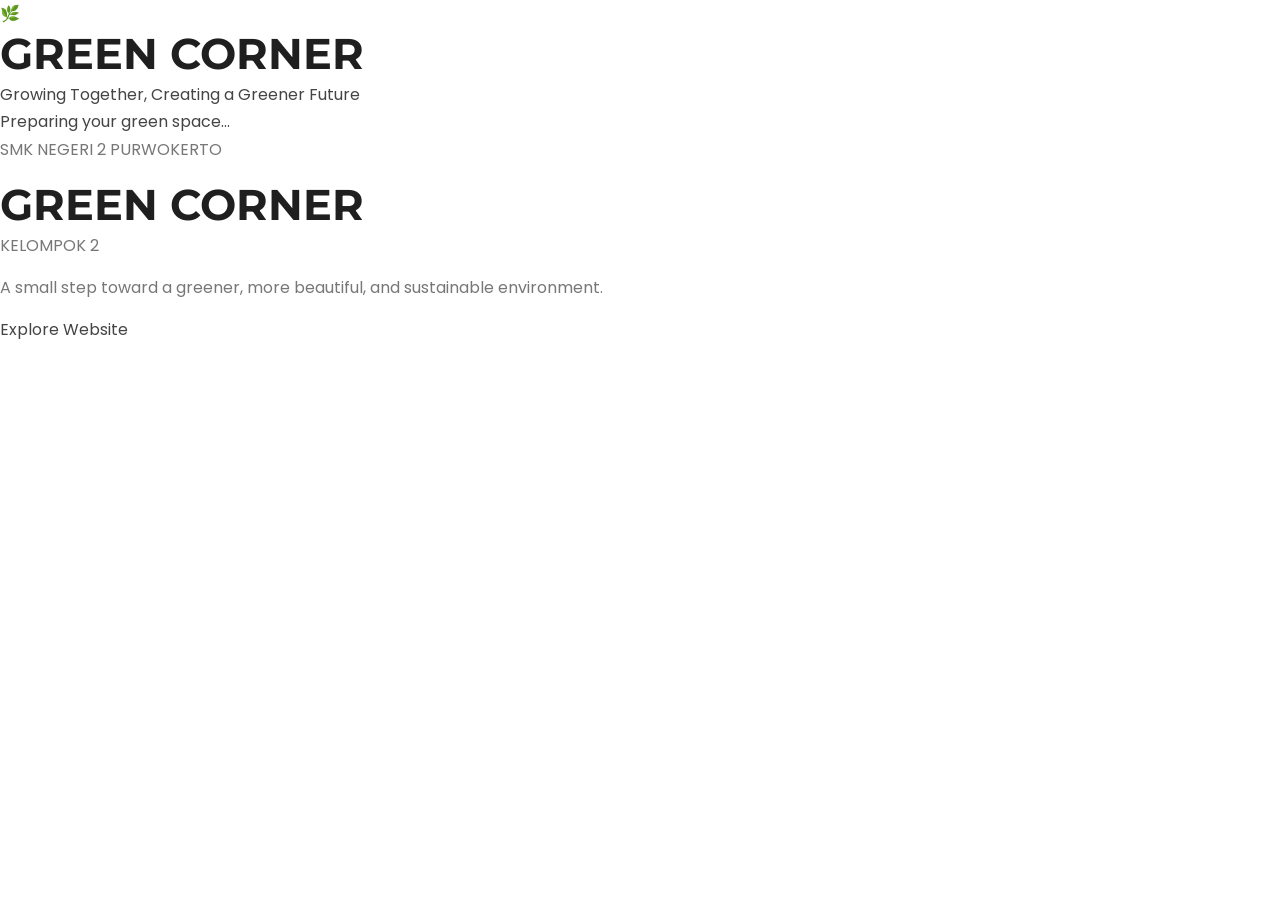
<file: index.html>
<!DOCTYPE html>
<html lang="id">

<head>

    <meta charset="UTF-8">

    <meta name="viewport"
          content="width=device-width, initial-scale=1.0">

    <title>Green Corner</title>


    <!-- Google Fonts -->

    <link rel="preconnect"
          href="https://fonts.googleapis.com">

    <link rel="preconnect"
          href="https://fonts.gstatic.com"
          crossorigin>

    <link href="https://fonts.googleapis.com/css2?family=Montserrat:wght@600;700;800&family=Poppins:wght@400;500;600;700&display=swap"
          rel="stylesheet">


    <!-- CSS -->

    <link rel="stylesheet"
          href="style.css">

</head>


<body>


    <!-- =====================================================
         LOADING SCREEN
    ====================================================== -->

    <div id="loading-screen">

        <div class="loader-content">

            <div class="loader-icon">
                🌿
            </div>

            <h1>GREEN CORNER</h1>

            <p>
                Growing Together, Creating a Greener Future
            </p>

            <div class="loader-bar">

                <div class="loader-progress"></div>

            </div>

            <span class="loader-text">
                Preparing your green space...
            </span>

        </div>

    </div>



    <!-- =====================================================
         MAIN WEBSITE
    ====================================================== -->

    <main id="main-content">


        <section class="intro">


            <div class="intro-content">


                <p class="small-title">
                    SMK NEGERI 2 PURWOKERTO
                </p>


                <h1>
                    GREEN <span>CORNER</span>
                </h1>


                <!-- KELOMPOK -->

                <p class="group-name">
                    KELOMPOK 2
                </p>


                <p class="description">

                    A small step toward a greener,
                    more beautiful, and sustainable environment.

                </p>


                <a href="home.html"
                   class="start-button">

                    Explore Website

                </a>


            </div>

        </section>


    </main>



    <!-- JavaScript -->

    <script src="js/script.js"></script>

</body>

</html>
</file>
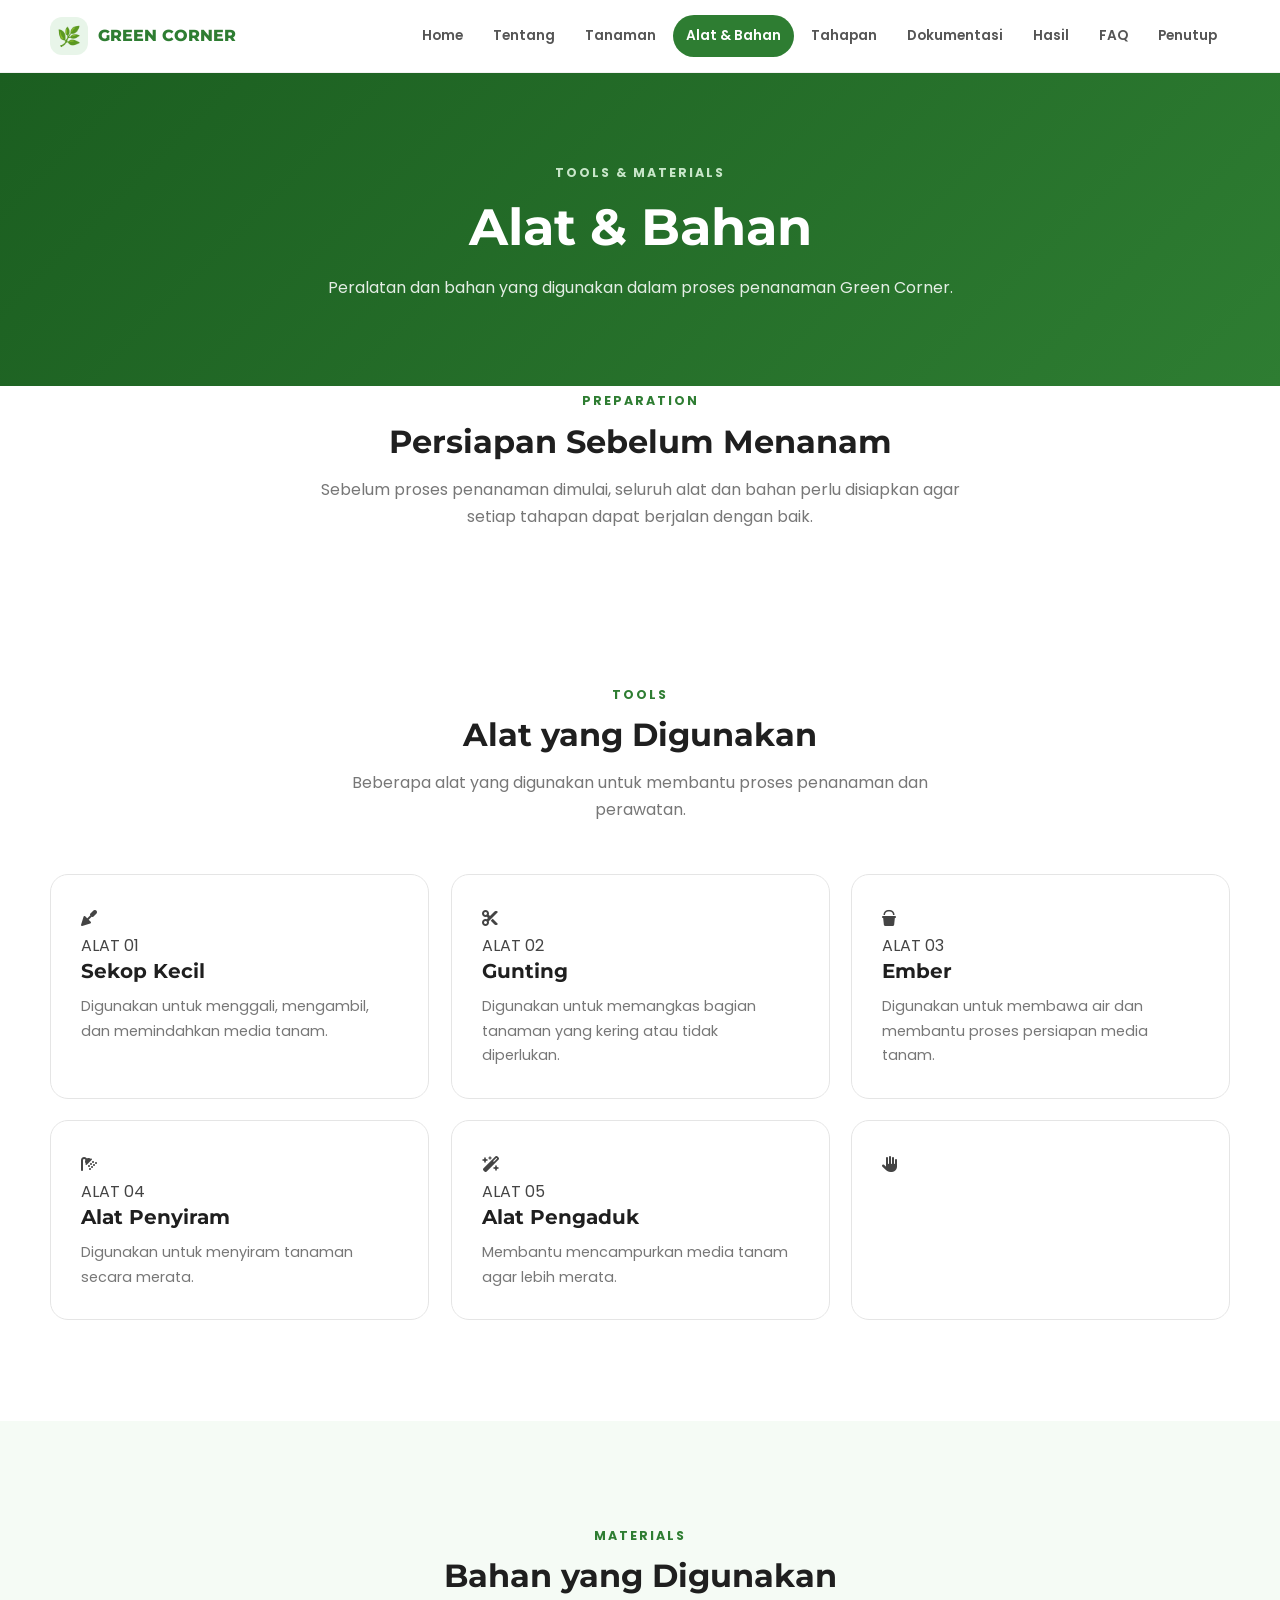
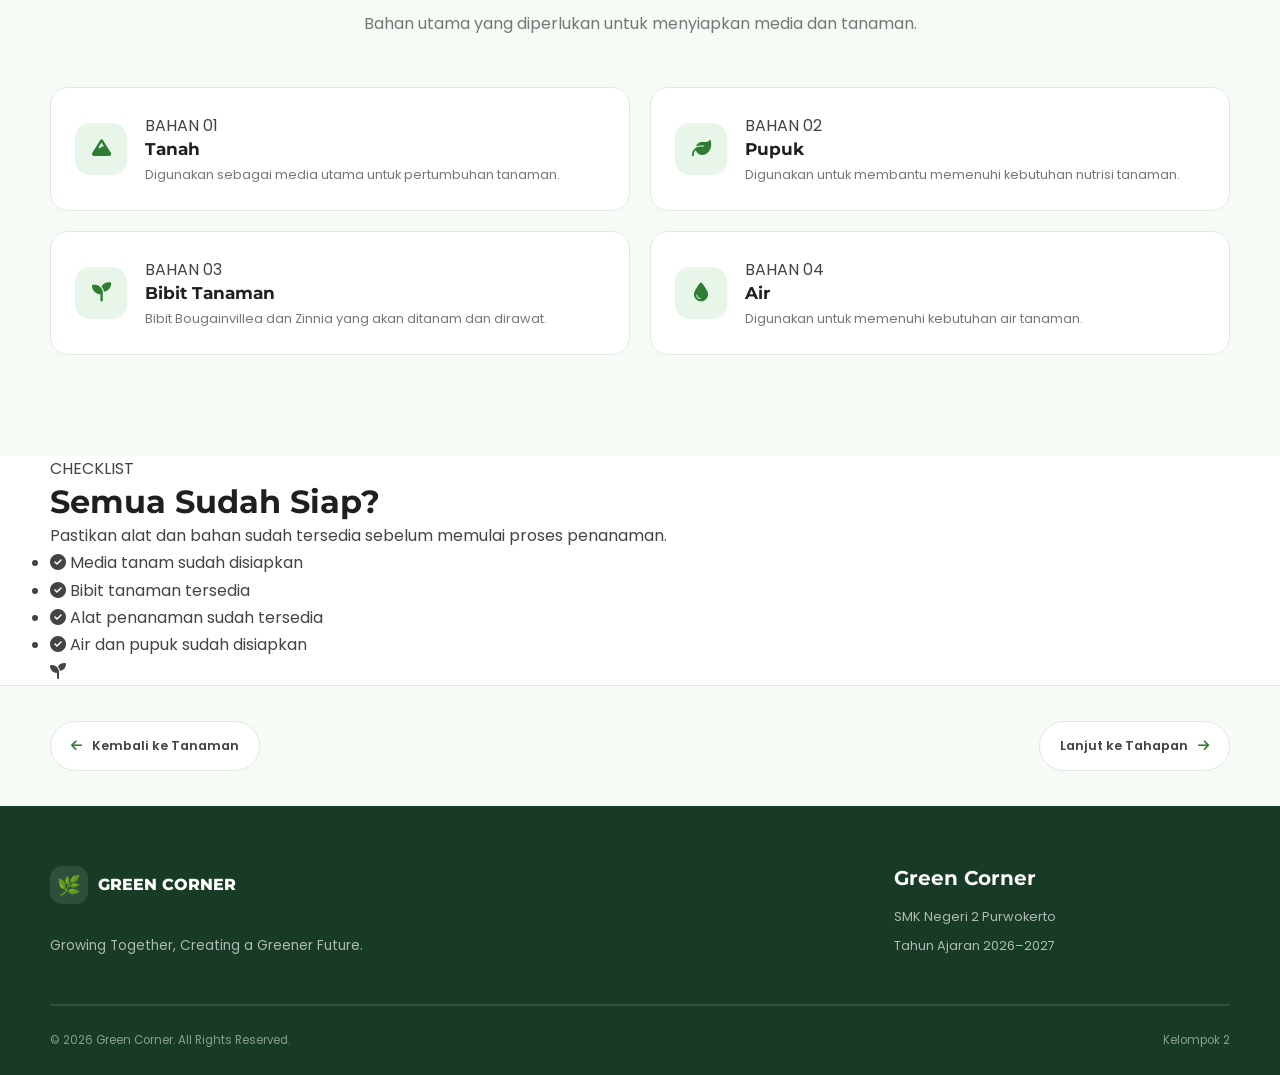
<file: alat.html>
<!DOCTYPE html>
<html lang="id">

<head>

    <meta charset="UTF-8">

    <meta name="viewport"
          content="width=device-width, initial-scale=1.0">

    <title>Alat & Bahan | Green Corner</title>


    <!-- Google Fonts -->

    <link rel="preconnect"
          href="https://fonts.googleapis.com">

    <link rel="preconnect"
          href="https://fonts.googleapis.com"
          crossorigin>

    <link href="https://fonts.googleapis.com/css2?family=Montserrat:wght@600;700;800&family=Poppins:wght@400;500;600;700&display=swap"
          rel="stylesheet">


    <!-- Font Awesome -->

    <link rel="stylesheet"
          href="https://cdnjs.cloudflare.com/ajax/libs/font-awesome/6.7.2/css/all.min.css">


    <!-- CSS -->

    <link rel="stylesheet"
          href="style.css">

</head>


<body>


    <!-- =====================================================
         NAVBAR
    ====================================================== -->

    <header class="navbar">

        <div class="container">


            <!-- LOGO -->

            <a href="home.html"
               class="nav-logo">

                <span class="nav-logo-icon">
                    🌿
                </span>

                <span>
                    GREEN CORNER
                </span>

            </a>


            <!-- MOBILE MENU -->

            <button class="menu-toggle"
                    aria-label="Buka menu"
                    aria-expanded="false">

                <i class="fa-solid fa-bars"></i>

            </button>


            <!-- NAVIGATION -->

            <nav>

                <ul>

                    <li>
                        <a href="home.html">
                            Home
                        </a>
                    </li>

                    <li>
                        <a href="tentang.html">
                            Tentang
                        </a>
                    </li>

                    <li>
                        <a href="tanaman.html">
                            Tanaman
                        </a>
                    </li>

                    <li>
                        <a href="alat.html"
                           class="active">
                            Alat & Bahan
                        </a>
                    </li>

                    <li>
                        <a href="tahapan.html">
                            Tahapan
                        </a>
                    </li>

                    <li>
                        <a href="dokumentasi.html">
                            Dokumentasi
                        </a>
                    </li>

                    <li>
                        <a href="hasil.html">
                            Hasil
                        </a>
                    </li>

                    <li>
                        <a href="faq.html">
                            FAQ
                        </a>
                    </li>

                    <li>
                        <a href="penutup.html">
                            Penutup
                        </a>
                    </li>

                </ul>

            </nav>

        </div>

    </header>



    <!-- =====================================================
         PAGE HEADER
    ====================================================== -->

    <main>

        <section class="page-header">

            <div class="container">

                <div class="page-header-content">

                    <span>
                        TOOLS & MATERIALS
                    </span>

                    <h1>
                        Alat & Bahan
                    </h1>

                    <p>

                        Peralatan dan bahan yang digunakan
                        dalam proses penanaman Green Corner.

                    </p>

                </div>

            </div>

        </section>



        <!-- =====================================================
             INTRODUCTION
        ====================================================== -->

        <section class="tools-intro">

            <div class="container">

                <div class="section-title">

                    <span>
                        PREPARATION
                    </span>

                    <h2>
                        Persiapan Sebelum Menanam
                    </h2>

                    <p>

                        Sebelum proses penanaman dimulai,
                        seluruh alat dan bahan perlu disiapkan
                        agar setiap tahapan dapat berjalan
                        dengan baik.

                    </p>

                </div>

            </div>

        </section>



        <!-- =====================================================
             TOOLS
        ====================================================== -->

        <section class="tools-section">

            <div class="container">


                <div class="section-title">

                    <span>
                        TOOLS
                    </span>

                    <h2>
                        Alat yang Digunakan
                    </h2>

                    <p>

                        Beberapa alat yang digunakan untuk
                        membantu proses penanaman dan perawatan.

                    </p>

                </div>



                <div class="tools-grid">


                    <!-- SEKOP -->

                    <article class="tool-card">

                        <div class="tool-icon">

                            <i class="fa-solid fa-trowel"></i>

                        </div>

                        <span>
                            ALAT 01
                        </span>

                        <h3>
                            Sekop Kecil
                        </h3>

                        <p>

                            Digunakan untuk menggali,
                            mengambil, dan memindahkan
                            media tanam.

                        </p>

                    </article>



                    <!-- GUNTING -->

                    <article class="tool-card">

                        <div class="tool-icon">

                            <i class="fa-solid fa-scissors"></i>

                        </div>

                        <span>
                            ALAT 02
                        </span>

                        <h3>
                            Gunting
                        </h3>

                        <p>

                            Digunakan untuk memangkas
                            bagian tanaman yang kering
                            atau tidak diperlukan.

                        </p>

                    </article>



                    <!-- EMBER -->

                    <article class="tool-card">

                        <div class="tool-icon">

                            <i class="fa-solid fa-bucket"></i>

                        </div>

                        <span>
                            ALAT 03
                        </span>

                        <h3>
                            Ember
                        </h3>

                        <p>

                            Digunakan untuk membawa air
                            dan membantu proses persiapan
                            media tanam.

                        </p>

                    </article>



                    <!-- PENYIRAM -->

                    <article class="tool-card">

                        <div class="tool-icon">

                            <i class="fa-solid fa-shower"></i>

                        </div>

                        <span>
                            ALAT 04
                        </span>

                        <h3>
                            Alat Penyiram
                        </h3>

                        <p>

                            Digunakan untuk menyiram tanaman
                            secara merata.

                        </p>

                    </article>



                    <!-- PENGADUK -->

                    <article class="tool-card">

                        <div class="tool-icon">

                            <i class="fa-solid fa-wand-magic-sparkles"></i>

                        </div>

                        <span>
                            ALAT 05
                        </span>

                        <h3>
                            Alat Pengaduk
                        </h3>

                        <p>

                            Membantu mencampurkan media tanam
                            agar lebih merata.

                        </p>

                    </article>



                    <!-- SARUNG TANGAN -->

                    <article class="tool-card">

                        <div class="tool-icon">

                            <i class="fa-solid fa-hand"></i>
                            


                </div>

            </div>

        </section>



        <!-- =====================================================
             MATERIALS
        ====================================================== -->

        <section class="materials-section">

            <div class="container">


                <div class="section-title">

                    <span>
                        MATERIALS
                    </span>

                    <h2>
                        Bahan yang Digunakan
                    </h2>

                    <p>

                        Bahan utama yang diperlukan untuk
                        menyiapkan media dan tanaman.

                    </p>

                </div>



                <div class="materials-grid">



                    <!-- TANAH -->

                    <article class="material-card">

                        <div class="material-icon">

                            <i class="fa-solid fa-mountain"></i>

                        </div>

                        <div class="material-content">

                            <span>
                                BAHAN 01
                            </span>

                            <h3>
                                Tanah
                            </h3>

                            <p>

                                Digunakan sebagai media utama
                                untuk pertumbuhan tanaman.

                            </p>

                        </div>

                    </article>



                    <!-- PUPUK -->

                    <article class="material-card">

                        <div class="material-icon">

                            <i class="fa-solid fa-leaf"></i>

                        </div>

                        <div class="material-content">

                            <span>
                                BAHAN 02
                            </span>

                            <h3>
                                Pupuk
                            </h3>

                            <p>

                                Digunakan untuk membantu
                                memenuhi kebutuhan nutrisi
                                tanaman.

                            </p>

                        </div>

                    </article>



                    <!-- BIBIT -->

                    <article class="material-card">

                        <div class="material-icon">

                            <i class="fa-solid fa-seedling"></i>

                        </div>

                        <div class="material-content">

                            <span>
                                BAHAN 03
                            </span>

                            <h3>
                                Bibit Tanaman
                            </h3>

                            <p>

                                Bibit Bougainvillea dan Zinnia
                                yang akan ditanam dan dirawat.

                            </p>

                        </div>

                    </article>



                    <!-- AIR -->

                    <article class="material-card">

                        <div class="material-icon">

                            <i class="fa-solid fa-droplet"></i>

                        </div>

                        <div class="material-content">

                            <span>
                                BAHAN 04
                            </span>

                            <h3>
                                Air
                            </h3>

                            <p>

                                Digunakan untuk memenuhi
                                kebutuhan air tanaman.

                            </p>

                        </div>

                    </article>


                </div>

            </div>

        </section>



        <!-- =====================================================
             PREPARATION CHECKLIST
        ====================================================== -->

        <section class="preparation-section">

            <div class="container">


                <div class="preparation-box">


                    <div class="preparation-content">

                        <span>
                            CHECKLIST
                        </span>

                        <h2>
                            Semua Sudah Siap?
                        </h2>

                        <p>

                            Pastikan alat dan bahan sudah tersedia
                            sebelum memulai proses penanaman.

                        </p>


                        <ul class="checklist">

                            <li>

                                <i class="fa-solid fa-circle-check"></i>

                                Media tanam sudah disiapkan

                            </li>

                            <li>

                                <i class="fa-solid fa-circle-check"></i>

                                Bibit tanaman tersedia

                            </li>

                            <li>

                                <i class="fa-solid fa-circle-check"></i>

                                Alat penanaman sudah tersedia

                            </li>

                            <li>

                                <i class="fa-solid fa-circle-check"></i>

                                Air dan pupuk sudah disiapkan

                            </li>

                        </ul>

                    </div>


                    <div class="preparation-icon">

                        <i class="fa-solid fa-seedling"></i>

                    </div>


                </div>

            </div>

        </section>



        <!-- =====================================================
             NAVIGATION
        ====================================================== -->

        <section class="page-navigation">

            <div class="container">


                <a href="tanaman.html"
                   class="page-nav-button">

                    <i class="fa-solid fa-arrow-left"></i>

                    <span>
                        Kembali ke Tanaman
                    </span>

                </a>


                <a href="tahapan.html"
                   class="page-nav-button next">

                    <span>
                        Lanjut ke Tahapan
                    </span>

                    <i class="fa-solid fa-arrow-right"></i>

                </a>


            </div>

        </section>


    </main>



    <!-- =====================================================
         FOOTER
    ====================================================== -->

    <footer class="footer">

        <div class="container">


            <div class="footer-main">


                <div class="footer-brand">

                    <a href="home.html"
                       class="nav-logo">

                        <span class="nav-logo-icon">
                            🌿
                        </span>

                        <span>
                            GREEN CORNER
                        </span>

                    </a>

                    <p>

                        Growing Together,
                        Creating a Greener Future.

                    </p>

                </div>


                <div class="footer-info">

                    <h3>
                        Green Corner
                    </h3>

                    <p>
                        SMK Negeri 2 Purwokerto
                    </p>

                    <p>
                        Tahun Ajaran 2026–2027
                    </p>

                </div>


            </div>


            <div class="footer-bottom">

                <p>
                    © 2026 Green Corner. All Rights Reserved.
                </p>

                <p>
                    Kelompok 2
                </p>

            </div>


        </div>

    </footer>



    <!-- =====================================================
         JAVASCRIPT
    ====================================================== -->

    <script src="js/script.js"></script>

</body>

</html>
</file>
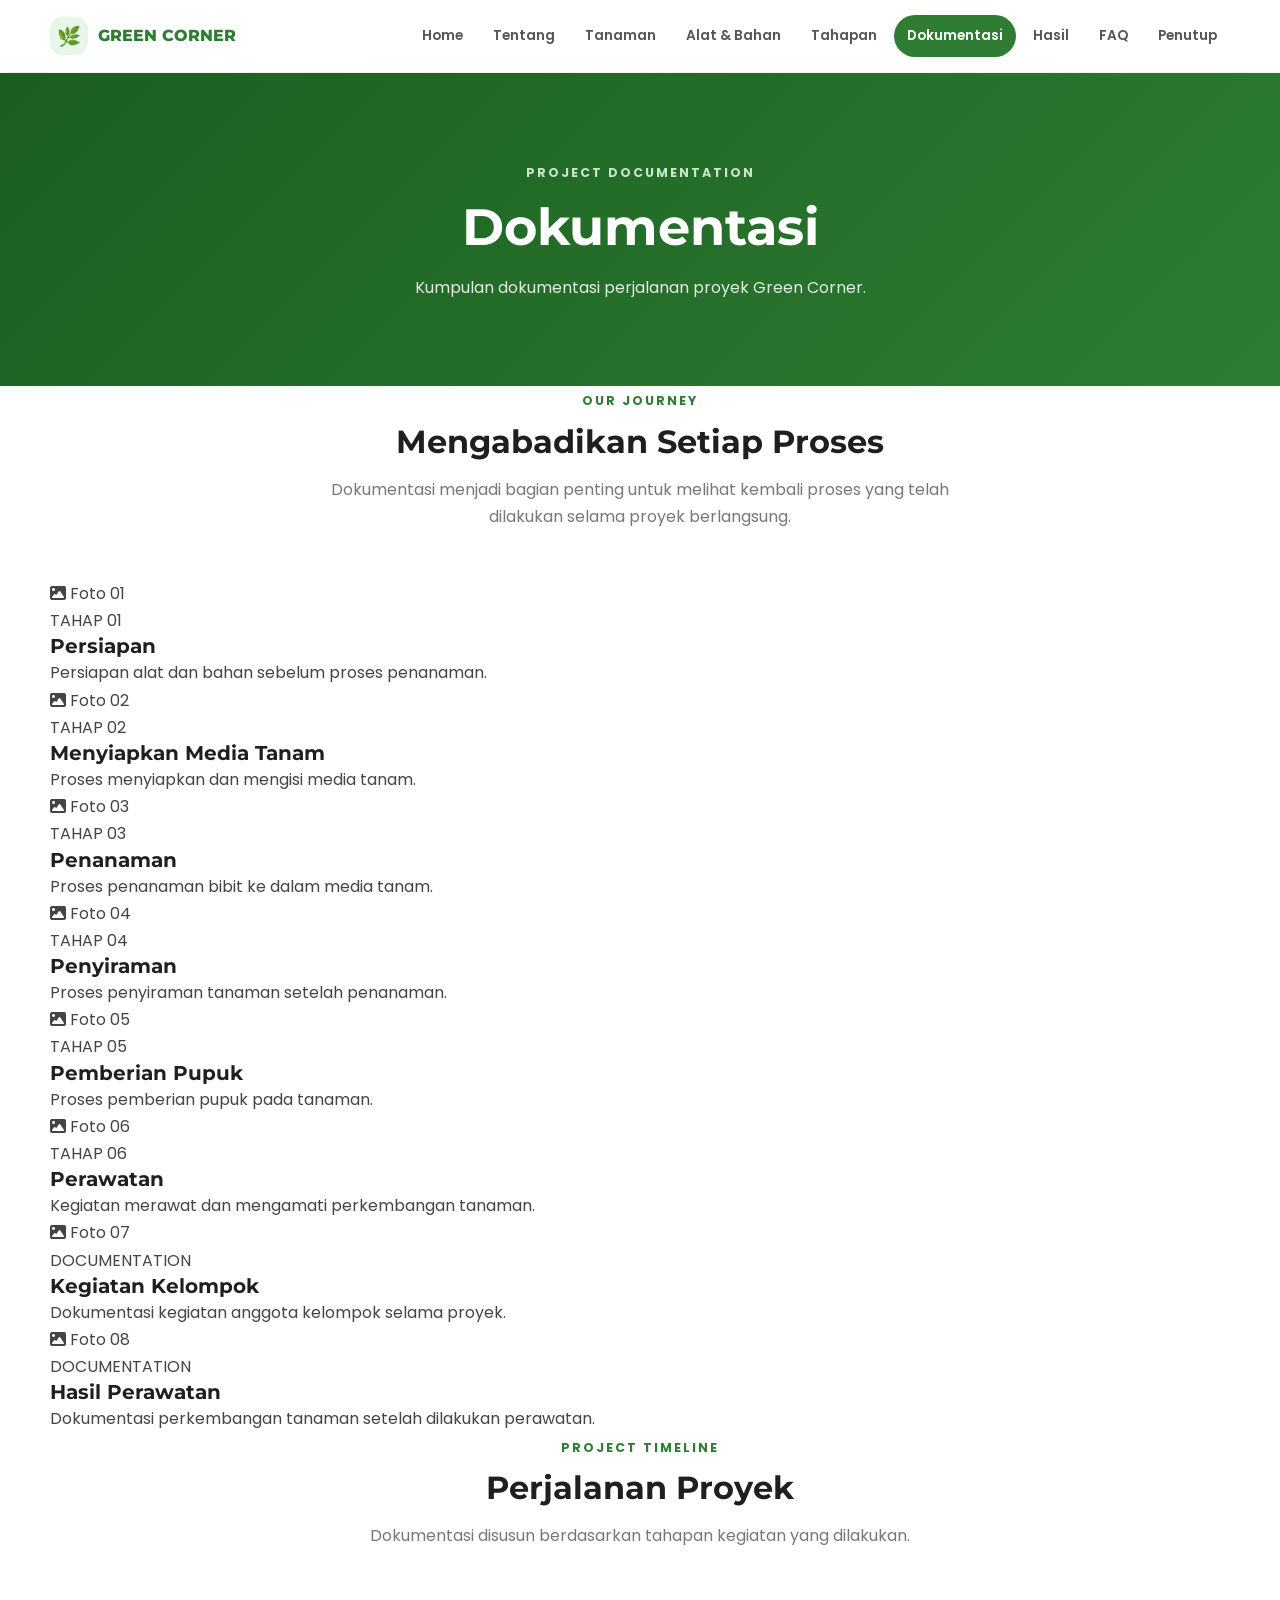
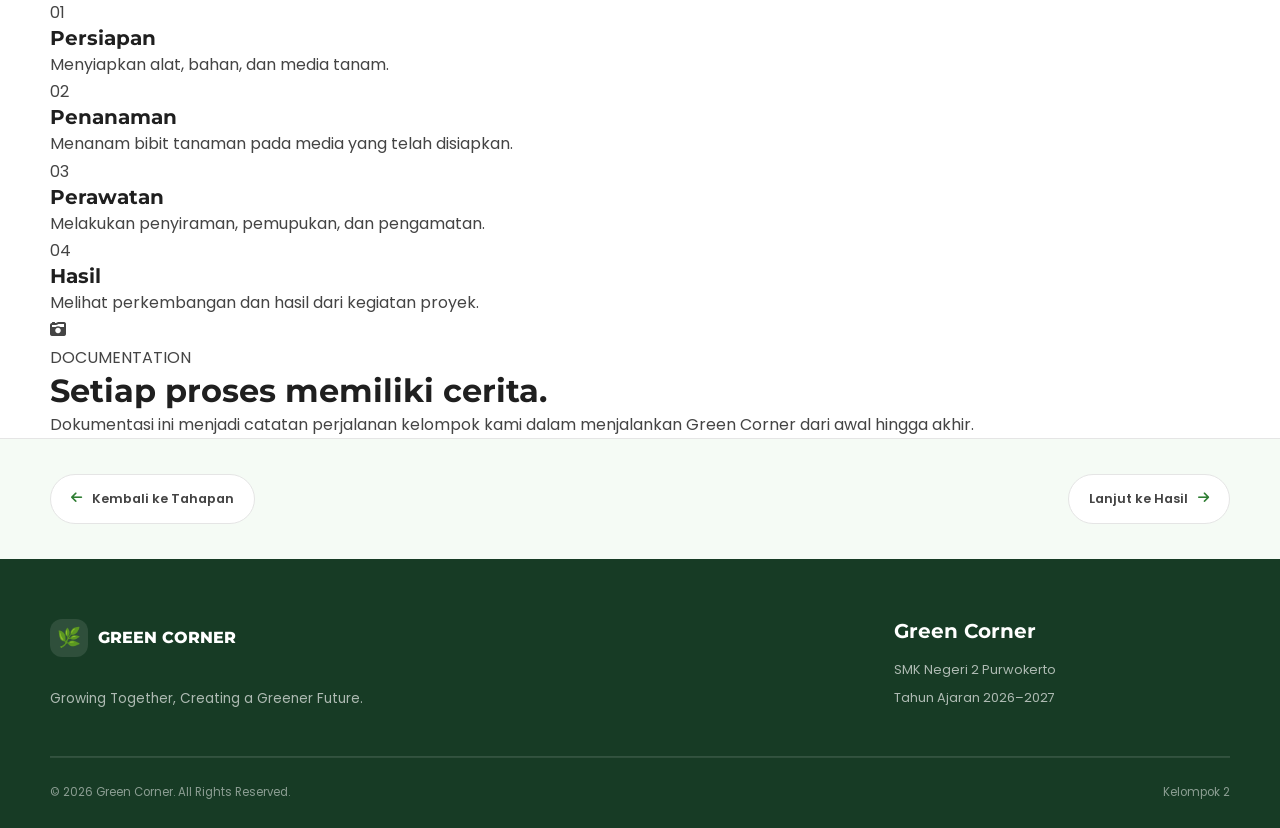
<file: dokumentasi.html>
<!DOCTYPE html>
<html lang="id">

<head>

    <meta charset="UTF-8">

    <meta name="viewport"
          content="width=device-width, initial-scale=1.0">

    <title>Dokumentasi | Green Corner</title>


    <!-- Google Fonts -->

    <link rel="preconnect"
          href="https://fonts.googleapis.com">

    <link rel="preconnect"
          href="https://fonts.gstatic.com"
          crossorigin>

    <link href="https://fonts.googleapis.com/css2?family=Montserrat:wght@600;700;800&family=Poppins:wght@400;500;600;700&display=swap"
          rel="stylesheet">


    <!-- Font Awesome -->

    <link rel="stylesheet"
          href="https://cdnjs.cloudflare.com/ajax/libs/font-awesome/6.7.2/css/all.min.css">


    <!-- CSS -->

    <link rel="stylesheet"
          href="style.css">

</head>


<body>


    <!-- =====================================================
         NAVBAR
    ====================================================== -->

    <header class="navbar">

        <div class="container">


            <!-- LOGO -->

            <a href="home.html"
               class="nav-logo">

                <span class="nav-logo-icon">
                    🌿
                </span>

                <span>
                    GREEN CORNER
                </span>

            </a>


            <!-- MOBILE MENU -->

            <button class="menu-toggle"
                    aria-label="Buka menu"
                    aria-expanded="false">

                <i class="fa-solid fa-bars"></i>

            </button>


            <!-- NAVIGATION -->

            <nav>

                <ul>

                    <li>
                        <a href="home.html">
                            Home
                        </a>
                    </li>

                    <li>
                        <a href="tentang.html">
                            Tentang
                        </a>
                    </li>

                    <li>
                        <a href="tanaman.html">
                            Tanaman
                        </a>
                    </li>

                    <li>
                        <a href="alat.html">
                            Alat & Bahan
                        </a>
                    </li>

                    <li>
                        <a href="tahapan.html">
                            Tahapan
                        </a>
                    </li>

                    <li>
                        <a href="dokumentasi.html"
                           class="active">
                            Dokumentasi
                        </a>
                    </li>

                    <li>
                        <a href="hasil.html">
                            Hasil
                        </a>
                    </li>

                    <li>
                        <a href="faq.html">
                            FAQ
                        </a>
                    </li>

                    <li>
                        <a href="penutup.html">
                            Penutup
                        </a>
                    </li>

                </ul>

            </nav>

        </div>

    </header>



    <!-- =====================================================
         PAGE HEADER
    ====================================================== -->

    <main>

        <section class="page-header">

            <div class="container">

                <div class="page-header-content">

                    <span>
                        PROJECT DOCUMENTATION
                    </span>

                    <h1>
                        Dokumentasi
                    </h1>

                    <p>

                        Kumpulan dokumentasi perjalanan
                        proyek Green Corner.

                    </p>

                </div>

            </div>

        </section>



        <!-- =====================================================
             INTRODUCTION
        ====================================================== -->

        <section class="documentation-intro">

            <div class="container">

                <div class="section-title">

                    <span>
                        OUR JOURNEY
                    </span>

                    <h2>
                        Mengabadikan Setiap Proses
                    </h2>

                    <p>

                        Dokumentasi menjadi bagian penting
                        untuk melihat kembali proses yang telah
                        dilakukan selama proyek berlangsung.

                    </p>

                </div>

            </div>

        </section>



        <!-- =====================================================
             PHOTO GALLERY
        ====================================================== -->

        <section class="gallery-section">

            <div class="container">


                <div class="gallery-grid">


                    <!-- PHOTO 01 -->

                    <article class="gallery-item">


                        <div class="gallery-image">

                            <div class="gallery-placeholder">

                                <i class="fa-solid fa-image"></i>

                                <span>
                                    Foto 01
                                </span>

                            </div>

                        </div>


                        <div class="gallery-content">

                            <span>
                                TAHAP 01
                            </span>

                            <h3>
                                Persiapan
                            </h3>

                            <p>

                                Persiapan alat dan bahan
                                sebelum proses penanaman.

                            </p>

                        </div>


                    </article>



                    <!-- PHOTO 02 -->

                    <article class="gallery-item">


                        <div class="gallery-image">

                            <div class="gallery-placeholder">

                                <i class="fa-solid fa-image"></i>

                                <span>
                                    Foto 02
                                </span>

                            </div>

                        </div>


                        <div class="gallery-content">

                            <span>
                                TAHAP 02
                            </span>

                            <h3>
                                Menyiapkan Media Tanam
                            </h3>

                            <p>

                                Proses menyiapkan dan mengisi
                                media tanam.

                            </p>

                        </div>


                    </article>



                    <!-- PHOTO 03 -->

                    <article class="gallery-item">


                        <div class="gallery-image">

                            <div class="gallery-placeholder">

                                <i class="fa-solid fa-image"></i>

                                <span>
                                    Foto 03
                                </span>

                            </div>

                        </div>


                        <div class="gallery-content">

                            <span>
                                TAHAP 03
                            </span>

                            <h3>
                                Penanaman
                            </h3>

                            <p>

                                Proses penanaman bibit
                                ke dalam media tanam.

                            </p>

                        </div>


                    </article>



                    <!-- PHOTO 04 -->

                    <article class="gallery-item">


                        <div class="gallery-image">

                            <div class="gallery-placeholder">

                                <i class="fa-solid fa-image"></i>

                                <span>
                                    Foto 04
                                </span>

                            </div>

                        </div>


                        <div class="gallery-content">

                            <span>
                                TAHAP 04
                            </span>

                            <h3>
                                Penyiraman
                            </h3>

                            <p>

                                Proses penyiraman tanaman
                                setelah penanaman.

                            </p>

                        </div>


                    </article>



                    <!-- PHOTO 05 -->

                    <article class="gallery-item">


                        <div class="gallery-image">

                            <div class="gallery-placeholder">

                                <i class="fa-solid fa-image"></i>

                                <span>
                                    Foto 05
                                </span>

                            </div>

                        </div>


                        <div class="gallery-content">

                            <span>
                                TAHAP 05
                            </span>

                            <h3>
                                Pemberian Pupuk
                            </h3>

                            <p>

                                Proses pemberian pupuk
                                pada tanaman.

                            </p>

                        </div>


                    </article>



                    <!-- PHOTO 06 -->

                    <article class="gallery-item">


                        <div class="gallery-image">

                            <div class="gallery-placeholder">

                                <i class="fa-solid fa-image"></i>

                                <span>
                                    Foto 06
                                </span>

                            </div>

                        </div>


                        <div class="gallery-content">

                            <span>
                                TAHAP 06
                            </span>

                            <h3>
                                Perawatan
                            </h3>

                            <p>

                                Kegiatan merawat dan mengamati
                                perkembangan tanaman.

                            </p>

                        </div>


                    </article>



                    <!-- PHOTO 07 -->

                    <article class="gallery-item">


                        <div class="gallery-image">

                            <div class="gallery-placeholder">

                                <i class="fa-solid fa-image"></i>

                                <span>
                                    Foto 07
                                </span>

                            </div>

                        </div>


                        <div class="gallery-content">

                            <span>
                                DOCUMENTATION
                            </span>

                            <h3>
                                Kegiatan Kelompok
                            </h3>

                            <p>

                                Dokumentasi kegiatan anggota
                                kelompok selama proyek.

                            </p>

                        </div>


                    </article>



                    <!-- PHOTO 08 -->

                    <article class="gallery-item">


                        <div class="gallery-image">

                            <div class="gallery-placeholder">

                                <i class="fa-solid fa-image"></i>

                                <span>
                                    Foto 08
                                </span>

                            </div>

                        </div>


                        <div class="gallery-content">

                            <span>
                                DOCUMENTATION
                            </span>

                            <h3>
                                Hasil Perawatan
                            </h3>

                            <p>

                                Dokumentasi perkembangan tanaman
                                setelah dilakukan perawatan.

                            </p>

                        </div>


                    </article>


                </div>

            </div>

        </section>



        <!-- =====================================================
             DOCUMENTATION TIMELINE
        ====================================================== -->

        <section class="documentation-timeline">

            <div class="container">


                <div class="section-title">

                    <span>
                        PROJECT TIMELINE
                    </span>

                    <h2>
                        Perjalanan Proyek
                    </h2>

                    <p>

                        Dokumentasi disusun berdasarkan
                        tahapan kegiatan yang dilakukan.

                    </p>

                </div>


                <div class="timeline-list">


                    <div class="timeline-item">

                        <div class="timeline-number">
                            01
                        </div>

                        <div class="timeline-content">

                            <h3>
                                Persiapan
                            </h3>

                            <p>
                                Menyiapkan alat, bahan,
                                dan media tanam.
                            </p>

                        </div>

                    </div>


                    <div class="timeline-item">

                        <div class="timeline-number">
                            02
                        </div>

                        <div class="timeline-content">

                            <h3>
                                Penanaman
                            </h3>

                            <p>
                                Menanam bibit tanaman
                                pada media yang telah disiapkan.
                            </p>

                        </div>

                    </div>


                    <div class="timeline-item">

                        <div class="timeline-number">
                            03
                        </div>

                        <div class="timeline-content">

                            <h3>
                                Perawatan
                            </h3>

                            <p>
                                Melakukan penyiraman,
                                pemupukan, dan pengamatan.
                            </p>

                        </div>

                    </div>


                    <div class="timeline-item">

                        <div class="timeline-number">
                            04
                        </div>

                        <div class="timeline-content">

                            <h3>
                                Hasil
                            </h3>

                            <p>
                                Melihat perkembangan dan
                                hasil dari kegiatan proyek.
                            </p>

                        </div>

                    </div>


                </div>

            </div>

        </section>



        <!-- =====================================================
             PHOTO NOTE
        ====================================================== -->

        <section class="documentation-note">

            <div class="container">


                <div class="note-box">


                    <div class="note-icon">

                        <i class="fa-solid fa-camera-retro"></i>

                    </div>


                    <div class="note-content">

                        <span>
                            DOCUMENTATION
                        </span>

                        <h2>
                            Setiap proses memiliki cerita.
                        </h2>

                        <p>

                            Dokumentasi ini menjadi catatan
                            perjalanan kelompok kami dalam
                            menjalankan Green Corner dari
                            awal hingga akhir.

                        </p>

                    </div>


                </div>

            </div>

        </section>



        <!-- =====================================================
             NAVIGATION
        ====================================================== -->

        <section class="page-navigation">

            <div class="container">


                <a href="tahapan.html"
                   class="page-nav-button">

                    <i class="fa-solid fa-arrow-left"></i>

                    <span>
                        Kembali ke Tahapan
                    </span>

                </a>


                <a href="hasil.html"
                   class="page-nav-button next">

                    <span>
                        Lanjut ke Hasil
                    </span>

                    <i class="fa-solid fa-arrow-right"></i>

                </a>


            </div>

        </section>


    </main>



    <!-- =====================================================
         FOOTER
    ====================================================== -->

    <footer class="footer">

        <div class="container">


            <div class="footer-main">


                <div class="footer-brand">

                    <a href="home.html"
                       class="nav-logo">

                        <span class="nav-logo-icon">
                            🌿
                        </span>

                        <span>
                            GREEN CORNER
                        </span>

                    </a>


                    <p>

                        Growing Together,
                        Creating a Greener Future.

                    </p>

                </div>


                <div class="footer-info">

                    <h3>
                        Green Corner
                    </h3>

                    <p>
                        SMK Negeri 2 Purwokerto
                    </p>

                    <p>
                        Tahun Ajaran 2026–2027
                    </p>

                </div>


            </div>


            <div class="footer-bottom">

                <p>
                    © 2026 Green Corner. All Rights Reserved.
                </p>

                <p>
                    Kelompok 2
                </p>

            </div>


        </div>

    </footer>



    <!-- =====================================================
         JAVASCRIPT
    ====================================================== -->

    <script src="js/script.js"></script>

</body>

</html>
</file>
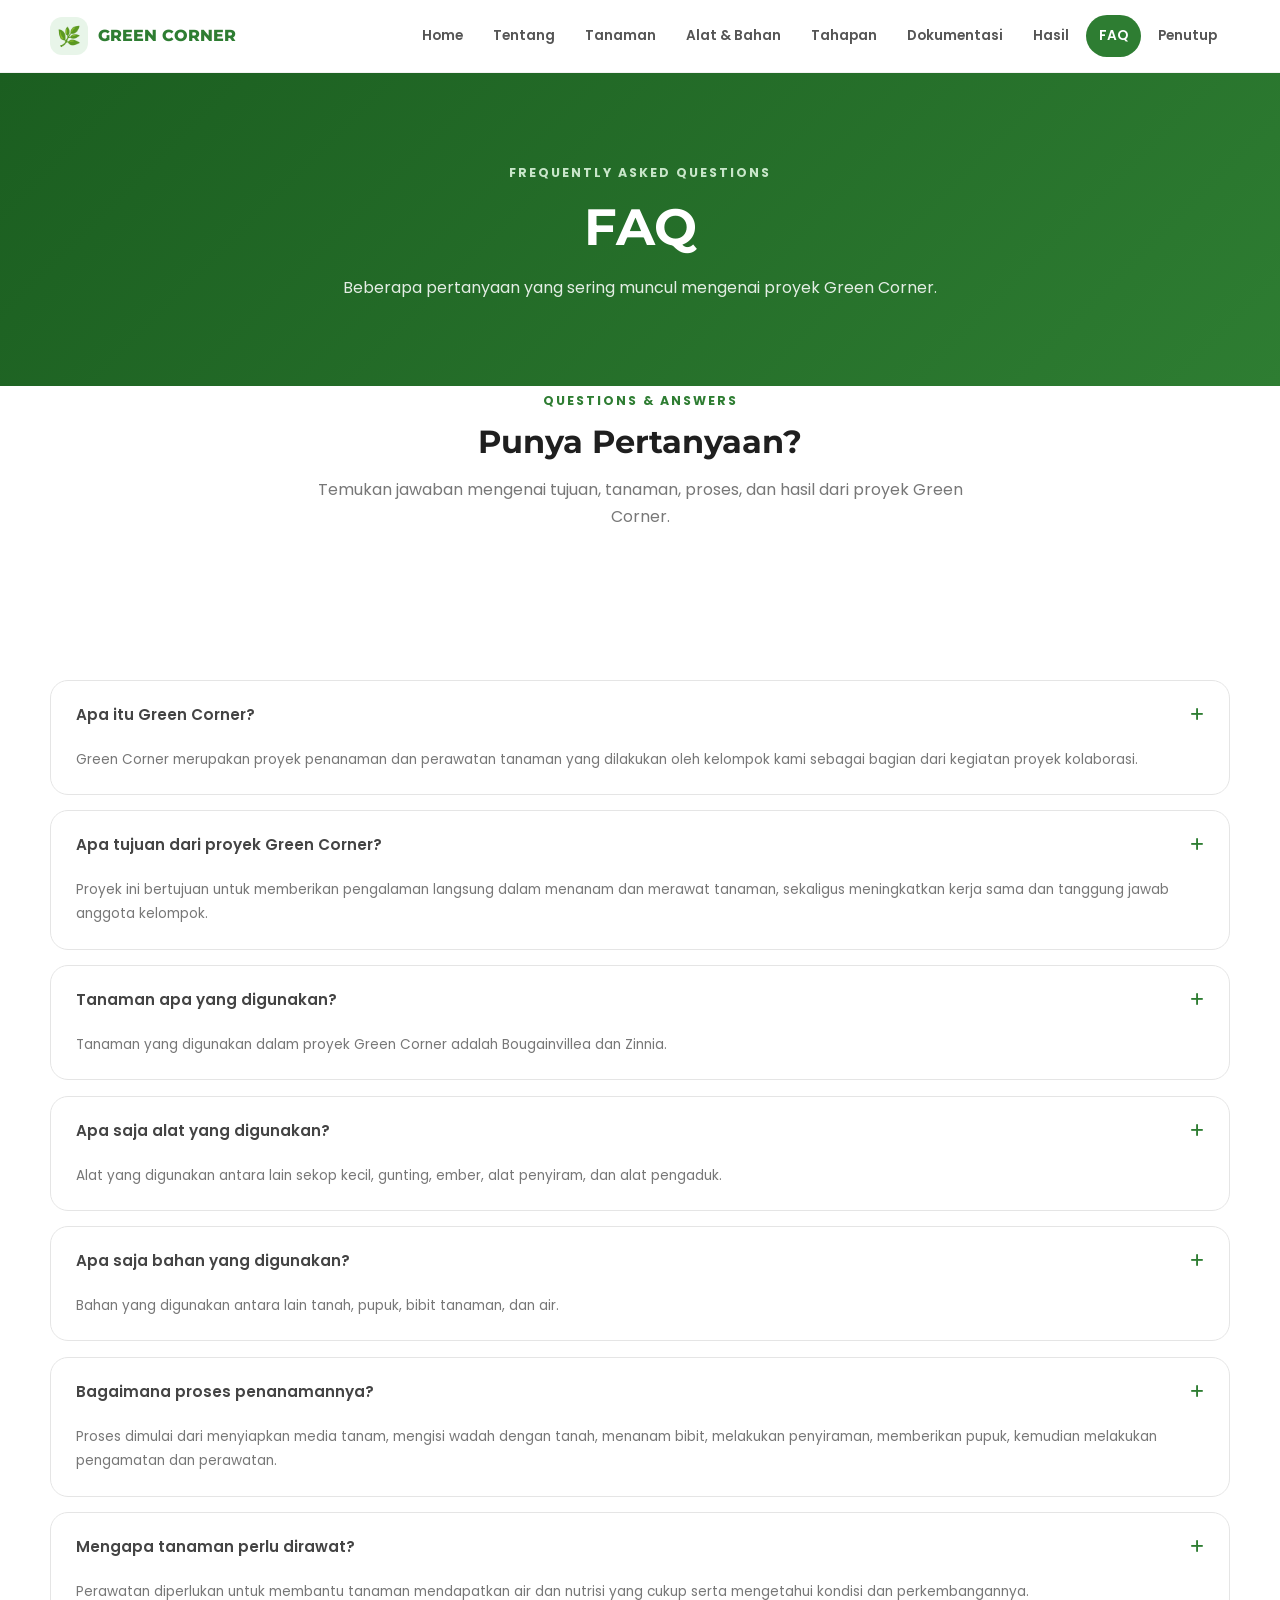
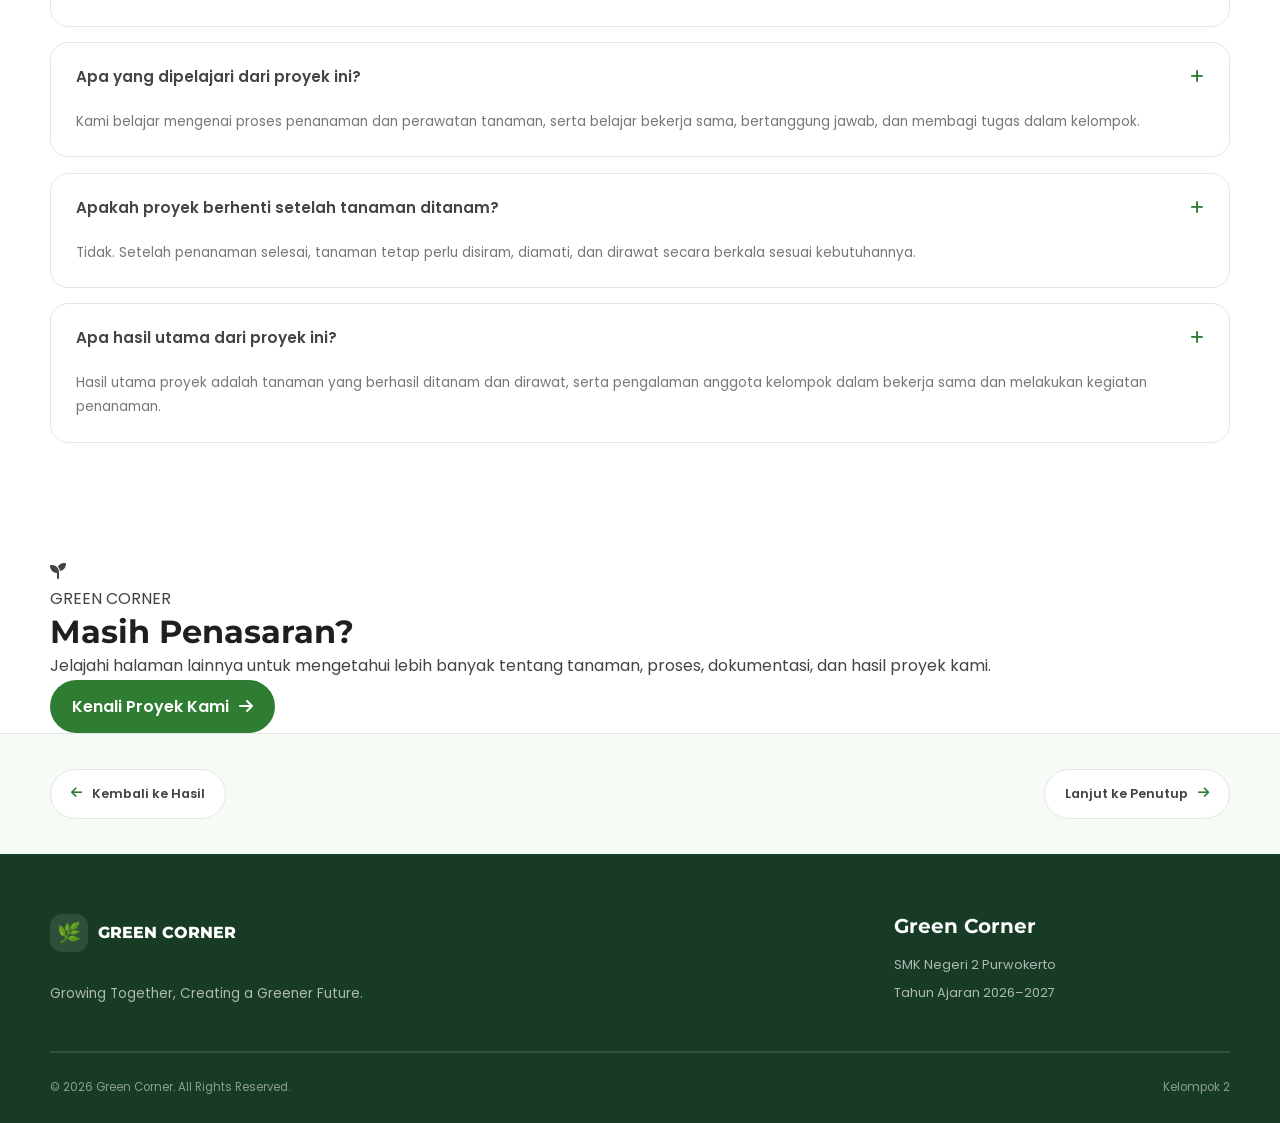
<file: faq.html>
<!DOCTYPE html>
<html lang="id">

<head>

    <meta charset="UTF-8">

    <meta name="viewport"
          content="width=device-width, initial-scale=1.0">

    <title>FAQ | Green Corner</title>


    <!-- Google Fonts -->

    <link rel="preconnect"
          href="https://fonts.googleapis.com">

    <link rel="preconnect"
          href="https://fonts.gstatic.com"
          crossorigin>

    <link href="https://fonts.googleapis.com/css2?family=Montserrat:wght@600;700;800&family=Poppins:wght@400;500;600;700&display=swap"
          rel="stylesheet">


    <!-- Font Awesome -->

    <link rel="stylesheet"
          href="https://cdnjs.cloudflare.com/ajax/libs/font-awesome/6.7.2/css/all.min.css">


    <!-- CSS -->

    <link rel="stylesheet"
          href="style.css">

</head>


<body>


    <!-- =====================================================
         NAVBAR
    ====================================================== -->

    <header class="navbar">

        <div class="container">


            <!-- LOGO -->

            <a href="home.html"
               class="nav-logo">

                <span class="nav-logo-icon">
                    🌿
                </span>

                <span>
                    GREEN CORNER
                </span>

            </a>


            <!-- MOBILE MENU -->

            <button class="menu-toggle"
                    aria-label="Buka menu"
                    aria-expanded="false">

                <i class="fa-solid fa-bars"></i>

            </button>


            <!-- NAVIGATION -->

            <nav>

                <ul>

                    <li>
                        <a href="home.html">
                            Home
                        </a>
                    </li>

                    <li>
                        <a href="tentang.html">
                            Tentang
                        </a>
                    </li>

                    <li>
                        <a href="tanaman.html">
                            Tanaman
                        </a>
                    </li>

                    <li>
                        <a href="alat.html">
                            Alat & Bahan
                        </a>
                    </li>

                    <li>
                        <a href="tahapan.html">
                            Tahapan
                        </a>
                    </li>

                    <li>
                        <a href="dokumentasi.html">
                            Dokumentasi
                        </a>
                    </li>

                    <li>
                        <a href="hasil.html">
                            Hasil
                        </a>
                    </li>

                    <li>
                        <a href="faq.html"
                           class="active">
                            FAQ
                        </a>
                    </li>

                    <li>
                        <a href="penutup.html">
                            Penutup
                        </a>
                    </li>

                </ul>

            </nav>

        </div>

    </header>



    <!-- =====================================================
         PAGE HEADER
    ====================================================== -->

    <main>

        <section class="page-header">

            <div class="container">

                <div class="page-header-content">

                    <span>
                        FREQUENTLY ASKED QUESTIONS
                    </span>

                    <h1>
                        FAQ
                    </h1>

                    <p>

                        Beberapa pertanyaan yang sering muncul
                        mengenai proyek Green Corner.

                    </p>

                </div>

            </div>

        </section>



        <!-- =====================================================
             FAQ INTRO
        ====================================================== -->

        <section class="faq-intro">

            <div class="container">

                <div class="section-title">

                    <span>
                        QUESTIONS & ANSWERS
                    </span>

                    <h2>
                        Punya Pertanyaan?
                    </h2>

                    <p>

                        Temukan jawaban mengenai tujuan,
                        tanaman, proses, dan hasil dari
                        proyek Green Corner.

                    </p>

                </div>

            </div>

        </section>



        <!-- =====================================================
             FAQ LIST
        ====================================================== -->

        <section class="faq-section">

            <div class="container">


                <div class="faq-list">


                    <!-- FAQ 01 -->

                    <article class="faq-item">

                        <button class="faq-question"
                                type="button"
                                aria-expanded="false">

                            <span>
                                Apa itu Green Corner?
                            </span>

                            <i class="fa-solid fa-plus"></i>

                        </button>


                        <div class="faq-answer">

                            <p>

                                Green Corner merupakan proyek
                                penanaman dan perawatan tanaman
                                yang dilakukan oleh kelompok kami
                                sebagai bagian dari kegiatan
                                proyek kolaborasi.

                            </p>

                        </div>

                    </article>



                    <!-- FAQ 02 -->

                    <article class="faq-item">

                        <button class="faq-question"
                                type="button"
                                aria-expanded="false">

                            <span>
                                Apa tujuan dari proyek Green Corner?
                            </span>

                            <i class="fa-solid fa-plus"></i>

                        </button>


                        <div class="faq-answer">

                            <p>

                                Proyek ini bertujuan untuk
                                memberikan pengalaman langsung
                                dalam menanam dan merawat tanaman,
                                sekaligus meningkatkan kerja sama
                                dan tanggung jawab anggota kelompok.

                            </p>

                        </div>

                    </article>



                    <!-- FAQ 03 -->

                    <article class="faq-item">

                        <button class="faq-question"
                                type="button"
                                aria-expanded="false">

                            <span>
                                Tanaman apa yang digunakan?
                            </span>

                            <i class="fa-solid fa-plus"></i>

                        </button>


                        <div class="faq-answer">

                            <p>

                                Tanaman yang digunakan dalam
                                proyek Green Corner adalah
                                Bougainvillea dan Zinnia.

                            </p>

                        </div>

                    </article>



                    <!-- FAQ 04 -->

                    <article class="faq-item">

                        <button class="faq-question"
                                type="button"
                                aria-expanded="false">

                            <span>
                                Apa saja alat yang digunakan?
                            </span>

                            <i class="fa-solid fa-plus"></i>

                        </button>


                        <div class="faq-answer">

                            <p>

                                Alat yang digunakan antara lain
                                sekop kecil, gunting, ember,
                                alat penyiram, dan alat pengaduk.

                            </p>

                        </div>

                    </article>



                    <!-- FAQ 05 -->

                    <article class="faq-item">

                        <button class="faq-question"
                                type="button"
                                aria-expanded="false">

                            <span>
                                Apa saja bahan yang digunakan?
                            </span>

                            <i class="fa-solid fa-plus"></i>

                        </button>


                        <div class="faq-answer">

                            <p>

                                Bahan yang digunakan antara lain
                                tanah, pupuk, bibit tanaman,
                                dan air.

                            </p>

                        </div>

                    </article>



                    <!-- FAQ 06 -->

                    <article class="faq-item">

                        <button class="faq-question"
                                type="button"
                                aria-expanded="false">

                            <span>
                                Bagaimana proses penanamannya?
                            </span>

                            <i class="fa-solid fa-plus"></i>

                        </button>


                        <div class="faq-answer">

                            <p>

                                Proses dimulai dari menyiapkan
                                media tanam, mengisi wadah dengan
                                tanah, menanam bibit, melakukan
                                penyiraman, memberikan pupuk,
                                kemudian melakukan pengamatan
                                dan perawatan.

                            </p>

                        </div>

                    </article>



                    <!-- FAQ 07 -->

                    <article class="faq-item">

                        <button class="faq-question"
                                type="button"
                                aria-expanded="false">

                            <span>
                                Mengapa tanaman perlu dirawat?
                            </span>

                            <i class="fa-solid fa-plus"></i>

                        </button>


                        <div class="faq-answer">

                            <p>

                                Perawatan diperlukan untuk membantu
                                tanaman mendapatkan air dan nutrisi
                                yang cukup serta mengetahui kondisi
                                dan perkembangannya.

                            </p>

                        </div>

                    </article>



                    <!-- FAQ 08 -->

                    <article class="faq-item">

                        <button class="faq-question"
                                type="button"
                                aria-expanded="false">

                            <span>
                                Apa yang dipelajari dari proyek ini?
                            </span>

                            <i class="fa-solid fa-plus"></i>

                        </button>


                        <div class="faq-answer">

                            <p>

                                Kami belajar mengenai proses
                                penanaman dan perawatan tanaman,
                                serta belajar bekerja sama,
                                bertanggung jawab, dan membagi
                                tugas dalam kelompok.

                            </p>

                        </div>

                    </article>



                    <!-- FAQ 09 -->

                    <article class="faq-item">

                        <button class="faq-question"
                                type="button"
                                aria-expanded="false">

                            <span>
                                Apakah proyek berhenti setelah tanaman ditanam?
                            </span>

                            <i class="fa-solid fa-plus"></i>

                        </button>


                        <div class="faq-answer">

                            <p>

                                Tidak. Setelah penanaman selesai,
                                tanaman tetap perlu disiram,
                                diamati, dan dirawat secara berkala
                                sesuai kebutuhannya.

                            </p>

                        </div>

                    </article>



                    <!-- FAQ 10 -->

                    <article class="faq-item">

                        <button class="faq-question"
                                type="button"
                                aria-expanded="false">

                            <span>
                                Apa hasil utama dari proyek ini?
                            </span>

                            <i class="fa-solid fa-plus"></i>

                        </button>


                        <div class="faq-answer">

                            <p>

                                Hasil utama proyek adalah tanaman
                                yang berhasil ditanam dan dirawat,
                                serta pengalaman anggota kelompok
                                dalam bekerja sama dan melakukan
                                kegiatan penanaman.

                            </p>

                        </div>

                    </article>


                </div>

            </div>

        </section>



        <!-- =====================================================
             STILL HAVE QUESTIONS
        ====================================================== -->

        <section class="faq-contact">

            <div class="container">


                <div class="faq-contact-box">


                    <div class="faq-contact-icon">

                        <i class="fa-solid fa-seedling"></i>

                    </div>


                    <div class="faq-contact-content">

                        <span>
                            GREEN CORNER
                        </span>

                        <h2>
                            Masih Penasaran?
                        </h2>

                        <p>

                            Jelajahi halaman lainnya untuk
                            mengetahui lebih banyak tentang
                            tanaman, proses, dokumentasi,
                            dan hasil proyek kami.

                        </p>


                        <a href="tentang.html"
                           class="btn">

                            <span>
                                Kenali Proyek Kami
                            </span>

                            <i class="fa-solid fa-arrow-right"></i>

                        </a>

                    </div>


                </div>

            </div>

        </section>



        <!-- =====================================================
             NAVIGATION
        ====================================================== -->

        <section class="page-navigation">

            <div class="container">


                <a href="hasil.html"
                   class="page-nav-button">

                    <i class="fa-solid fa-arrow-left"></i>

                    <span>
                        Kembali ke Hasil
                    </span>

                </a>


                <a href="penutup.html"
                   class="page-nav-button next">

                    <span>
                        Lanjut ke Penutup
                    </span>

                    <i class="fa-solid fa-arrow-right"></i>

                </a>


            </div>

        </section>


    </main>



    <!-- =====================================================
         FOOTER
    ====================================================== -->

    <footer class="footer">

        <div class="container">


            <div class="footer-main">


                <div class="footer-brand">

                    <a href="home.html"
                       class="nav-logo">

                        <span class="nav-logo-icon">
                            🌿
                        </span>

                        <span>
                            GREEN CORNER
                        </span>

                    </a>


                    <p>

                        Growing Together,
                        Creating a Greener Future.

                    </p>

                </div>


                <div class="footer-info">

                    <h3>
                        Green Corner
                    </h3>

                    <p>
                        SMK Negeri 2 Purwokerto
                    </p>

                    <p>
                        Tahun Ajaran 2026–2027
                    </p>

                </div>


            </div>


            <div class="footer-bottom">

                <p>
                    © 2026 Green Corner. All Rights Reserved.
                </p>

                <p>
                    Kelompok 2
                </p>

            </div>


        </div>

    </footer>



    <!-- =====================================================
         JAVASCRIPT
    ====================================================== -->

    <script src="js/script.js"></script>

</body>

</html>
</file>
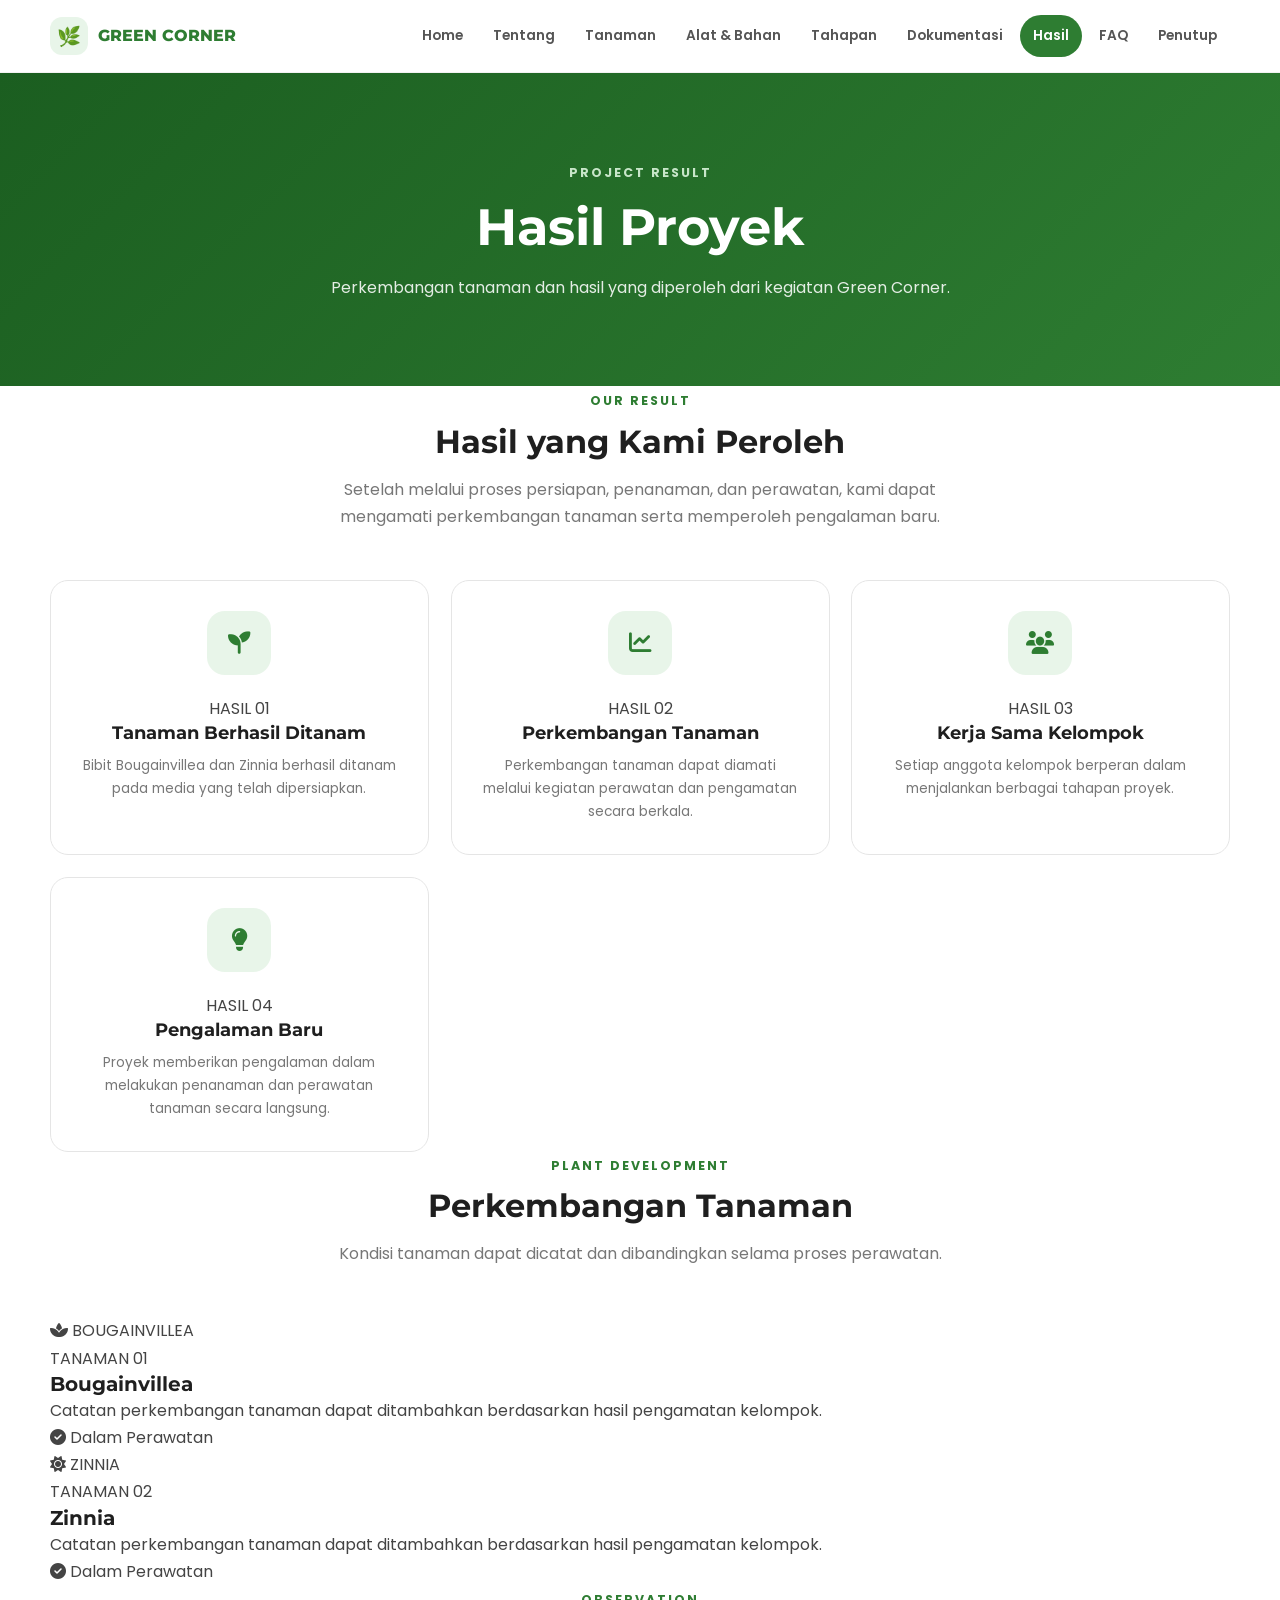
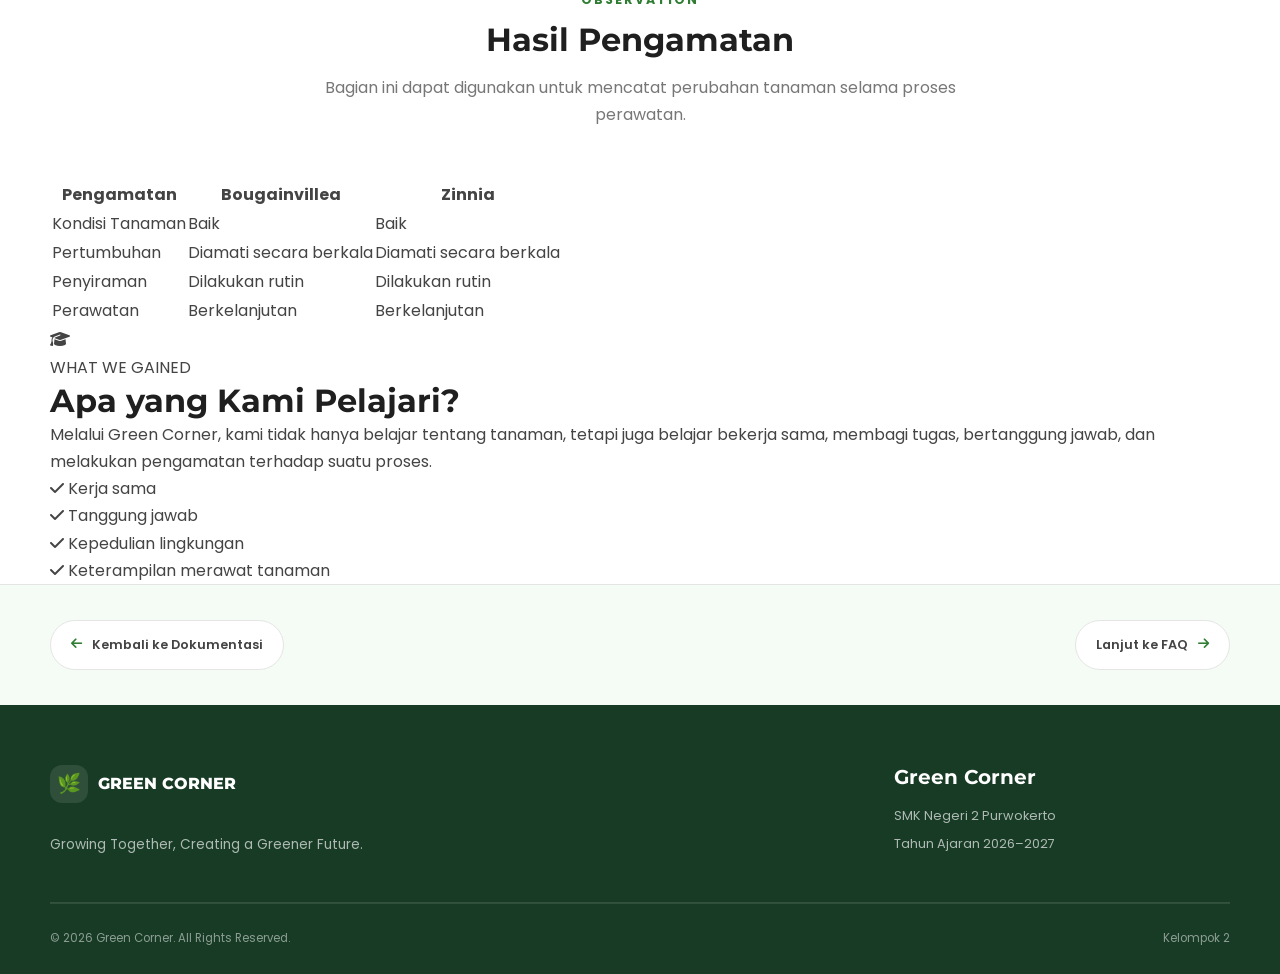
<file: hasil.html>
<!DOCTYPE html>
<html lang="id">

<head>

    <meta charset="UTF-8">

    <meta name="viewport"
          content="width=device-width, initial-scale=1.0">

    <title>Hasil | Green Corner</title>


    <!-- Google Fonts -->

    <link rel="preconnect"
          href="https://fonts.googleapis.com">

    <link rel="preconnect"
          href="https://fonts.gstatic.com"
          crossorigin>

    <link href="https://fonts.googleapis.com/css2?family=Montserrat:wght@600;700;800&family=Poppins:wght@400;500;600;700&display=swap"
          rel="stylesheet">


    <!-- Font Awesome -->

    <link rel="stylesheet"
          href="https://cdnjs.cloudflare.com/ajax/libs/font-awesome/6.7.2/css/all.min.css">


    <!-- CSS -->

    <link rel="stylesheet"
          href="style.css">

</head>


<body>


    <!-- =====================================================
         NAVBAR
    ====================================================== -->

    <header class="navbar">

        <div class="container">


            <a href="home.html"
               class="nav-logo">

                <span class="nav-logo-icon">
                    🌿
                </span>

                <span>
                    GREEN CORNER
                </span>

            </a>


            <button class="menu-toggle"
                    aria-label="Buka menu"
                    aria-expanded="false">

                <i class="fa-solid fa-bars"></i>

            </button>


            <nav>

                <ul>

                    <li>
                        <a href="home.html">
                            Home
                        </a>
                    </li>

                    <li>
                        <a href="tentang.html">
                            Tentang
                        </a>
                    </li>

                    <li>
                        <a href="tanaman.html">
                            Tanaman
                        </a>
                    </li>

                    <li>
                        <a href="alat.html">
                            Alat & Bahan
                        </a>
                    </li>

                    <li>
                        <a href="tahapan.html">
                            Tahapan
                        </a>
                    </li>

                    <li>
                        <a href="dokumentasi.html">
                            Dokumentasi
                        </a>
                    </li>

                    <li>
                        <a href="hasil.html"
                           class="active">
                            Hasil
                        </a>
                    </li>

                    <li>
                        <a href="faq.html">
                            FAQ
                        </a>
                    </li>

                    <li>
                        <a href="penutup.html">
                            Penutup
                        </a>
                    </li>

                </ul>

            </nav>

        </div>

    </header>



    <!-- =====================================================
         PAGE HEADER
    ====================================================== -->

    <main>

        <section class="page-header">

            <div class="container">

                <div class="page-header-content">

                    <span>
                        PROJECT RESULT
                    </span>

                    <h1>
                        Hasil Proyek
                    </h1>

                    <p>

                        Perkembangan tanaman dan hasil yang
                        diperoleh dari kegiatan Green Corner.

                    </p>

                </div>

            </div>

        </section>



        <!-- =====================================================
             INTRODUCTION
        ====================================================== -->

        <section class="result-intro">

            <div class="container">

                <div class="section-title">

                    <span>
                        OUR RESULT
                    </span>

                    <h2>
                        Hasil yang Kami Peroleh
                    </h2>

                    <p>

                        Setelah melalui proses persiapan,
                        penanaman, dan perawatan, kami dapat
                        mengamati perkembangan tanaman serta
                        memperoleh pengalaman baru.

                    </p>

                </div>

            </div>

        </section>



        <!-- =====================================================
             RESULT OVERVIEW
        ====================================================== -->

        <section class="result-overview">

            <div class="container">


                <div class="result-grid">


                    <!-- RESULT 01 -->

                    <article class="result-card">

                        <div class="result-icon">

                            <i class="fa-solid fa-seedling"></i>

                        </div>

                        <span>
                            HASIL 01
                        </span>

                        <h3>
                            Tanaman Berhasil Ditanam
                        </h3>

                        <p>

                            Bibit Bougainvillea dan Zinnia
                            berhasil ditanam pada media yang
                            telah dipersiapkan.

                        </p>

                    </article>



                    <!-- RESULT 02 -->

                    <article class="result-card">

                        <div class="result-icon">

                            <i class="fa-solid fa-chart-line"></i>

                        </div>

                        <span>
                            HASIL 02
                        </span>

                        <h3>
                            Perkembangan Tanaman
                        </h3>

                        <p>

                            Perkembangan tanaman dapat diamati
                            melalui kegiatan perawatan dan
                            pengamatan secara berkala.

                        </p>

                    </article>



                    <!-- RESULT 03 -->

                    <article class="result-card">

                        <div class="result-icon">

                            <i class="fa-solid fa-users"></i>

                        </div>

                        <span>
                            HASIL 03
                        </span>

                        <h3>
                            Kerja Sama Kelompok
                        </h3>

                        <p>

                            Setiap anggota kelompok berperan
                            dalam menjalankan berbagai tahapan
                            proyek.

                        </p>

                    </article>



                    <!-- RESULT 04 -->

                    <article class="result-card">

                        <div class="result-icon">

                            <i class="fa-solid fa-lightbulb"></i>

                        </div>

                        <span>
                            HASIL 04
                        </span>

                        <h3>
                            Pengalaman Baru
                        </h3>

                        <p>

                            Proyek memberikan pengalaman dalam
                            melakukan penanaman dan perawatan
                            tanaman secara langsung.

                        </p>

                    </article>


                </div>

            </div>

        </section>



        <!-- =====================================================
             PLANT RESULT
        ====================================================== -->

        <section class="plant-results">

            <div class="container">


                <div class="section-title">

                    <span>
                        PLANT DEVELOPMENT
                    </span>

                    <h2>
                        Perkembangan Tanaman
                    </h2>

                    <p>

                        Kondisi tanaman dapat dicatat dan
                        dibandingkan selama proses perawatan.

                    </p>

                </div>



                <div class="plant-result-grid">


                    <!-- BOUGAINVILLEA -->

                    <article class="plant-result-card">


                        <div class="plant-result-image">

                            <div class="result-placeholder">

                                <i class="fa-solid fa-spa"></i>

                                <span>
                                    BOUGAINVILLEA
                                </span>

                            </div>

                        </div>


                        <div class="plant-result-content">

                            <span>
                                TANAMAN 01
                            </span>

                            <h3>
                                Bougainvillea
                            </h3>

                            <p>

                                Catatan perkembangan tanaman
                                dapat ditambahkan berdasarkan
                                hasil pengamatan kelompok.

                            </p>


                            <div class="result-status">

                                <i class="fa-solid fa-circle-check"></i>

                                <span>
                                    Dalam Perawatan
                                </span>

                            </div>

                        </div>


                    </article>



                    <!-- ZINNIA -->

                    <article class="plant-result-card">


                        <div class="plant-result-image">

                            <div class="result-placeholder">

                                <i class="fa-solid fa-sun"></i>

                                <span>
                                    ZINNIA
                                </span>

                            </div>

                        </div>


                        <div class="plant-result-content">

                            <span>
                                TANAMAN 02
                            </span>

                            <h3>
                                Zinnia
                            </h3>

                            <p>

                                Catatan perkembangan tanaman
                                dapat ditambahkan berdasarkan
                                hasil pengamatan kelompok.

                            </p>


                            <div class="result-status">

                                <i class="fa-solid fa-circle-check"></i>

                                <span>
                                    Dalam Perawatan
                                </span>

                            </div>

                        </div>


                    </article>


                </div>

            </div>

        </section>



        <!-- =====================================================
             OBSERVATION
        ====================================================== -->

        <section class="observation-section">

            <div class="container">


                <div class="section-title">

                    <span>
                        OBSERVATION
                    </span>

                    <h2>
                        Hasil Pengamatan
                    </h2>

                    <p>

                        Bagian ini dapat digunakan untuk
                        mencatat perubahan tanaman selama
                        proses perawatan.

                    </p>

                </div>



                <div class="observation-table-wrapper">

                    <table class="observation-table">

                        <thead>

                            <tr>

                                <th>
                                    Pengamatan
                                </th>

                                <th>
                                    Bougainvillea
                                </th>

                                <th>
                                    Zinnia
                                </th>

                            </tr>

                        </thead>


                        <tbody>

                            <tr>

                                <td>
                                    Kondisi Tanaman
                                </td>

                                <td>
                                    <span class="status">
                                        Baik
                                    </span>
                                </td>

                                <td>
                                    <span class="status">
                                        Baik
                                    </span>
                                </td>

                            </tr>


                            <tr>

                                <td>
                                    Pertumbuhan
                                </td>

                                <td>
                                    Diamati secara berkala
                                </td>

                                <td>
                                    Diamati secara berkala
                                </td>

                            </tr>


                            <tr>

                                <td>
                                    Penyiraman
                                </td>

                                <td>
                                    Dilakukan rutin
                                </td>

                                <td>
                                    Dilakukan rutin
                                </td>

                            </tr>


                            <tr>

                                <td>
                                    Perawatan
                                </td>

                                <td>
                                    Berkelanjutan
                                </td>

                                <td>
                                    Berkelanjutan
                                </td>

                            </tr>

                        </tbody>

                    </table>

                </div>

            </div>

        </section>



        <!-- =====================================================
             LESSONS
        ====================================================== -->

        <section class="lessons-section">

            <div class="container">


                <div class="lessons-box">


                    <div class="lessons-icon">

                        <i class="fa-solid fa-graduation-cap"></i>

                    </div>


                    <div class="lessons-content">

                        <span>
                            WHAT WE GAINED
                        </span>

                        <h2>
                            Apa yang Kami Pelajari?
                        </h2>

                        <p>

                            Melalui Green Corner, kami tidak hanya
                            belajar tentang tanaman, tetapi juga
                            belajar bekerja sama, membagi tugas,
                            bertanggung jawab, dan melakukan
                            pengamatan terhadap suatu proses.

                        </p>


                        <div class="lesson-points">


                            <div>

                                <i class="fa-solid fa-check"></i>

                                <span>
                                    Kerja sama
                                </span>

                            </div>


                            <div>

                                <i class="fa-solid fa-check"></i>

                                <span>
                                    Tanggung jawab
                                </span>

                            </div>


                            <div>

                                <i class="fa-solid fa-check"></i>

                                <span>
                                    Kepedulian lingkungan
                                </span>

                            </div>


                            <div>

                                <i class="fa-solid fa-check"></i>

                                <span>
                                    Keterampilan merawat tanaman
                                </span>

                            </div>


                        </div>

                    </div>


                </div>

            </div>

        </section>



        <!-- =====================================================
             NAVIGATION
        ====================================================== -->

        <section class="page-navigation">

            <div class="container">


                <a href="dokumentasi.html"
                   class="page-nav-button">

                    <i class="fa-solid fa-arrow-left"></i>

                    <span>
                        Kembali ke Dokumentasi
                    </span>

                </a>


                <a href="faq.html"
                   class="page-nav-button next">

                    <span>
                        Lanjut ke FAQ
                    </span>

                    <i class="fa-solid fa-arrow-right"></i>

                </a>


            </div>

        </section>


    </main>



    <!-- =====================================================
         FOOTER
    ====================================================== -->

    <footer class="footer">

        <div class="container">


            <div class="footer-main">


                <div class="footer-brand">

                    <a href="home.html"
                       class="nav-logo">

                        <span class="nav-logo-icon">
                            🌿
                        </span>

                        <span>
                            GREEN CORNER
                        </span>

                    </a>

                    <p>

                        Growing Together,
                        Creating a Greener Future.

                    </p>

                </div>


                <div class="footer-info">

                    <h3>
                        Green Corner
                    </h3>

                    <p>
                        SMK Negeri 2 Purwokerto
                    </p>

                    <p>
                        Tahun Ajaran 2026–2027
                    </p>

                </div>


            </div>


            <div class="footer-bottom">

                <p>
                    © 2026 Green Corner. All Rights Reserved.
                </p>

                <p>
                    Kelompok 2
                </p>

            </div>


        </div>

    </footer>



    <!-- =====================================================
         JAVASCRIPT
    ====================================================== -->

    <script src="js/script.js"></script>

</body>

</html>
</file>
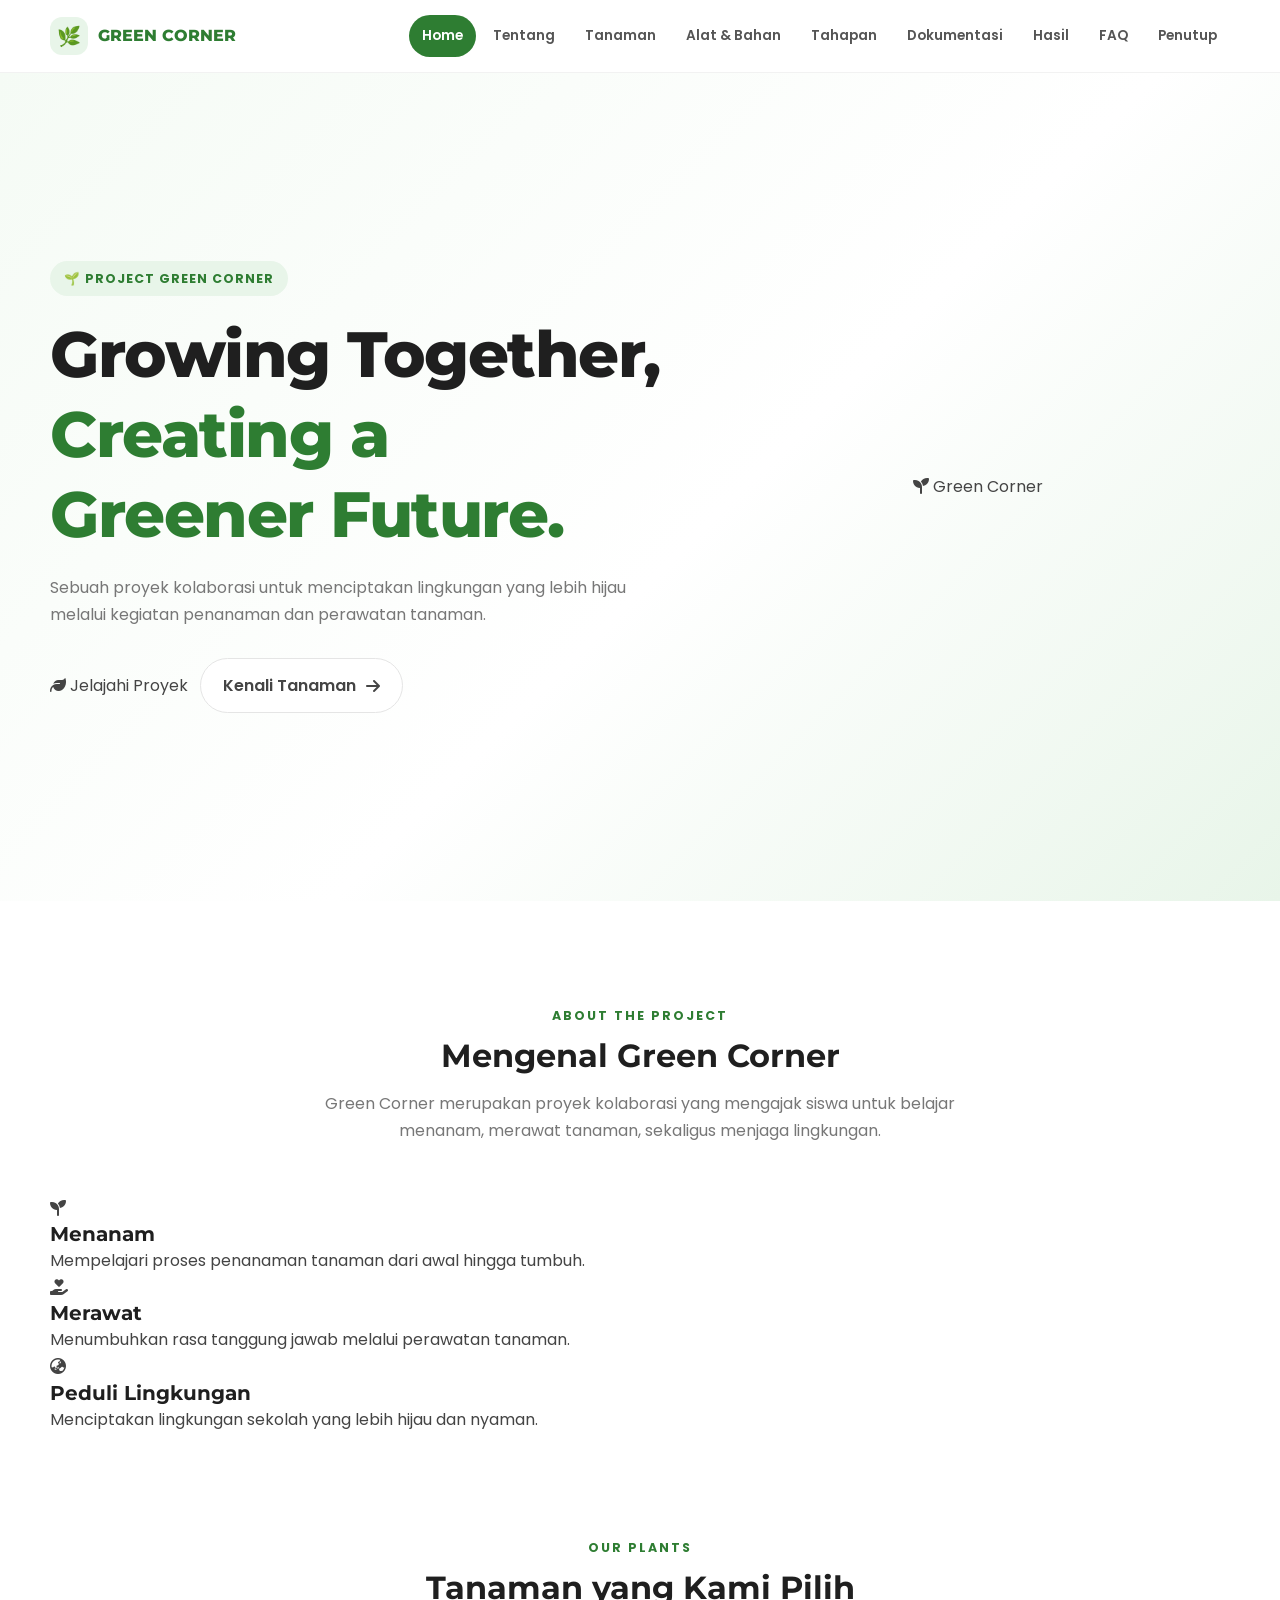
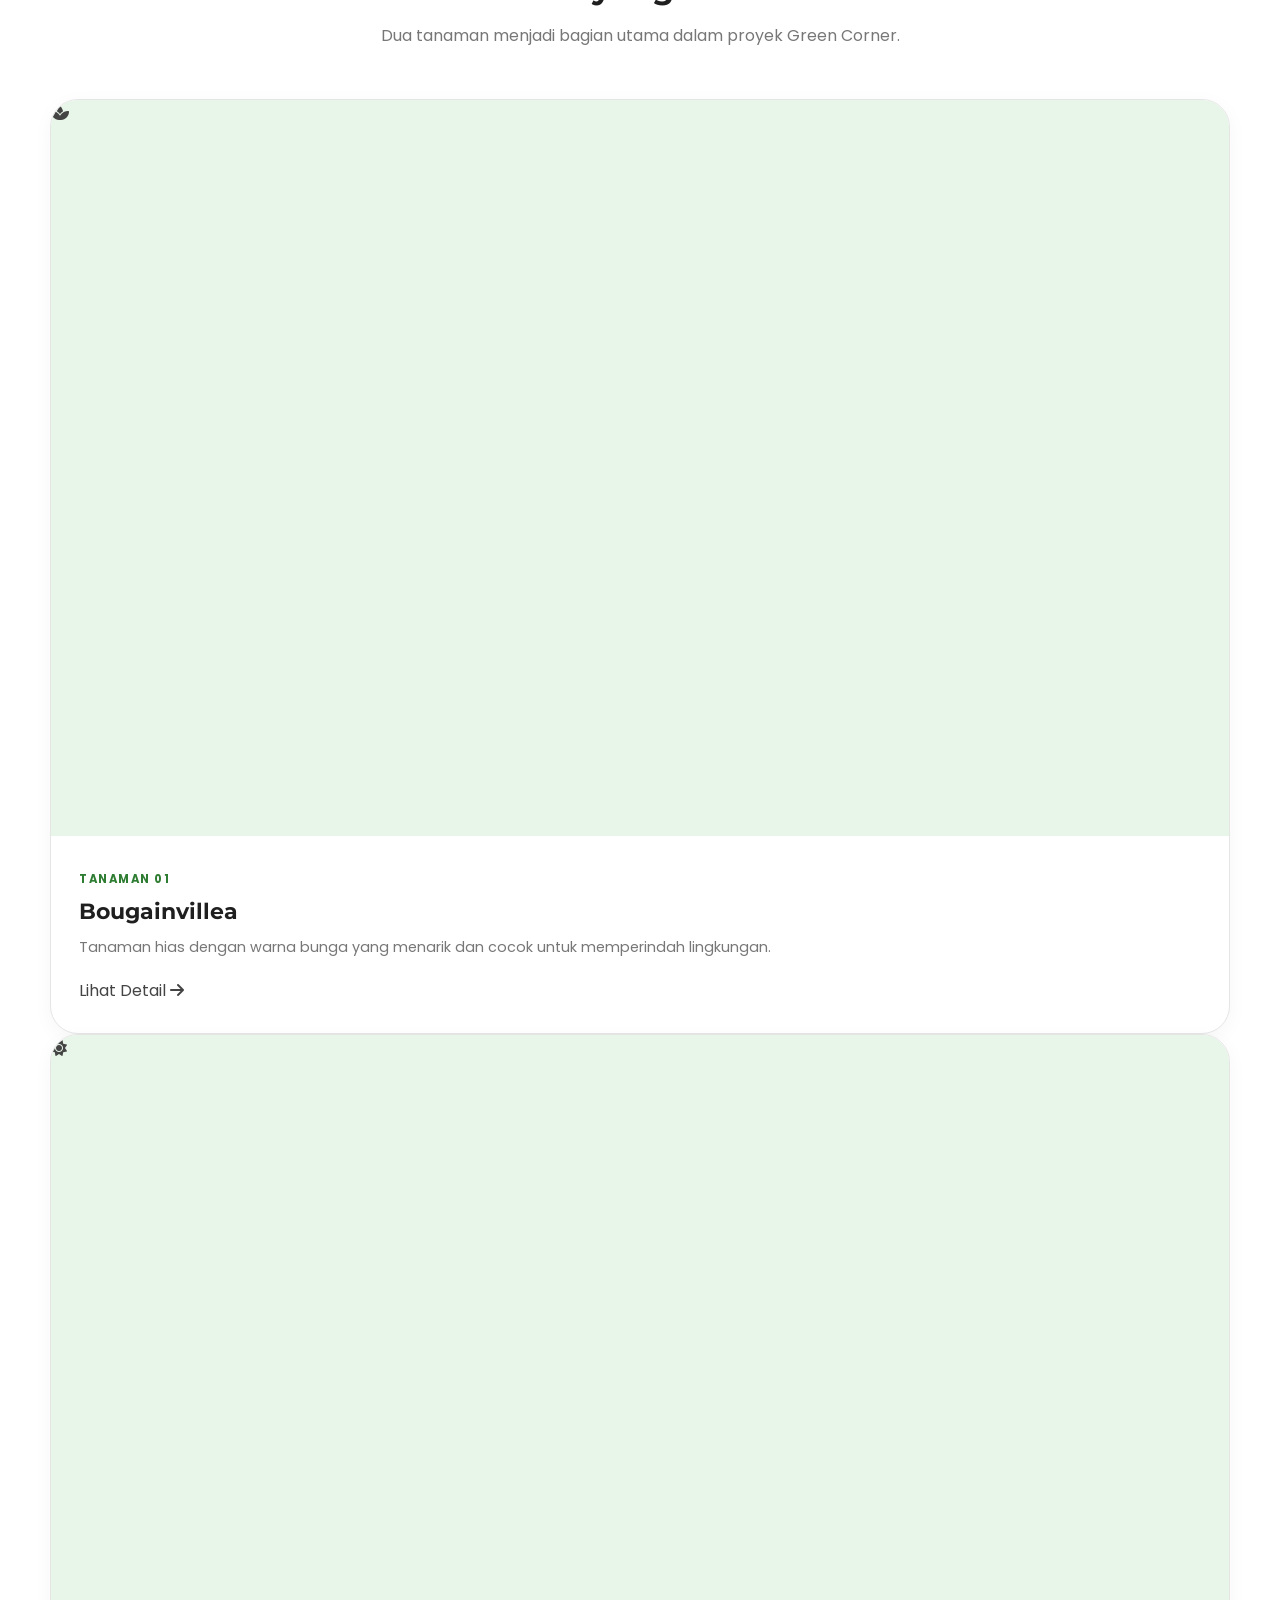
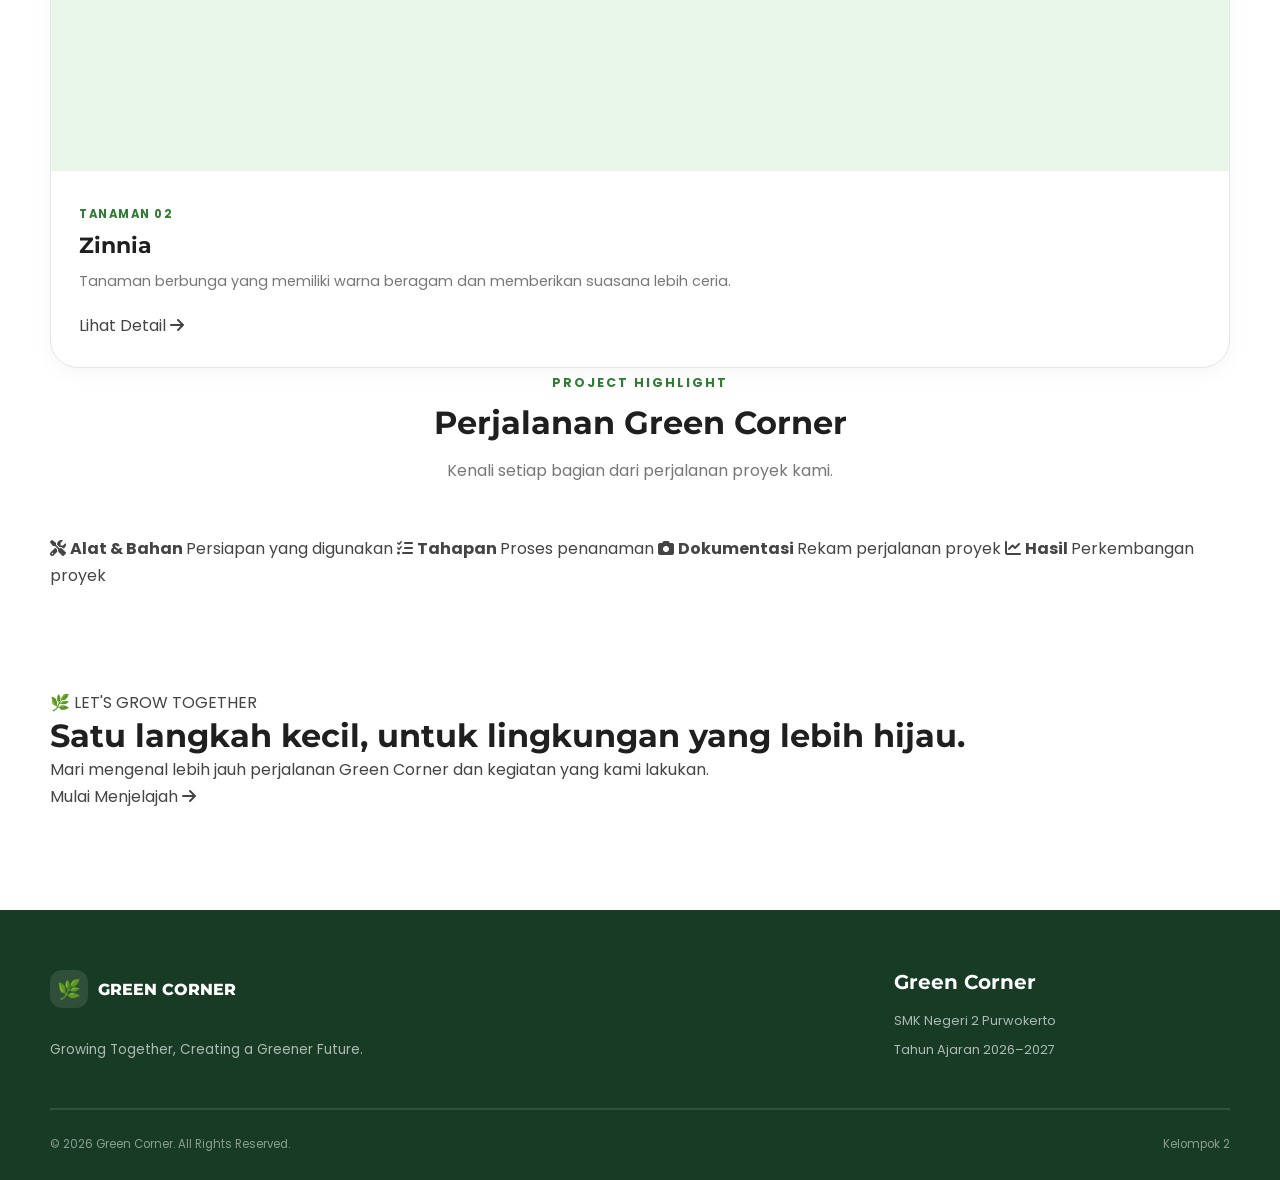
<file: home.html>
<!DOCTYPE html>
<html lang="id">

<head>

    <meta charset="UTF-8">

    <meta name="viewport"
          content="width=device-width, initial-scale=1.0">

    <title>Home | Green Corner</title>


    <!-- Google Fonts -->

    <link rel="preconnect"
          href="https://fonts.googleapis.com">

    <link rel="preconnect"
          href="https://fonts.gstatic.com"
          crossorigin>

    <link href="https://fonts.googleapis.com/css2?family=Montserrat:wght@600;700;800&family=Poppins:wght@400;500;600;700&display=swap"
          rel="stylesheet">


    <!-- Font Awesome -->

    <link rel="stylesheet"
          href="https://cdnjs.cloudflare.com/ajax/libs/font-awesome/6.7.2/css/all.min.css">


    <!-- CSS -->

    <link rel="stylesheet"
          href="style.css">

</head>


<body>


    <!-- =====================================================
         NAVBAR
    ====================================================== -->

    <header class="navbar">

        <div class="container">


            <!-- LOGO -->

            <a href="home.html"
               class="nav-logo">

                <span class="nav-logo-icon">
                    🌿
                </span>

                <span>
                    GREEN CORNER
                </span>

            </a>


            <!-- MOBILE MENU BUTTON -->

            <button class="menu-toggle"
                    aria-label="Buka menu"
                    aria-expanded="false">

                <i class="fa-solid fa-bars"></i>

            </button>


            <!-- NAVIGATION -->

            <nav>

                <ul>

                    <li>
                        <a href="home.html"
                           class="active">
                            Home
                        </a>
                    </li>

                    <li>
                        <a href="tentang.html">
                            Tentang
                        </a>
                    </li>

                    <li>
                        <a href="tanaman.html">
                            Tanaman
                        </a>
                    </li>

                    <li>
                        <a href="alat.html">
                            Alat & Bahan
                        </a>
                    </li>

                    <li>
                        <a href="tahapan.html">
                            Tahapan
                        </a>
                    </li>

                    <li>
                        <a href="dokumentasi.html">
                            Dokumentasi
                        </a>
                    </li>

                    <li>
                        <a href="hasil.html">
                            Hasil
                        </a>
                    </li>

                    <li>
                        <a href="faq.html">
                            FAQ
                        </a>
                    </li>

                    <li>
                        <a href="penutup.html">
                            Penutup
                        </a>
                    </li>

                </ul>

            </nav>

        </div>

    </header>



    <!-- =====================================================
         HERO
    ====================================================== -->

    <main>


        <section class="home-hero">


            <div class="container">


                <div class="hero-content">


                    <span class="hero-label">
                        🌱 PROJECT GREEN CORNER
                    </span>


                    <h1>

                        Growing Together,
                        <span>Creating a Greener Future.</span>

                    </h1>


                    <p>

                        Sebuah proyek kolaborasi untuk menciptakan
                        lingkungan yang lebih hijau melalui kegiatan
                        penanaman dan perawatan tanaman.

                    </p>


                    <div class="hero-buttons">

                        <a href="tentang.html"
                           class="btn-primary">

                            <i class="fa-solid fa-leaf"></i>

                            Jelajahi Proyek

                        </a>


                        <a href="tanaman.html"
                           class="btn-secondary">

                            Kenali Tanaman

                            <i class="fa-solid fa-arrow-right"></i>

                        </a>

                    </div>


                </div>


                <!-- HERO VISUAL -->

                <div class="hero-visual">

                    <div class="hero-image-placeholder">

                        <i class="fa-solid fa-seedling"></i>

                        <span>
                            Green Corner
                        </span>

                    </div>

                </div>


            </div>

        </section>



        <!-- =====================================================
             PROJECT INTRO
        ====================================================== -->

        <section class="home-intro">


            <div class="container">


                <div class="section-title">

                    <span>
                        ABOUT THE PROJECT
                    </span>

                    <h2>
                        Mengenal Green Corner
                    </h2>

                    <p>

                        Green Corner merupakan proyek kolaborasi
                        yang mengajak siswa untuk belajar menanam,
                        merawat tanaman, sekaligus menjaga lingkungan.

                    </p>

                </div>


                <div class="intro-cards">


                    <article class="info-card">

                        <div class="card-icon">

                            <i class="fa-solid fa-seedling"></i>

                        </div>

                        <h3>
                            Menanam
                        </h3>

                        <p>

                            Mempelajari proses penanaman
                            tanaman dari awal hingga tumbuh.

                        </p>

                    </article>


                    <article class="info-card">

                        <div class="card-icon">

                            <i class="fa-solid fa-hand-holding-heart"></i>

                        </div>

                        <h3>
                            Merawat
                        </h3>

                        <p>

                            Menumbuhkan rasa tanggung jawab
                            melalui perawatan tanaman.

                        </p>

                    </article>


                    <article class="info-card">

                        <div class="card-icon">

                            <i class="fa-solid fa-earth-asia"></i>

                        </div>

                        <h3>
                            Peduli Lingkungan
                        </h3>

                        <p>

                            Menciptakan lingkungan sekolah
                            yang lebih hijau dan nyaman.

                        </p>

                    </article>


                </div>

            </div>

        </section>



        <!-- =====================================================
             OUR PLANTS
        ====================================================== -->

        <section class="plants-preview">


            <div class="container">


                <div class="section-title">

                    <span>
                        OUR PLANTS
                    </span>

                    <h2>
                        Tanaman yang Kami Pilih
                    </h2>

                    <p>

                        Dua tanaman menjadi bagian utama
                        dalam proyek Green Corner.

                    </p>

                </div>


                <div class="plant-cards">


                    <!-- BOUGAINVILLEA -->

                    <article class="plant-card">


                        <div class="plant-image">

                            <div class="image-placeholder">

                                <i class="fa-solid fa-spa"></i>

                            </div>

                        </div>


                        <div class="plant-content">

                            <span>
                                TANAMAN 01
                            </span>

                            <h3>
                                Bougainvillea
                            </h3>

                            <p>

                                Tanaman hias dengan warna bunga
                                yang menarik dan cocok untuk
                                memperindah lingkungan.

                            </p>


                            <a href="tanaman.html">

                                Lihat Detail

                                <i class="fa-solid fa-arrow-right"></i>

                            </a>

                        </div>

                    </article>



                    <!-- ZINNIA -->

                    <article class="plant-card">


                        <div class="plant-image">

                            <div class="image-placeholder">

                                <i class="fa-solid fa-sun"></i>

                            </div>

                        </div>


                        <div class="plant-content">

                            <span>
                                TANAMAN 02
                            </span>

                            <h3>
                                Zinnia
                            </h3>

                            <p>

                                Tanaman berbunga yang memiliki
                                warna beragam dan memberikan
                                suasana lebih ceria.

                            </p>


                            <a href="tanaman.html">

                                Lihat Detail

                                <i class="fa-solid fa-arrow-right"></i>

                            </a>

                        </div>

                    </article>


                </div>

            </div>

        </section>



        <!-- =====================================================
             PROJECT HIGHLIGHT
        ====================================================== -->

        <section class="project-highlight">


            <div class="container">


                <div class="section-title">

                    <span>
                        PROJECT HIGHLIGHT
                    </span>

                    <h2>
                        Perjalanan Green Corner
                    </h2>

                    <p>

                        Kenali setiap bagian dari perjalanan
                        proyek kami.

                    </p>

                </div>


                <div class="highlight-grid">


                    <a href="alat.html"
                       class="highlight-card">

                        <i class="fa-solid fa-screwdriver-wrench"></i>

                        <strong>
                            Alat & Bahan
                        </strong>

                        <span>
                            Persiapan yang digunakan
                        </span>

                    </a>


                    <a href="tahapan.html"
                       class="highlight-card">

                        <i class="fa-solid fa-list-check"></i>

                        <strong>
                            Tahapan
                        </strong>

                        <span>
                            Proses penanaman
                        </span>

                    </a>


                    <a href="dokumentasi.html"
                       class="highlight-card">

                        <i class="fa-solid fa-camera"></i>

                        <strong>
                            Dokumentasi
                        </strong>

                        <span>
                            Rekam perjalanan proyek
                        </span>

                    </a>


                    <a href="hasil.html"
                       class="highlight-card">

                        <i class="fa-solid fa-chart-line"></i>

                        <strong>
                            Hasil
                        </strong>

                        <span>
                            Perkembangan proyek
                        </span>

                    </a>


                </div>

            </div>

        </section>



        <!-- =====================================================
             CALL TO ACTION
        ====================================================== -->

        <section class="home-cta">


            <div class="container">


                <div class="cta-content">


                    <span>
                        🌿 LET'S GROW TOGETHER
                    </span>


                    <h2>
                        Satu langkah kecil,
                        untuk lingkungan yang lebih hijau.
                    </h2>


                    <p>

                        Mari mengenal lebih jauh perjalanan
                        Green Corner dan kegiatan yang kami lakukan.

                    </p>


                    <a href="tentang.html"
                       class="btn-primary">

                        Mulai Menjelajah

                        <i class="fa-solid fa-arrow-right"></i>

                    </a>


                </div>

            </div>

        </section>


    </main>



    <!-- =====================================================
         FOOTER
    ====================================================== -->

    <footer class="footer">


        <div class="container">


            <div class="footer-main">


                <div class="footer-brand">

                    <a href="home.html"
                       class="nav-logo">

                        <span class="nav-logo-icon">
                            🌿
                        </span>

                        <span>
                            GREEN CORNER
                        </span>

                    </a>


                    <p>

                        Growing Together,
                        Creating a Greener Future.

                    </p>

                </div>


                <div class="footer-info">

                    <h3>
                        Green Corner
                    </h3>

                    <p>
                        SMK Negeri 2 Purwokerto
                    </p>

                    <p>
                        Tahun Ajaran 2026–2027
                    </p>

                </div>


            </div>


            <div class="footer-bottom">

                <p>
                    © 2026 Green Corner. All Rights Reserved.
                </p>

                <p>
                    Kelompok 2
                </p>

            </div>


        </div>

    </footer>



    <!-- =====================================================
         JAVASCRIPT
    ====================================================== -->

    <script src="js/script.js"></script>

</body>

</html>
</file>
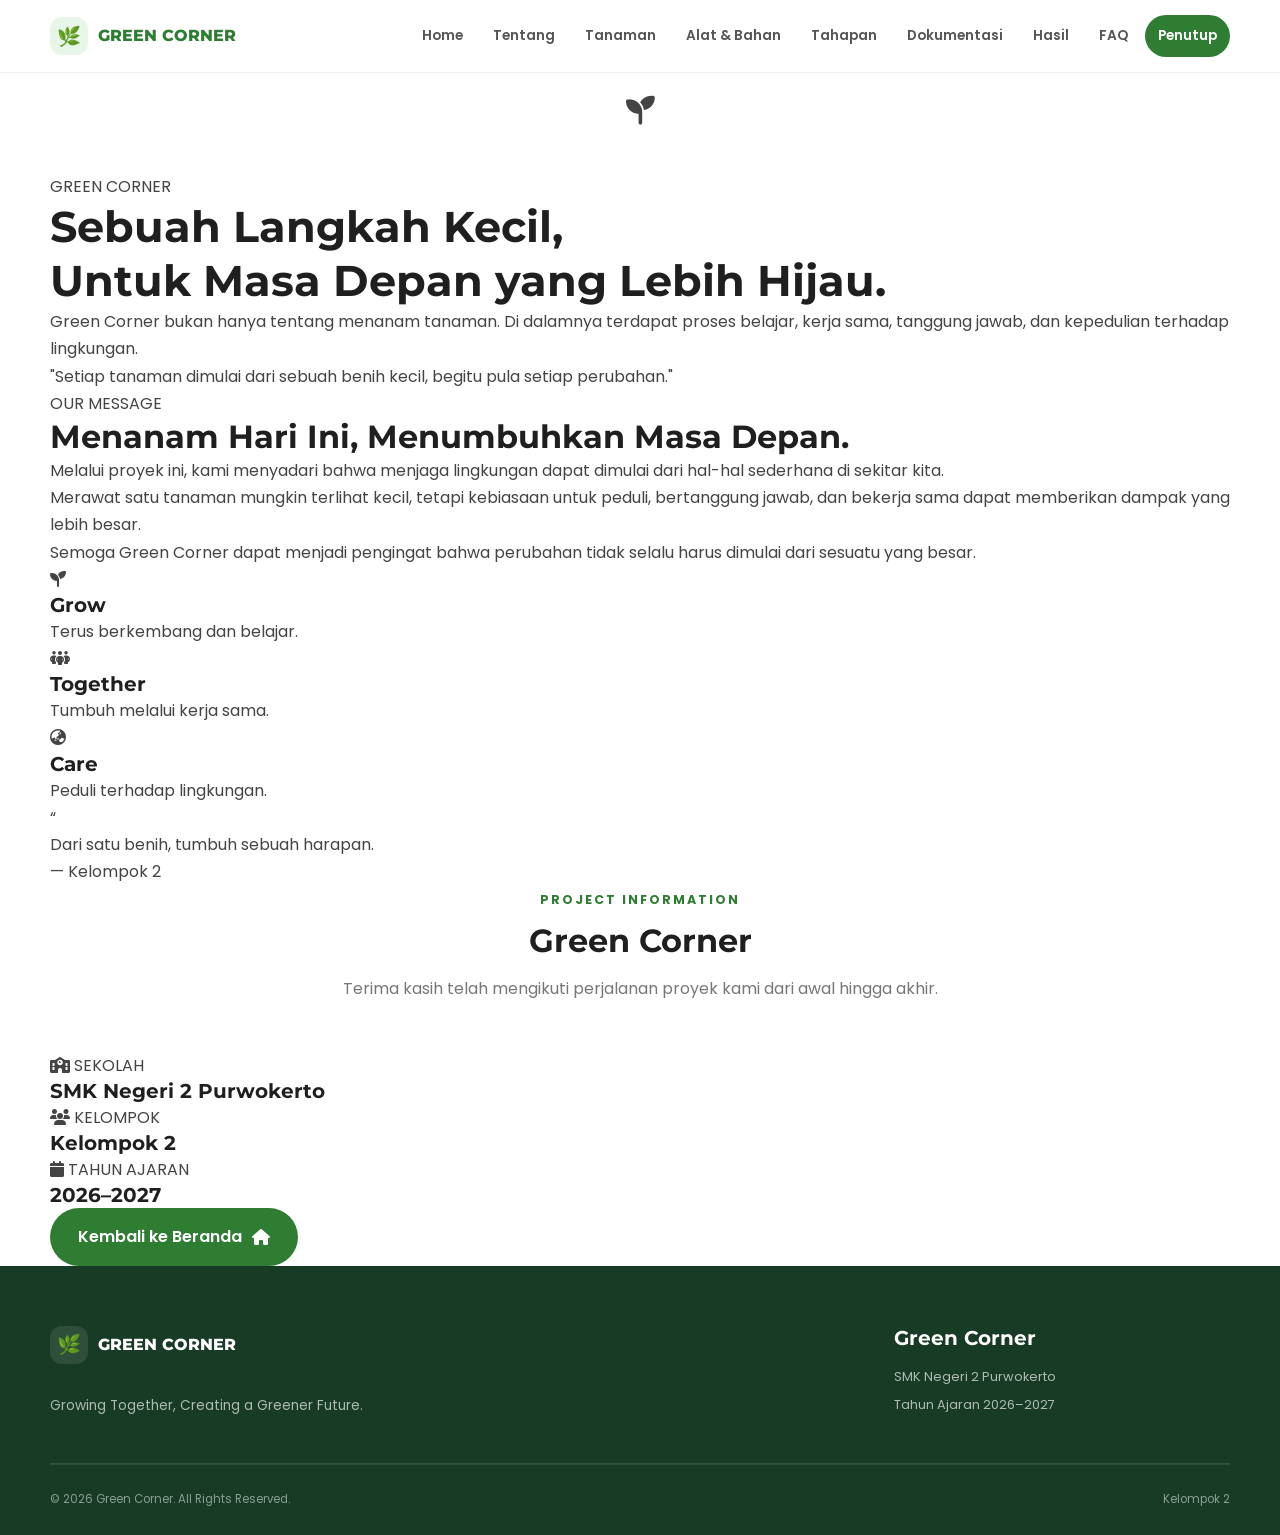
<file: penutup.html>
<!DOCTYPE html>
<html lang="id">

<head>

    <meta charset="UTF-8">

    <meta name="viewport"
          content="width=device-width, initial-scale=1.0">

    <title>Penutup | Green Corner</title>


    <!-- Google Fonts -->

    <link rel="preconnect"
          href="https://fonts.googleapis.com">

    <link rel="preconnect"
          href="https://fonts.gstatic.com"
          crossorigin>

    <link href="https://fonts.googleapis.com/css2?family=Montserrat:wght@600;700;800&family=Poppins:wght@400;500;600;700&display=swap"
          rel="stylesheet">


    <!-- Font Awesome -->

    <link rel="stylesheet"
          href="https://cdnjs.cloudflare.com/ajax/libs/font-awesome/6.7.2/css/all.min.css">


    <!-- CSS -->

    <link rel="stylesheet"
          href="style.css">

</head>


<body>


    <!-- =====================================================
         NAVBAR
    ====================================================== -->

    <header class="navbar">

        <div class="container">


            <!-- LOGO -->

            <a href="home.html"
               class="nav-logo">

                <span class="nav-logo-icon">
                    🌿
                </span>

                <span>
                    GREEN CORNER
                </span>

            </a>


            <!-- MOBILE MENU -->

            <button class="menu-toggle"
                    aria-label="Buka menu"
                    aria-expanded="false">

                <i class="fa-solid fa-bars"></i>

            </button>


            <!-- NAVIGATION -->

            <nav>

                <ul>

                    <li>
                        <a href="home.html">
                            Home
                        </a>
                    </li>

                    <li>
                        <a href="tentang.html">
                            Tentang
                        </a>
                    </li>

                    <li>
                        <a href="tanaman.html">
                            Tanaman
                        </a>
                    </li>

                    <li>
                        <a href="alat.html">
                            Alat & Bahan
                        </a>
                    </li>

                    <li>
                        <a href="tahapan.html">
                            Tahapan
                        </a>
                    </li>

                    <li>
                        <a href="dokumentasi.html">
                            Dokumentasi
                        </a>
                    </li>

                    <li>
                        <a href="hasil.html">
                            Hasil
                        </a>
                    </li>

                    <li>
                        <a href="faq.html">
                            FAQ
                        </a>
                    </li>

                    <li>
                        <a href="penutup.html"
                           class="active">
                            Penutup
                        </a>
                    </li>

                </ul>

            </nav>

        </div>

    </header>



    <!-- =====================================================
         MAIN
    ====================================================== -->

    <main>


        <!-- =================================================
             CLOSING HERO
        ================================================== -->

        <section class="closing-hero">

            <div class="container">


                <div class="closing-content">


                    <div class="closing-icon">

                        <i class="fa-solid fa-seedling"></i>

                    </div>


                    <span class="closing-label">
                        GREEN CORNER
                    </span>


                    <h1>
                        Sebuah Langkah Kecil,
                        <br>
                        Untuk Masa Depan yang Lebih Hijau.
                    </h1>


                    <p>

                        Green Corner bukan hanya tentang
                        menanam tanaman. Di dalamnya terdapat
                        proses belajar, kerja sama, tanggung jawab,
                        dan kepedulian terhadap lingkungan.

                    </p>


                    <div class="closing-divider">
                    </div>


                    <blockquote>

                        "Setiap tanaman dimulai dari sebuah
                        benih kecil, begitu pula setiap perubahan."

                    </blockquote>


                </div>

            </div>

        </section>



        <!-- =================================================
             MESSAGE
        ================================================== -->

        <section class="closing-message">

            <div class="container">


                <div class="message-grid">


                    <!-- MESSAGE -->

                    <div class="message-content">

                        <span>
                            OUR MESSAGE
                        </span>

                        <h2>
                            Menanam Hari Ini,
                            Menumbuhkan Masa Depan.
                        </h2>


                        <p>

                            Melalui proyek ini, kami menyadari
                            bahwa menjaga lingkungan dapat dimulai
                            dari hal-hal sederhana di sekitar kita.

                        </p>


                        <p>

                            Merawat satu tanaman mungkin terlihat
                            kecil, tetapi kebiasaan untuk peduli,
                            bertanggung jawab, dan bekerja sama
                            dapat memberikan dampak yang lebih besar.

                        </p>


                        <p>

                            Semoga Green Corner dapat menjadi
                            pengingat bahwa perubahan tidak selalu
                            harus dimulai dari sesuatu yang besar.

                        </p>


                    </div>


                    <!-- HIGHLIGHTS -->

                    <div class="message-highlights">


                        <div class="highlight-card">

                            <div class="highlight-icon">

                                <i class="fa-solid fa-seedling"></i>

                            </div>

                            <div>

                                <h3>
                                    Grow
                                </h3>

                                <p>
                                    Terus berkembang dan belajar.
                                </p>

                            </div>

                        </div>


                        <div class="highlight-card">

                            <div class="highlight-icon">

                                <i class="fa-solid fa-people-group"></i>

                            </div>

                            <div>

                                <h3>
                                    Together
                                </h3>

                                <p>
                                    Tumbuh melalui kerja sama.
                                </p>

                            </div>

                        </div>


                        <div class="highlight-card">

                            <div class="highlight-icon">

                                <i class="fa-solid fa-earth-asia"></i>

                            </div>

                            <div>

                                <h3>
                                    Care
                                </h3>

                                <p>
                                    Peduli terhadap lingkungan.
                                </p>

                            </div>

                        </div>


                    </div>


                </div>

            </div>

        </section>



        <!-- =================================================
             FINAL QUOTE
        ================================================== -->

        <section class="final-quote">

            <div class="container">


                <div class="quote-box">


                    <div class="quote-mark">
                        “
                    </div>


                    <p>

                        Dari satu benih,
                        tumbuh sebuah harapan.

                    </p>


                    <span>
                        — Kelompok 2
                    </span>


                </div>

            </div>

        </section>



        <!-- =================================================
             PROJECT INFORMATION
        ================================================== -->

        <section class="closing-info">

            <div class="container">


                <div class="section-title">

                    <span>
                        PROJECT INFORMATION
                    </span>

                    <h2>
                        Green Corner
                    </h2>

                    <p>

                        Terima kasih telah mengikuti perjalanan
                        proyek kami dari awal hingga akhir.

                    </p>

                </div>


                <div class="closing-info-grid">


                    <div class="closing-info-card">

                        <i class="fa-solid fa-school"></i>

                        <span>
                            SEKOLAH
                        </span>

                        <h3>
                            SMK Negeri 2 Purwokerto
                        </h3>

                    </div>


                    <div class="closing-info-card">

                        <i class="fa-solid fa-users"></i>

                        <span>
                            KELOMPOK
                        </span>

                        <h3>
                            Kelompok 2
                        </h3>

                    </div>


                    <div class="closing-info-card">

                        <i class="fa-solid fa-calendar"></i>

                        <span>
                            TAHUN AJARAN
                        </span>

                        <h3>
                            2026–2027
                        </h3>

                    </div>


                </div>

            </div>

        </section>



        <!-- =================================================
             BACK TO HOME
        ================================================== -->

        <section class="closing-navigation">

            <div class="container">


                <a href="home.html"
                   class="btn btn-large">

                    <span>
                        Kembali ke Beranda
                    </span>

                    <i class="fa-solid fa-house"></i>

                </a>


            </div>

        </section>


    </main>



    <!-- =====================================================
         FOOTER
    ====================================================== -->

    <footer class="footer">

        <div class="container">


            <div class="footer-main">


                <div class="footer-brand">

                    <a href="home.html"
                       class="nav-logo">

                        <span class="nav-logo-icon">
                            🌿
                        </span>

                        <span>
                            GREEN CORNER
                        </span>

                    </a>


                    <p>

                        Growing Together,
                        Creating a Greener Future.

                    </p>

                </div>


                <div class="footer-info">

                    <h3>
                        Green Corner
                    </h3>

                    <p>
                        SMK Negeri 2 Purwokerto
                    </p>

                    <p>
                        Tahun Ajaran 2026–2027
                    </p>

                </div>


            </div>


            <div class="footer-bottom">

                <p>
                    © 2026 Green Corner. All Rights Reserved.
                </p>

                <p>
                    Kelompok 2
                </p>

            </div>


        </div>

    </footer>



    <!-- =====================================================
         JAVASCRIPT
    ====================================================== -->

    <script src="js/script.js"></script>

</body>

</html>
</file>
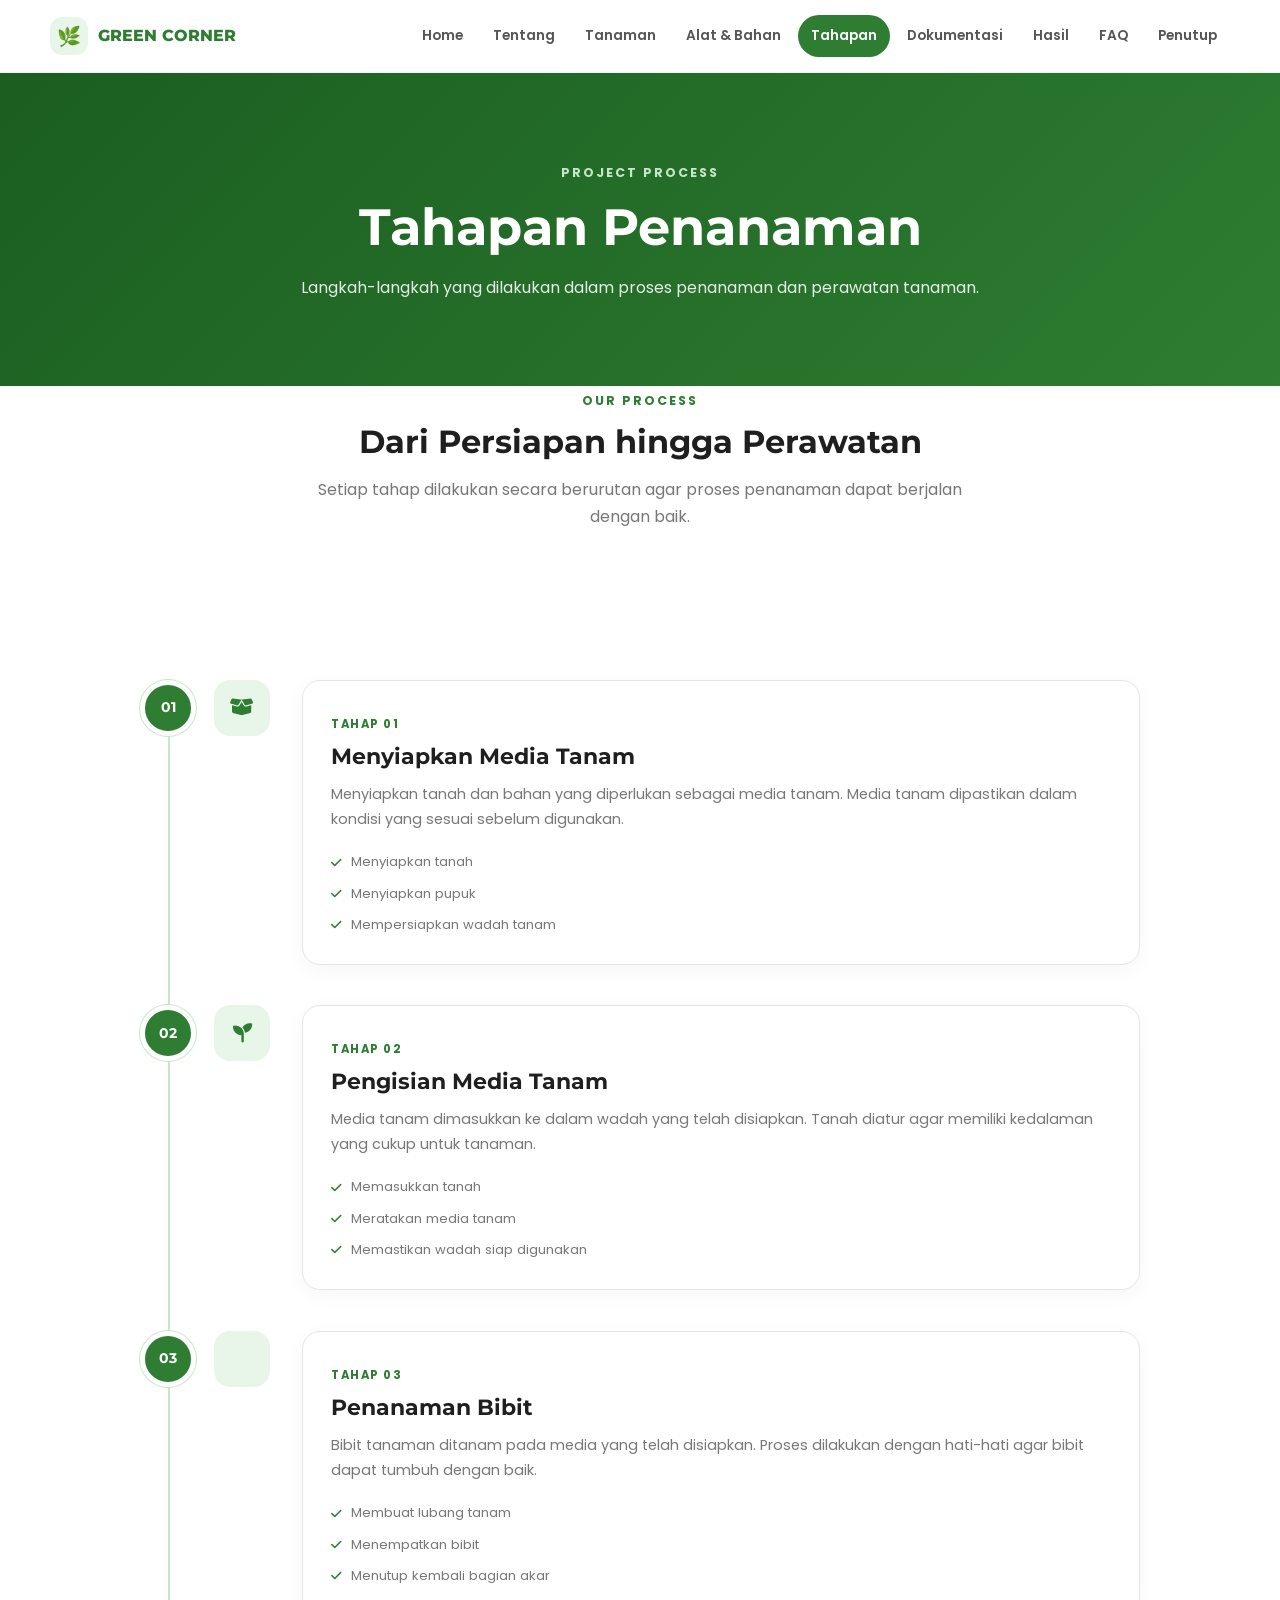
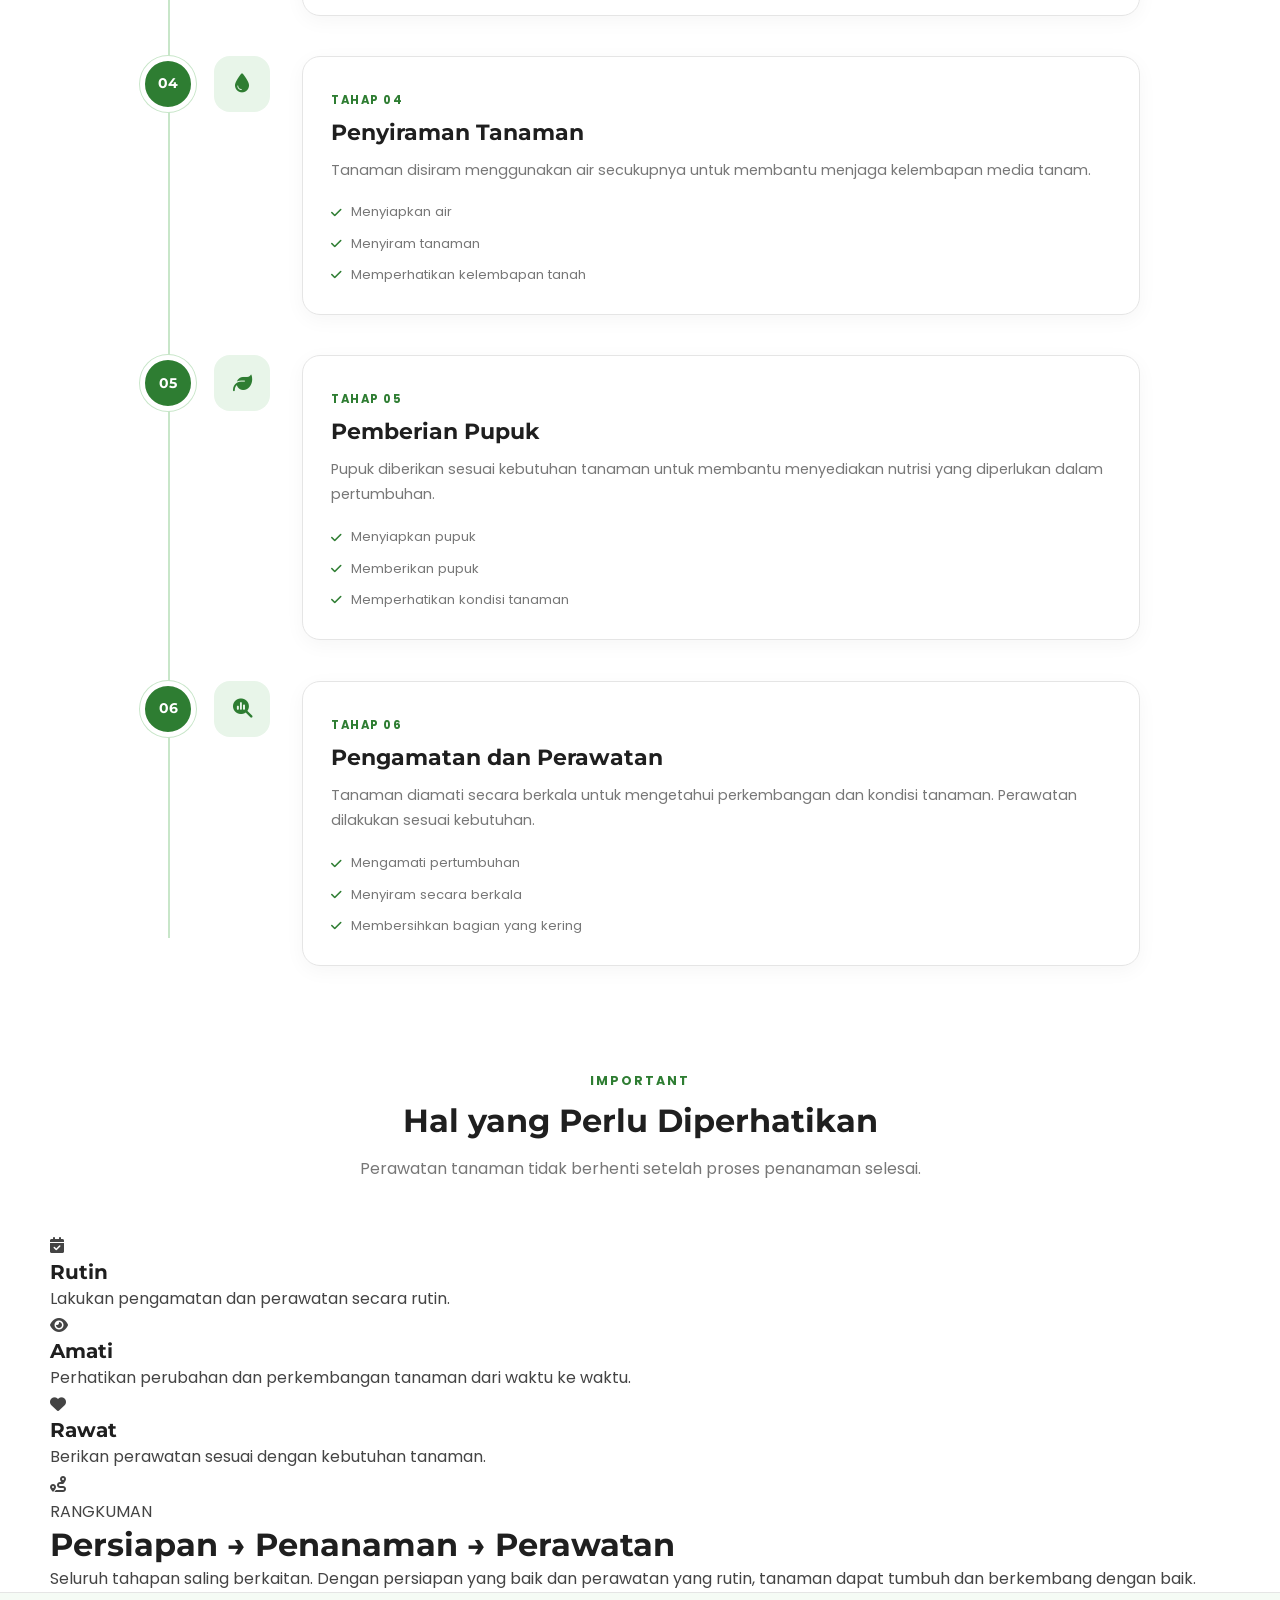
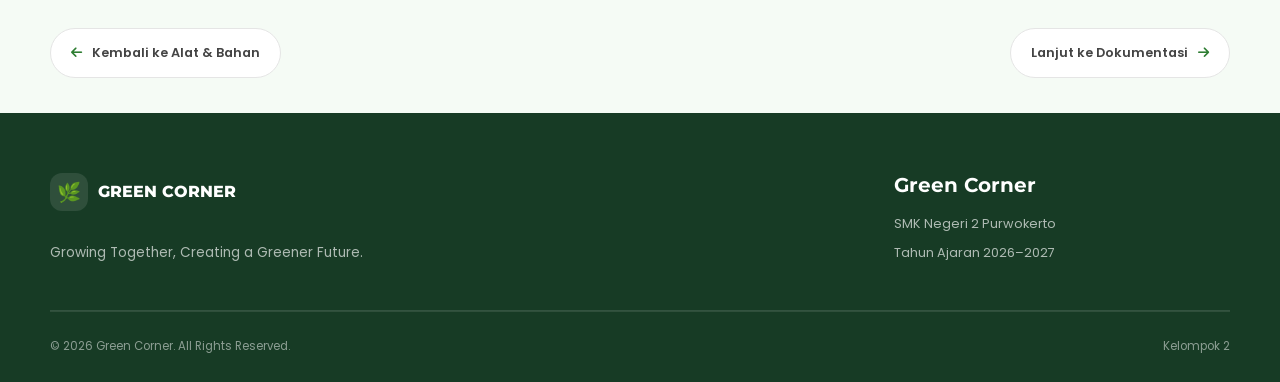
<file: tahapan.html>
<!DOCTYPE html>
<html lang="id">

<head>

    <meta charset="UTF-8">

    <meta name="viewport"
          content="width=device-width, initial-scale=1.0">

    <title>Tahapan | Green Corner</title>


    <!-- Google Fonts -->

    <link rel="preconnect"
          href="https://fonts.googleapis.com">

    <link rel="preconnect"
          href="https://fonts.gstatic.com"
          crossorigin>

    <link href="https://fonts.googleapis.com/css2?family=Montserrat:wght@600;700;800&family=Poppins:wght@400;500;600;700&display=swap"
          rel="stylesheet">


    <!-- Font Awesome -->

    <link rel="stylesheet"
          href="https://cdnjs.cloudflare.com/ajax/libs/font-awesome/6.7.2/css/all.min.css">


    <!-- CSS -->

    <link rel="stylesheet"
          href="style.css">

</head>


<body>


    <!-- =====================================================
         NAVBAR
    ====================================================== -->

    <header class="navbar">

        <div class="container">


            <!-- LOGO -->

            <a href="home.html"
               class="nav-logo">

                <span class="nav-logo-icon">
                    🌿
                </span>

                <span>
                    GREEN CORNER
                </span>

            </a>


            <!-- MOBILE MENU -->

            <button class="menu-toggle"
                    aria-label="Buka menu"
                    aria-expanded="false">

                <i class="fa-solid fa-bars"></i>

            </button>


            <!-- NAVIGATION -->

            <nav>

                <ul>

                    <li>
                        <a href="home.html">
                            Home
                        </a>
                    </li>

                    <li>
                        <a href="tentang.html">
                            Tentang
                        </a>
                    </li>

                    <li>
                        <a href="tanaman.html">
                            Tanaman
                        </a>
                    </li>

                    <li>
                        <a href="alat.html">
                            Alat & Bahan
                        </a>
                    </li>

                    <li>
                        <a href="tahapan.html"
                           class="active">
                            Tahapan
                        </a>
                    </li>

                    <li>
                        <a href="dokumentasi.html">
                            Dokumentasi
                        </a>
                    </li>

                    <li>
                        <a href="hasil.html">
                            Hasil
                        </a>
                    </li>

                    <li>
                        <a href="faq.html">
                            FAQ
                        </a>
                    </li>

                    <li>
                        <a href="penutup.html">
                            Penutup
                        </a>
                    </li>

                </ul>

            </nav>

        </div>

    </header>



    <!-- =====================================================
         PAGE HEADER
    ====================================================== -->

    <main>

        <section class="page-header">

            <div class="container">

                <div class="page-header-content">

                    <span>
                        PROJECT PROCESS
                    </span>

                    <h1>
                        Tahapan Penanaman
                    </h1>

                    <p>

                        Langkah-langkah yang dilakukan dalam
                        proses penanaman dan perawatan tanaman.

                    </p>

                </div>

            </div>

        </section>



        <!-- =====================================================
             INTRODUCTION
        ====================================================== -->

        <section class="steps-intro">

            <div class="container">

                <div class="section-title">

                    <span>
                        OUR PROCESS
                    </span>

                    <h2>
                        Dari Persiapan hingga Perawatan
                    </h2>

                    <p>

                        Setiap tahap dilakukan secara berurutan
                        agar proses penanaman dapat berjalan
                        dengan baik.

                    </p>

                </div>

            </div>

        </section>



        <!-- =====================================================
             STEP TIMELINE
        ====================================================== -->

        <section class="steps-section">

            <div class="container">


                <div class="steps-timeline">


                    <!-- STEP 01 -->

                    <article class="step-item">


                        <div class="step-number">
                            01
                        </div>


                        <div class="step-icon">

                            <i class="fa-solid fa-box-open"></i>

                        </div>


                        <div class="step-content">

                            <span>
                                TAHAP 01
                            </span>

                            <h2>
                                Menyiapkan Media Tanam
                            </h2>

                            <p>

                                Menyiapkan tanah dan bahan yang
                                diperlukan sebagai media tanam.
                                Media tanam dipastikan dalam
                                kondisi yang sesuai sebelum
                                digunakan.

                            </p>


                            <ul>

                                <li>
                                    <i class="fa-solid fa-check"></i>
                                    Menyiapkan tanah
                                </li>

                                <li>
                                    <i class="fa-solid fa-check"></i>
                                    Menyiapkan pupuk
                                </li>

                                <li>
                                    <i class="fa-solid fa-check"></i>
                                    Mempersiapkan wadah tanam
                                </li>

                            </ul>

                        </div>

                    </article>



                    <!-- STEP 02 -->

                    <article class="step-item">


                        <div class="step-number">
                            02
                        </div>


                        <div class="step-icon">

                            <i class="fa-solid fa-seedling"></i>

                        </div>


                        <div class="step-content">

                            <span>
                                TAHAP 02
                            </span>

                            <h2>
                                Pengisian Media Tanam
                            </h2>

                            <p>

                                Media tanam dimasukkan ke dalam
                                wadah yang telah disiapkan.
                                Tanah diatur agar memiliki
                                kedalaman yang cukup untuk
                                tanaman.

                            </p>


                            <ul>

                                <li>
                                    <i class="fa-solid fa-check"></i>
                                    Memasukkan tanah
                                </li>

                                <li>
                                    <i class="fa-solid fa-check"></i>
                                    Meratakan media tanam
                                </li>

                                <li>
                                    <i class="fa-solid fa-check"></i>
                                    Memastikan wadah siap digunakan
                                </li>

                            </ul>

                        </div>

                    </article>



                    <!-- STEP 03 -->

                    <article class="step-item">


                        <div class="step-number">
                            03
                        </div>


                        <div class="step-icon">

                            <i class="fa-solid fa-hand-holding-seedling"></i>

                        </div>


                        <div class="step-content">

                            <span>
                                TAHAP 03
                            </span>

                            <h2>
                                Penanaman Bibit
                            </h2>

                            <p>

                                Bibit tanaman ditanam pada media
                                yang telah disiapkan. Proses
                                dilakukan dengan hati-hati agar
                                bibit dapat tumbuh dengan baik.

                            </p>


                            <ul>

                                <li>
                                    <i class="fa-solid fa-check"></i>
                                    Membuat lubang tanam
                                </li>

                                <li>
                                    <i class="fa-solid fa-check"></i>
                                    Menempatkan bibit
                                </li>

                                <li>
                                    <i class="fa-solid fa-check"></i>
                                    Menutup kembali bagian akar
                                </li>

                            </ul>

                        </div>

                    </article>



                    <!-- STEP 04 -->

                    <article class="step-item">


                        <div class="step-number">
                            04
                        </div>


                        <div class="step-icon">

                            <i class="fa-solid fa-droplet"></i>

                        </div>


                        <div class="step-content">

                            <span>
                                TAHAP 04
                            </span>

                            <h2>
                                Penyiraman Tanaman
                            </h2>

                            <p>

                                Tanaman disiram menggunakan air
                                secukupnya untuk membantu menjaga
                                kelembapan media tanam.

                            </p>


                            <ul>

                                <li>
                                    <i class="fa-solid fa-check"></i>
                                    Menyiapkan air
                                </li>

                                <li>
                                    <i class="fa-solid fa-check"></i>
                                    Menyiram tanaman
                                </li>

                                <li>
                                    <i class="fa-solid fa-check"></i>
                                    Memperhatikan kelembapan tanah
                                </li>

                            </ul>

                        </div>

                    </article>



                    <!-- STEP 05 -->

                    <article class="step-item">


                        <div class="step-number">
                            05
                        </div>


                        <div class="step-icon">

                            <i class="fa-solid fa-leaf"></i>

                        </div>


                        <div class="step-content">

                            <span>
                                TAHAP 05
                            </span>

                            <h2>
                                Pemberian Pupuk
                            </h2>

                            <p>

                                Pupuk diberikan sesuai kebutuhan
                                tanaman untuk membantu menyediakan
                                nutrisi yang diperlukan dalam
                                pertumbuhan.

                            </p>


                            <ul>

                                <li>
                                    <i class="fa-solid fa-check"></i>
                                    Menyiapkan pupuk
                                </li>

                                <li>
                                    <i class="fa-solid fa-check"></i>
                                    Memberikan pupuk
                                </li>

                                <li>
                                    <i class="fa-solid fa-check"></i>
                                    Memperhatikan kondisi tanaman
                                </li>

                            </ul>

                        </div>

                    </article>



                    <!-- STEP 06 -->

                    <article class="step-item">


                        <div class="step-number">
                            06
                        </div>


                        <div class="step-icon">

                            <i class="fa-solid fa-magnifying-glass-chart"></i>

                        </div>


                        <div class="step-content">

                            <span>
                                TAHAP 06
                            </span>

                            <h2>
                                Pengamatan dan Perawatan
                            </h2>

                            <p>

                                Tanaman diamati secara berkala
                                untuk mengetahui perkembangan dan
                                kondisi tanaman. Perawatan dilakukan
                                sesuai kebutuhan.

                            </p>


                            <ul>

                                <li>
                                    <i class="fa-solid fa-check"></i>
                                    Mengamati pertumbuhan
                                </li>

                                <li>
                                    <i class="fa-solid fa-check"></i>
                                    Menyiram secara berkala
                                </li>

                                <li>
                                    <i class="fa-solid fa-check"></i>
                                    Membersihkan bagian yang kering
                                </li>

                            </ul>

                        </div>

                    </article>


                </div>

            </div>

        </section>



        <!-- =====================================================
             IMPORTANT NOTES
        ====================================================== -->

        <section class="process-notes">

            <div class="container">


                <div class="section-title">

                    <span>
                        IMPORTANT
                    </span>

                    <h2>
                        Hal yang Perlu Diperhatikan
                    </h2>

                    <p>

                        Perawatan tanaman tidak berhenti
                        setelah proses penanaman selesai.

                    </p>

                </div>


                <div class="notes-grid">


                    <article class="note-card">

                        <div class="note-icon">

                            <i class="fa-solid fa-calendar-check"></i>

                        </div>

                        <h3>
                            Rutin
                        </h3>

                        <p>

                            Lakukan pengamatan dan perawatan
                            secara rutin.

                        </p>

                    </article>


                    <article class="note-card">

                        <div class="note-icon">

                            <i class="fa-solid fa-eye"></i>

                        </div>

                        <h3>
                            Amati
                        </h3>

                        <p>

                            Perhatikan perubahan dan perkembangan
                            tanaman dari waktu ke waktu.

                        </p>

                    </article>


                    <article class="note-card">

                        <div class="note-icon">

                            <i class="fa-solid fa-heart"></i>

                        </div>

                        <h3>
                            Rawat
                        </h3>

                        <p>

                            Berikan perawatan sesuai dengan
                            kebutuhan tanaman.

                        </p>

                    </article>


                </div>

            </div>

        </section>



        <!-- =====================================================
             PROCESS SUMMARY
        ====================================================== -->

        <section class="process-summary">

            <div class="container">


                <div class="summary-box">


                    <div class="summary-icon">

                        <i class="fa-solid fa-route"></i>

                    </div>


                    <div class="summary-content">

                        <span>
                            RANGKUMAN
                        </span>

                        <h2>
                            Persiapan → Penanaman → Perawatan
                        </h2>

                        <p>

                            Seluruh tahapan saling berkaitan.
                            Dengan persiapan yang baik dan
                            perawatan yang rutin, tanaman dapat
                            tumbuh dan berkembang dengan baik.

                        </p>

                    </div>


                </div>

            </div>

        </section>



        <!-- =====================================================
             NAVIGATION
        ====================================================== -->

        <section class="page-navigation">

            <div class="container">


                <a href="alat.html"
                   class="page-nav-button">

                    <i class="fa-solid fa-arrow-left"></i>

                    <span>
                        Kembali ke Alat & Bahan
                    </span>

                </a>


                <a href="dokumentasi.html"
                   class="page-nav-button next">

                    <span>
                        Lanjut ke Dokumentasi
                    </span>

                    <i class="fa-solid fa-arrow-right"></i>

                </a>


            </div>

        </section>


    </main>



    <!-- =====================================================
         FOOTER
    ====================================================== -->

    <footer class="footer">

        <div class="container">


            <div class="footer-main">


                <div class="footer-brand">

                    <a href="home.html"
                       class="nav-logo">

                        <span class="nav-logo-icon">
                            🌿
                        </span>

                        <span>
                            GREEN CORNER
                        </span>

                    </a>

                    <p>

                        Growing Together,
                        Creating a Greener Future.

                    </p>

                </div>


                <div class="footer-info">

                    <h3>
                        Green Corner
                    </h3>

                    <p>
                        SMK Negeri 2 Purwokerto
                    </p>

                    <p>
                        Tahun Ajaran 2026–2027
                    </p>

                </div>


            </div>


            <div class="footer-bottom">

                <p>
                    © 2026 Green Corner. All Rights Reserved.
                </p>

                <p>
                    Kelompok 2
                </p>

            </div>


        </div>

    </footer>



    <!-- =====================================================
         JAVASCRIPT
    ====================================================== -->

    <script src="js/script.js"></script>

</body>

</html>
</file>
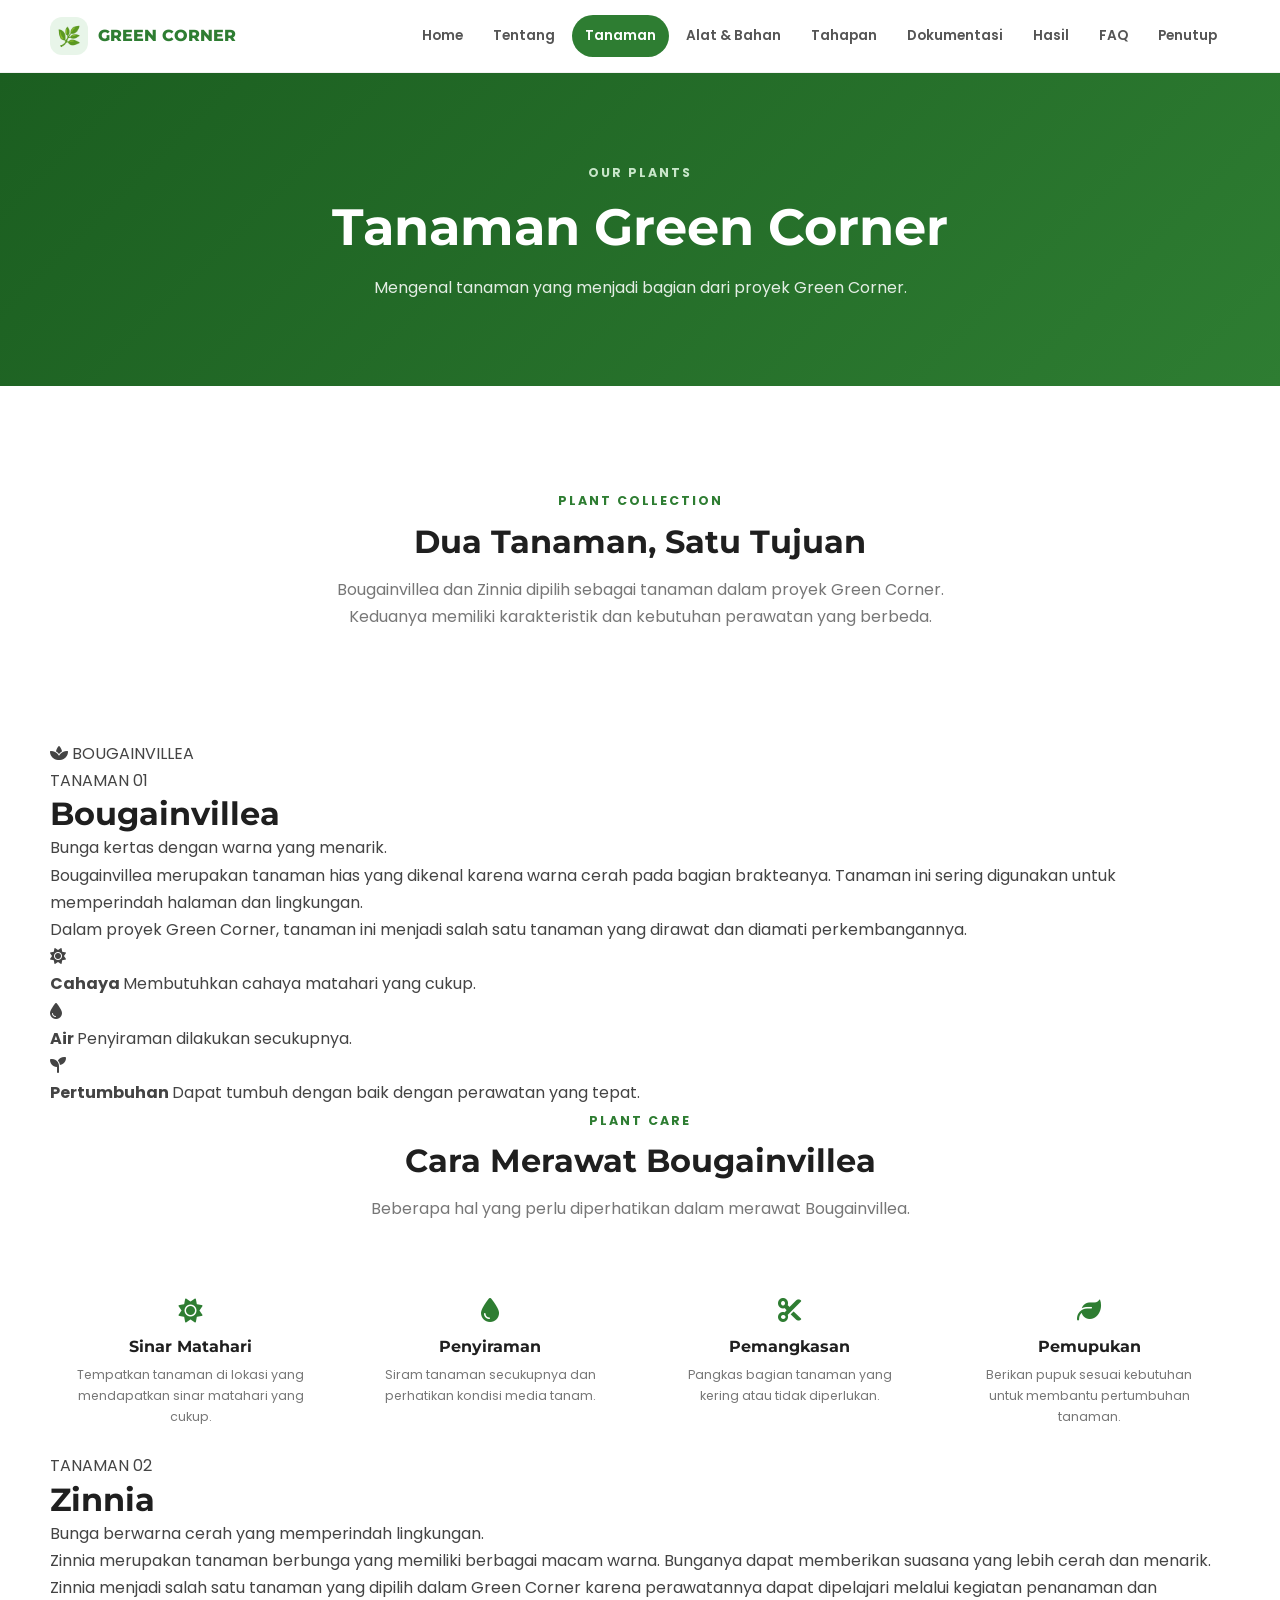
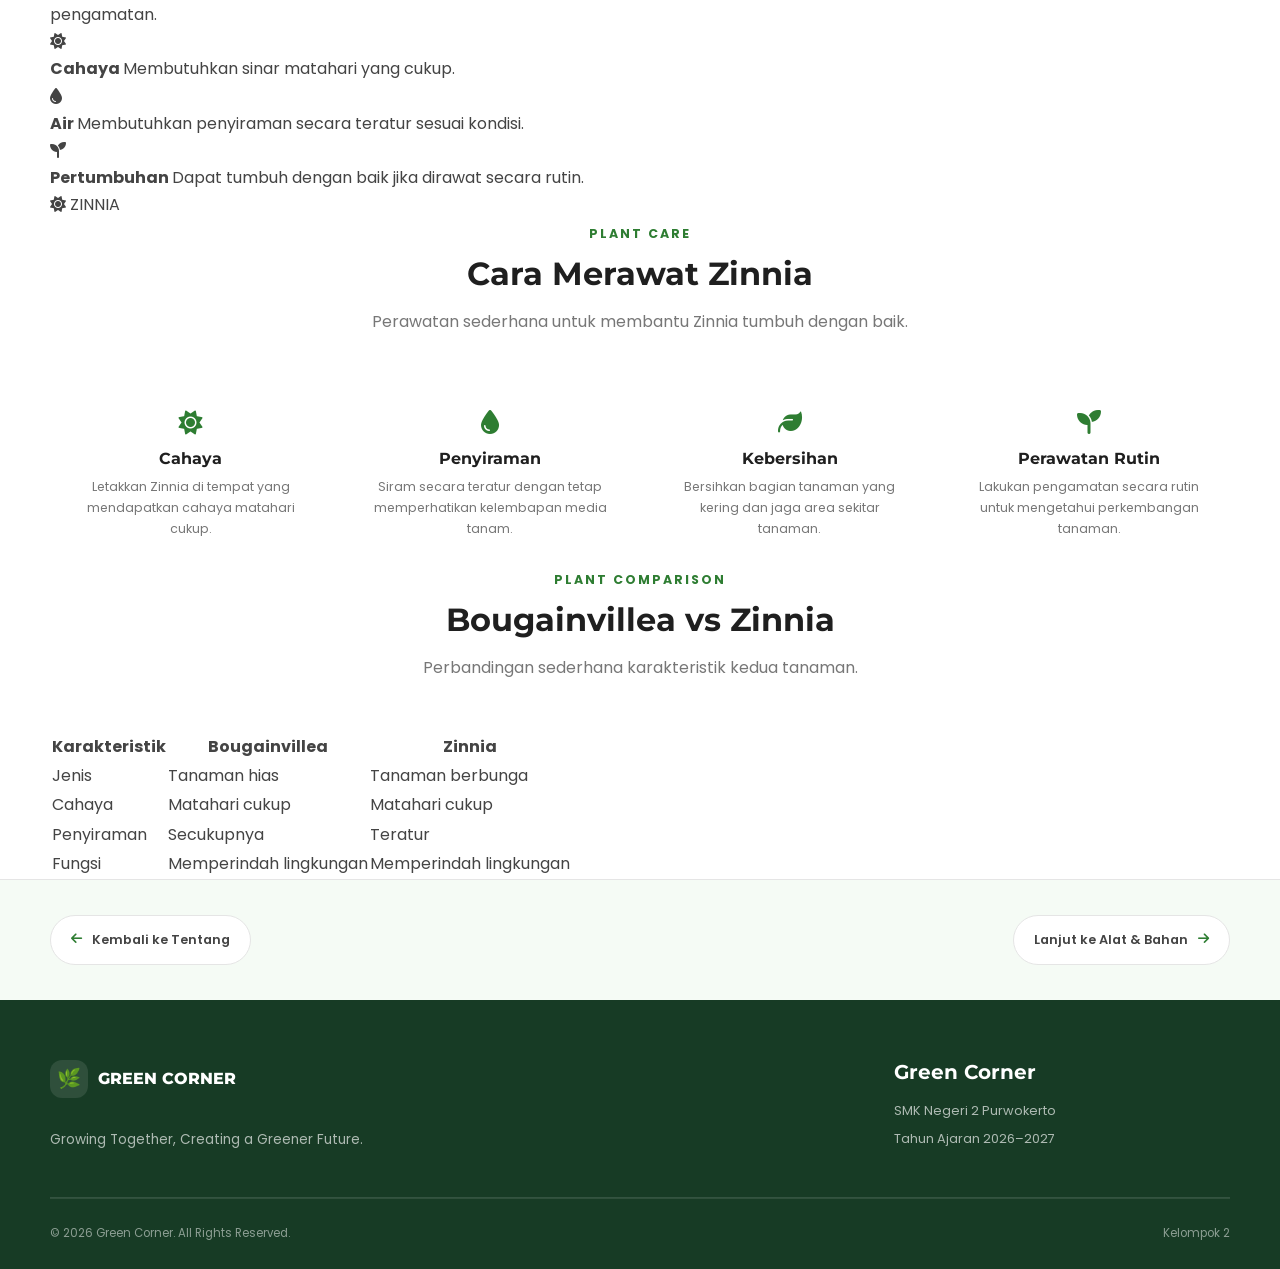
<file: tanaman.html>
<!DOCTYPE html>
<html lang="id">

<head>

    <meta charset="UTF-8">

    <meta name="viewport"
          content="width=device-width, initial-scale=1.0">

    <title>Tanaman | Green Corner</title>


    <!-- Google Fonts -->

    <link rel="preconnect"
          href="https://fonts.googleapis.com">

    <link rel="preconnect"
          href="https://fonts.gstatic.com"
          crossorigin>

    <link href="https://fonts.googleapis.com/css2?family=Montserrat:wght@600;700;800&family=Poppins:wght@400;500;600;700&display=swap"
          rel="stylesheet">


    <!-- Font Awesome -->

    <link rel="stylesheet"
          href="https://cdnjs.cloudflare.com/ajax/libs/font-awesome/6.7.2/css/all.min.css">


    <!-- CSS -->

    <link rel="stylesheet"
          href="style.css">

</head>


<body>


    <!-- =====================================================
         NAVBAR
    ====================================================== -->

    <header class="navbar">

        <div class="container">


            <a href="home.html"
               class="nav-logo">

                <span class="nav-logo-icon">
                    🌿
                </span>

                <span>
                    GREEN CORNER
                </span>

            </a>


            <button class="menu-toggle"
                    aria-label="Buka menu"
                    aria-expanded="false">

                <i class="fa-solid fa-bars"></i>

            </button>


            <nav>

                <ul>

                    <li>
                        <a href="home.html">
                            Home
                        </a>
                    </li>

                    <li>
                        <a href="tentang.html">
                            Tentang
                        </a>
                    </li>

                    <li>
                        <a href="tanaman.html"
                           class="active">
                            Tanaman
                        </a>
                    </li>

                    <li>
                        <a href="alat.html">
                            Alat & Bahan
                        </a>
                    </li>

                    <li>
                        <a href="tahapan.html">
                            Tahapan
                        </a>
                    </li>

                    <li>
                        <a href="dokumentasi.html">
                            Dokumentasi
                        </a>
                    </li>

                    <li>
                        <a href="hasil.html">
                            Hasil
                        </a>
                    </li>

                    <li>
                        <a href="faq.html">
                            FAQ
                        </a>
                    </li>

                    <li>
                        <a href="penutup.html">
                            Penutup
                        </a>
                    </li>

                </ul>

            </nav>

        </div>

    </header>



    <!-- =====================================================
         PAGE HEADER
    ====================================================== -->

    <main>

        <section class="page-header">

            <div class="container">

                <div class="page-header-content">

                    <span>
                        OUR PLANTS
                    </span>

                    <h1>
                        Tanaman Green Corner
                    </h1>

                    <p>

                        Mengenal tanaman yang menjadi bagian
                        dari proyek Green Corner.

                    </p>

                </div>

            </div>

        </section>



        <!-- =====================================================
             INTRODUCTION
        ====================================================== -->

        <section class="plants-intro">

            <div class="container">

                <div class="section-title">

                    <span>
                        PLANT COLLECTION
                    </span>

                    <h2>
                        Dua Tanaman, Satu Tujuan
                    </h2>

                    <p>

                        Bougainvillea dan Zinnia dipilih sebagai
                        tanaman dalam proyek Green Corner.
                        Keduanya memiliki karakteristik dan
                        kebutuhan perawatan yang berbeda.

                    </p>

                </div>

            </div>

        </section>



        <!-- =====================================================
             BOUGAINVILLEA
        ====================================================== -->

        <section class="plant-detail">

            <div class="container">

                <div class="plant-detail-grid">


                    <!-- IMAGE -->

                    <div class="plant-detail-image">

                        <div class="plant-image-placeholder">

                            <i class="fa-solid fa-spa"></i>

                            <span>
                                BOUGAINVILLEA
                            </span>

                        </div>

                    </div>


                    <!-- CONTENT -->

                    <div class="plant-detail-content">

                        <span class="plant-number">
                            TANAMAN 01
                        </span>

                        <h2>
                            Bougainvillea
                        </h2>

                        <p class="plant-subtitle">
                            Bunga kertas dengan warna yang menarik.
                        </p>

                        <p>

                            Bougainvillea merupakan tanaman hias
                            yang dikenal karena warna cerah pada
                            bagian brakteanya. Tanaman ini sering
                            digunakan untuk memperindah halaman
                            dan lingkungan.

                        </p>

                        <p>

                            Dalam proyek Green Corner, tanaman ini
                            menjadi salah satu tanaman yang
                            dirawat dan diamati perkembangannya.

                        </p>


                        <!-- QUICK INFO -->

                        <div class="plant-facts">


                            <div class="plant-fact">

                                <i class="fa-solid fa-sun"></i>

                                <div>

                                    <strong>
                                        Cahaya
                                    </strong>

                                    <span>
                                        Membutuhkan cahaya matahari
                                        yang cukup.
                                    </span>

                                </div>

                            </div>


                            <div class="plant-fact">

                                <i class="fa-solid fa-droplet"></i>

                                <div>

                                    <strong>
                                        Air
                                    </strong>

                                    <span>
                                        Penyiraman dilakukan
                                        secukupnya.
                                    </span>

                                </div>

                            </div>


                            <div class="plant-fact">

                                <i class="fa-solid fa-seedling"></i>

                                <div>

                                    <strong>
                                        Pertumbuhan
                                    </strong>

                                    <span>
                                        Dapat tumbuh dengan baik
                                        dengan perawatan yang tepat.
                                    </span>

                                </div>

                            </div>


                        </div>

                    </div>

                </div>

            </div>

        </section>



        <!-- =====================================================
             BOUGAINVILLEA CARE
        ====================================================== -->

        <section class="care-section">

            <div class="container">

                <div class="section-title">

                    <span>
                        PLANT CARE
                    </span>

                    <h2>
                        Cara Merawat Bougainvillea
                    </h2>

                    <p>

                        Beberapa hal yang perlu diperhatikan
                        dalam merawat Bougainvillea.

                    </p>

                </div>


                <div class="care-grid">


                    <article class="care-card">

                        <div class="care-icon">

                            <i class="fa-solid fa-sun"></i>

                        </div>

                        <h3>
                            Sinar Matahari
                        </h3>

                        <p>

                            Tempatkan tanaman di lokasi yang
                            mendapatkan sinar matahari yang cukup.

                        </p>

                    </article>


                    <article class="care-card">

                        <div class="care-icon">

                            <i class="fa-solid fa-droplet"></i>

                        </div>

                        <h3>
                            Penyiraman
                        </h3>

                        <p>

                            Siram tanaman secukupnya dan
                            perhatikan kondisi media tanam.

                        </p>

                    </article>


                    <article class="care-card">

                        <div class="care-icon">

                            <i class="fa-solid fa-scissors"></i>

                        </div>

                        <h3>
                            Pemangkasan
                        </h3>

                        <p>

                            Pangkas bagian tanaman yang kering
                            atau tidak diperlukan.

                        </p>

                    </article>


                    <article class="care-card">

                        <div class="care-icon">

                            <i class="fa-solid fa-leaf"></i>

                        </div>

                        <h3>
                            Pemupukan
                        </h3>

                        <p>

                            Berikan pupuk sesuai kebutuhan
                            untuk membantu pertumbuhan tanaman.

                        </p>

                    </article>


                </div>

            </div>

        </section>



        <!-- =====================================================
             ZINNIA
        ====================================================== -->

        <section class="plant-detail plant-detail-reverse">

            <div class="container">

                <div class="plant-detail-grid">


                    <!-- CONTENT -->

                    <div class="plant-detail-content">

                        <span class="plant-number">
                            TANAMAN 02
                        </span>

                        <h2>
                            Zinnia
                        </h2>

                        <p class="plant-subtitle">
                            Bunga berwarna cerah yang memperindah lingkungan.
                        </p>

                        <p>

                            Zinnia merupakan tanaman berbunga
                            yang memiliki berbagai macam warna.
                            Bunganya dapat memberikan suasana
                            yang lebih cerah dan menarik.

                        </p>

                        <p>

                            Zinnia menjadi salah satu tanaman
                            yang dipilih dalam Green Corner karena
                            perawatannya dapat dipelajari melalui
                            kegiatan penanaman dan pengamatan.

                        </p>


                        <!-- QUICK INFO -->

                        <div class="plant-facts">


                            <div class="plant-fact">

                                <i class="fa-solid fa-sun"></i>

                                <div>

                                    <strong>
                                        Cahaya
                                    </strong>

                                    <span>
                                        Membutuhkan sinar matahari
                                        yang cukup.
                                    </span>

                                </div>

                            </div>


                            <div class="plant-fact">

                                <i class="fa-solid fa-droplet"></i>

                                <div>

                                    <strong>
                                        Air
                                    </strong>

                                    <span>
                                        Membutuhkan penyiraman
                                        secara teratur sesuai kondisi.
                                    </span>

                                </div>

                            </div>


                            <div class="plant-fact">

                                <i class="fa-solid fa-seedling"></i>

                                <div>

                                    <strong>
                                        Pertumbuhan
                                    </strong>

                                    <span>
                                        Dapat tumbuh dengan baik
                                        jika dirawat secara rutin.
                                    </span>

                                </div>

                            </div>


                        </div>

                    </div>


                    <!-- IMAGE -->

                    <div class="plant-detail-image">

                        <div class="plant-image-placeholder">

                            <i class="fa-solid fa-sun"></i>

                            <span>
                                ZINNIA
                            </span>

                        </div>

                    </div>


                </div>

            </div>

        </section>



        <!-- =====================================================
             ZINNIA CARE
        ====================================================== -->

        <section class="care-section">

            <div class="container">

                <div class="section-title">

                    <span>
                        PLANT CARE
                    </span>

                    <h2>
                        Cara Merawat Zinnia
                    </h2>

                    <p>

                        Perawatan sederhana untuk membantu
                        Zinnia tumbuh dengan baik.

                    </p>

                </div>


                <div class="care-grid">


                    <article class="care-card">

                        <div class="care-icon">

                            <i class="fa-solid fa-sun"></i>

                        </div>

                        <h3>
                            Cahaya
                        </h3>

                        <p>

                            Letakkan Zinnia di tempat yang
                            mendapatkan cahaya matahari cukup.

                        </p>

                    </article>


                    <article class="care-card">

                        <div class="care-icon">

                            <i class="fa-solid fa-droplet"></i>

                        </div>

                        <h3>
                            Penyiraman
                        </h3>

                        <p>

                            Siram secara teratur dengan tetap
                            memperhatikan kelembapan media tanam.

                        </p>

                    </article>


                    <article class="care-card">

                        <div class="care-icon">

                            <i class="fa-solid fa-leaf"></i>

                        </div>

                        <h3>
                            Kebersihan
                        </h3>

                        <p>

                            Bersihkan bagian tanaman yang kering
                            dan jaga area sekitar tanaman.

                        </p>

                    </article>


                    <article class="care-card">

                        <div class="care-icon">

                            <i class="fa-solid fa-seedling"></i>

                        </div>

                        <h3>
                            Perawatan Rutin
                        </h3>

                        <p>

                            Lakukan pengamatan secara rutin
                            untuk mengetahui perkembangan tanaman.

                        </p>

                    </article>


                </div>

            </div>

        </section>



        <!-- =====================================================
             COMPARISON
        ====================================================== -->

        <section class="plant-comparison">

            <div class="container">

                <div class="section-title">

                    <span>
                        PLANT COMPARISON
                    </span>

                    <h2>
                        Bougainvillea vs Zinnia
                    </h2>

                    <p>

                        Perbandingan sederhana karakteristik
                        kedua tanaman.

                    </p>

                </div>


                <div class="comparison-table-wrapper">

                    <table class="comparison-table">

                        <thead>

                            <tr>

                                <th>
                                    Karakteristik
                                </th>

                                <th>
                                    Bougainvillea
                                </th>

                                <th>
                                    Zinnia
                                </th>

                            </tr>

                        </thead>


                        <tbody>

                            <tr>

                                <td>
                                    Jenis
                                </td>

                                <td>
                                    Tanaman hias
                                </td>

                                <td>
                                    Tanaman berbunga
                                </td>

                            </tr>


                            <tr>

                                <td>
                                    Cahaya
                                </td>

                                <td>
                                    Matahari cukup
                                </td>

                                <td>
                                    Matahari cukup
                                </td>

                            </tr>


                            <tr>

                                <td>
                                    Penyiraman
                                </td>

                                <td>
                                    Secukupnya
                                </td>

                                <td>
                                    Teratur
                                </td>

                            </tr>


                            <tr>

                                <td>
                                    Fungsi
                                </td>

                                <td>
                                    Memperindah lingkungan
                                </td>

                                <td>
                                    Memperindah lingkungan
                                </td>

                            </tr>

                        </tbody>

                    </table>

                </div>

            </div>

        </section>



        <!-- =====================================================
             NAVIGATION
        ====================================================== -->

        <section class="page-navigation">

            <div class="container">


                <a href="tentang.html"
                   class="page-nav-button">

                    <i class="fa-solid fa-arrow-left"></i>

                    <span>
                        Kembali ke Tentang
                    </span>

                </a>


                <a href="alat.html"
                   class="page-nav-button next">

                    <span>
                        Lanjut ke Alat & Bahan
                    </span>

                    <i class="fa-solid fa-arrow-right"></i>

                </a>


            </div>

        </section>

    </main>



    <!-- =====================================================
         FOOTER
    ====================================================== -->

    <footer class="footer">

        <div class="container">


            <div class="footer-main">


                <div class="footer-brand">

                    <a href="home.html"
                       class="nav-logo">

                        <span class="nav-logo-icon">
                            🌿
                        </span>

                        <span>
                            GREEN CORNER
                        </span>

                    </a>

                    <p>
                        Growing Together,
                        Creating a Greener Future.
                    </p>

                </div>


                <div class="footer-info">

                    <h3>
                        Green Corner
                    </h3>

                    <p>
                        SMK Negeri 2 Purwokerto
                    </p>

                    <p>
                        Tahun Ajaran 2026–2027
                    </p>

                </div>


            </div>


            <div class="footer-bottom">

                <p>
                    © 2026 Green Corner. All Rights Reserved.
                </p>

                <p>
                    Kelompok 2
                </p>

            </div>


        </div>

    </footer>



    <!-- =====================================================
         JAVASCRIPT
    ====================================================== -->

    <script src="js/script.js"></script>

</body>

</html>
</file>
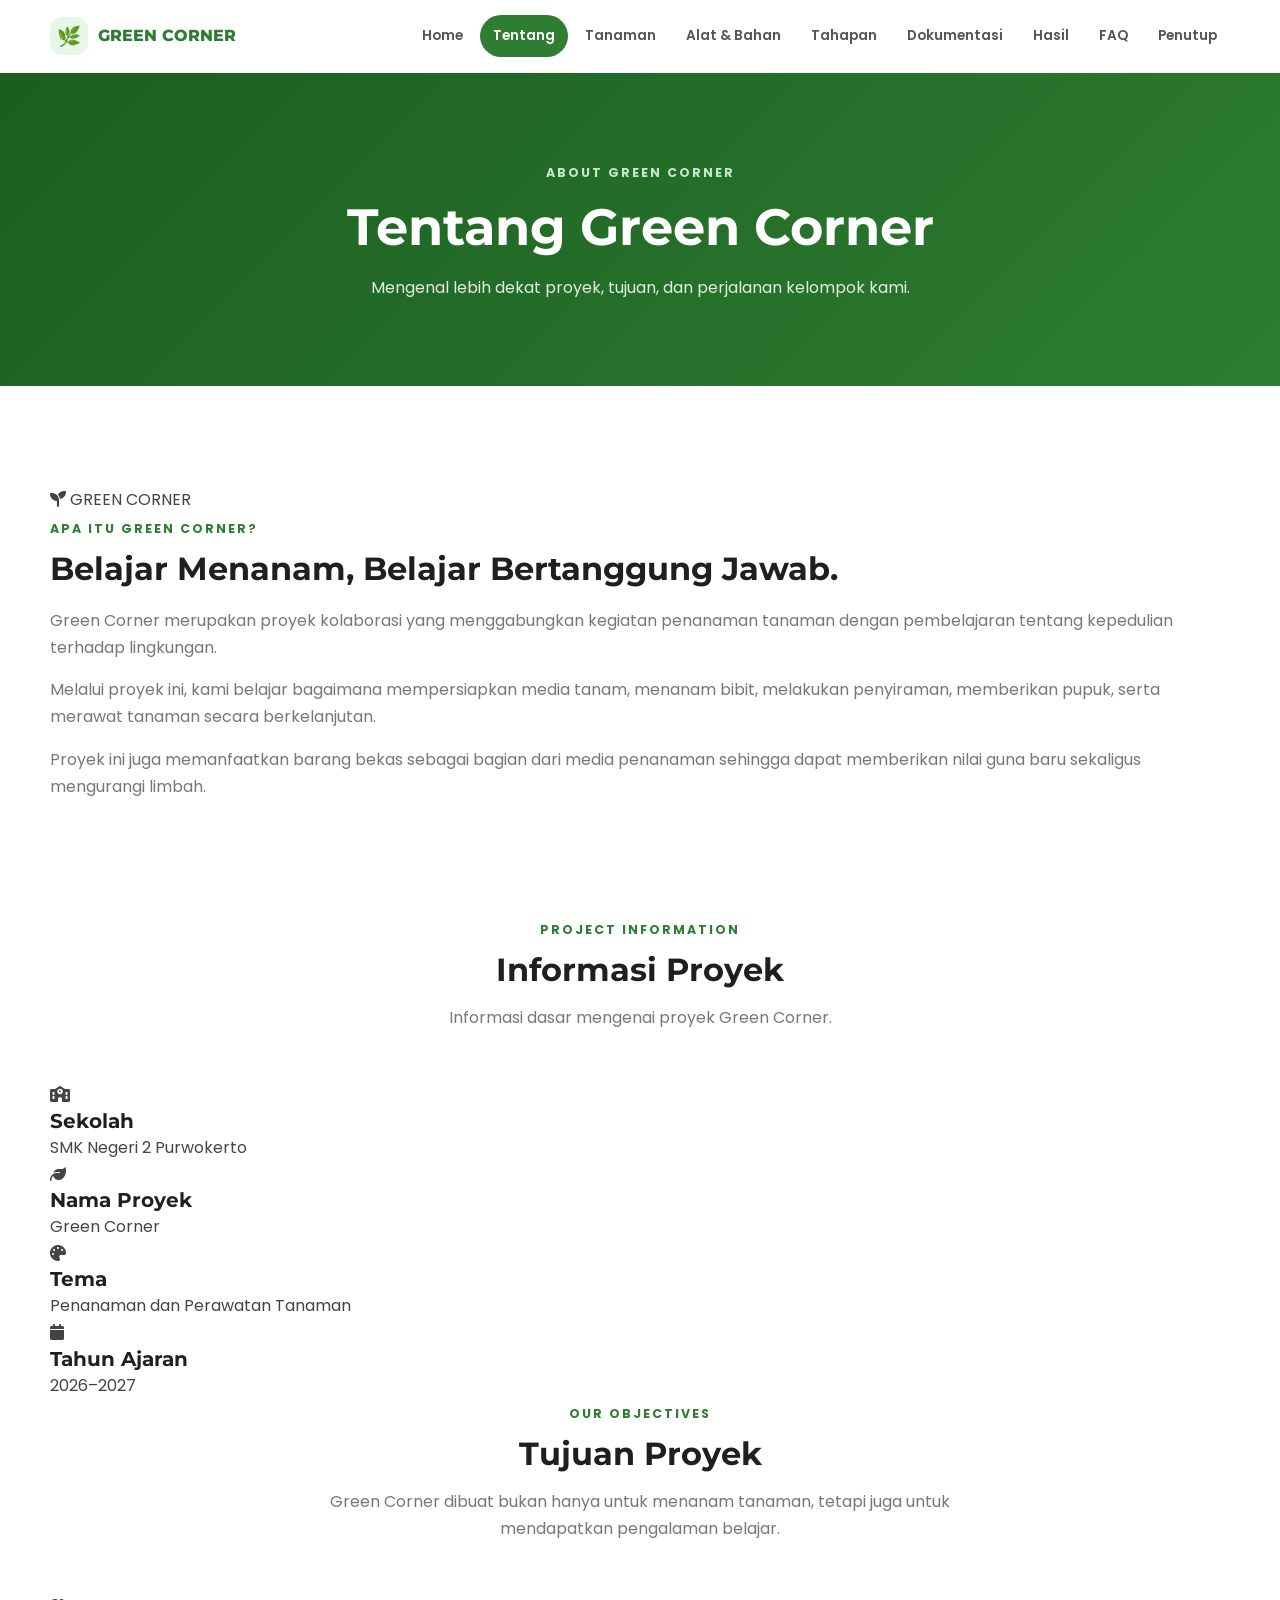
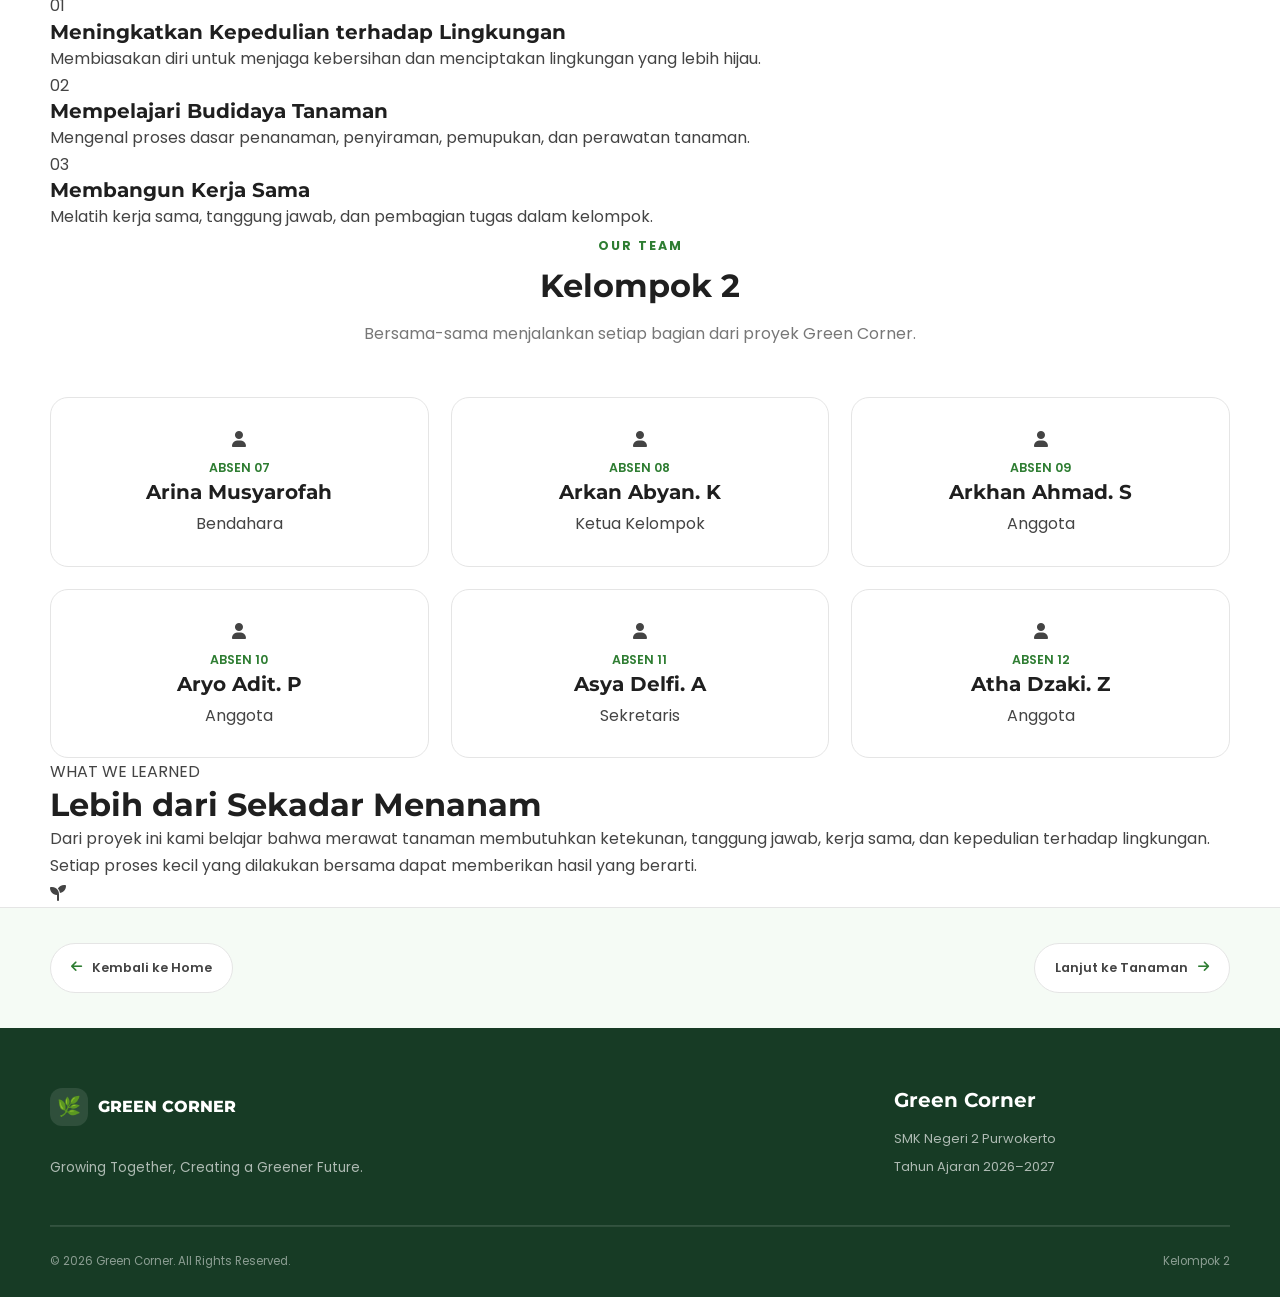
<file: tentang.html>
<!DOCTYPE html>
<html lang="id">

<head>

    <meta charset="UTF-8">

    <meta name="viewport"
          content="width=device-width, initial-scale=1.0">

    <title>Tentang | Green Corner</title>


    <!-- Google Fonts -->

    <link rel="preconnect"
          href="https://fonts.googleapis.com">

    <link rel="preconnect"
          href="https://fonts.gstatic.com"
          crossorigin>

    <link href="https://fonts.googleapis.com/css2?family=Montserrat:wght@600;700;800&family=Poppins:wght@400;500;600;700&display=swap"
          rel="stylesheet">


    <!-- Font Awesome -->

    <link rel="stylesheet"
          href="https://cdnjs.cloudflare.com/ajax/libs/font-awesome/6.7.2/css/all.min.css">


    <!-- CSS -->

    <link rel="stylesheet"
          href="style.css">

</head>


<body>


    <!-- =====================================================
         NAVBAR
    ====================================================== -->

    <header class="navbar">

        <div class="container">


            <!-- LOGO -->

            <a href="home.html"
               class="nav-logo">

                <span class="nav-logo-icon">
                    🌿
                </span>

                <span>
                    GREEN CORNER
                </span>

            </a>


            <!-- MOBILE MENU -->

            <button class="menu-toggle"
                    aria-label="Buka menu"
                    aria-expanded="false">

                <i class="fa-solid fa-bars"></i>

            </button>


            <!-- NAVIGATION -->

            <nav>

                <ul>

                    <li>
                        <a href="home.html">
                            Home
                        </a>
                    </li>

                    <li>
                        <a href="tentang.html"
                           class="active">
                            Tentang
                        </a>
                    </li>

                    <li>
                        <a href="tanaman.html">
                            Tanaman
                        </a>
                    </li>

                    <li>
                        <a href="alat.html">
                            Alat & Bahan
                        </a>
                    </li>

                    <li>
                        <a href="tahapan.html">
                            Tahapan
                        </a>
                    </li>

                    <li>
                        <a href="dokumentasi.html">
                            Dokumentasi
                        </a>
                    </li>

                    <li>
                        <a href="hasil.html">
                            Hasil
                        </a>
                    </li>

                    <li>
                        <a href="faq.html">
                            FAQ
                        </a>
                    </li>

                    <li>
                        <a href="penutup.html">
                            Penutup
                        </a>
                    </li>

                </ul>

            </nav>

        </div>

    </header>



    <!-- =====================================================
         PAGE HEADER
    ====================================================== -->

    <main>


        <section class="page-header">


            <div class="container">


                <div class="page-header-content">


                    <span>
                        ABOUT GREEN CORNER
                    </span>


                    <h1>
                        Tentang Green Corner
                    </h1>


                    <p>

                        Mengenal lebih dekat proyek,
                        tujuan, dan perjalanan kelompok kami.

                    </p>


                </div>

            </div>

        </section>



        <!-- =====================================================
             INTRODUCTION
        ====================================================== -->

        <section class="about-intro">


            <div class="container">


                <div class="about-grid">


                    <!-- VISUAL -->

                    <div class="about-visual">

                        <div class="about-image-placeholder">

                            <i class="fa-solid fa-seedling"></i>

                            <span>
                                GREEN CORNER
                            </span>

                        </div>

                    </div>


                    <!-- CONTENT -->

                    <div class="about-content">


                        <span class="section-label">
                            APA ITU GREEN CORNER?
                        </span>


                        <h2>
                            Belajar Menanam,
                            Belajar Bertanggung Jawab.
                        </h2>


                        <p>

                            Green Corner merupakan proyek
                            kolaborasi yang menggabungkan
                            kegiatan penanaman tanaman dengan
                            pembelajaran tentang kepedulian
                            terhadap lingkungan.

                        </p>


                        <p>

                            Melalui proyek ini, kami belajar
                            bagaimana mempersiapkan media tanam,
                            menanam bibit, melakukan penyiraman,
                            memberikan pupuk, serta merawat
                            tanaman secara berkelanjutan.

                        </p>


                        <p>

                            Proyek ini juga memanfaatkan barang
                            bekas sebagai bagian dari media
                            penanaman sehingga dapat memberikan
                            nilai guna baru sekaligus mengurangi
                            limbah.

                        </p>


                    </div>

                </div>

            </div>

        </section>



        <!-- =====================================================
             PROJECT INFORMATION
        ====================================================== -->

        <section class="project-info">


            <div class="container">


                <div class="section-title">


                    <span>
                        PROJECT INFORMATION
                    </span>


                    <h2>
                        Informasi Proyek
                    </h2>


                    <p>

                        Informasi dasar mengenai proyek
                        Green Corner.

                    </p>


                </div>



                <div class="info-grid">


                    <!-- SCHOOL -->

                    <article class="info-card">


                        <div class="card-icon">

                            <i class="fa-solid fa-school"></i>

                        </div>


                        <h3>
                            Sekolah
                        </h3>


                        <p>
                            SMK Negeri 2 Purwokerto
                        </p>


                    </article>



                    <!-- PROJECT -->

                    <article class="info-card">


                        <div class="card-icon">

                            <i class="fa-solid fa-leaf"></i>

                        </div>


                        <h3>
                            Nama Proyek
                        </h3>


                        <p>
                            Green Corner
                        </p>


                    </article>



                    <!-- THEME -->

                    <article class="info-card">


                        <div class="card-icon">

                            <i class="fa-solid fa-palette"></i>

                        </div>


                        <h3>
                            Tema
                        </h3>


                        <p>
                            Penanaman dan Perawatan Tanaman
                        </p>


                    </article>



                    <!-- YEAR -->

                    <article class="info-card">


                        <div class="card-icon">

                            <i class="fa-solid fa-calendar"></i>

                        </div>


                        <h3>
                            Tahun Ajaran
                        </h3>


                        <p>
                            2026–2027
                        </p>


                    </article>


                </div>

            </div>

        </section>



        <!-- =====================================================
             OBJECTIVES
        ====================================================== -->

        <section class="objectives">


            <div class="container">


                <div class="section-title">


                    <span>
                        OUR OBJECTIVES
                    </span>


                    <h2>
                        Tujuan Proyek
                    </h2>


                    <p>

                        Green Corner dibuat bukan hanya
                        untuk menanam tanaman, tetapi juga
                        untuk mendapatkan pengalaman belajar.

                    </p>


                </div>



                <div class="objective-list">


                    <article class="objective-item">


                        <div class="objective-number">
                            01
                        </div>


                        <div>

                            <h3>
                                Meningkatkan Kepedulian
                                terhadap Lingkungan
                            </h3>

                            <p>

                                Membiasakan diri untuk menjaga
                                kebersihan dan menciptakan
                                lingkungan yang lebih hijau.

                            </p>

                        </div>


                    </article>



                    <article class="objective-item">


                        <div class="objective-number">
                            02
                        </div>


                        <div>

                            <h3>
                                Mempelajari Budidaya Tanaman
                            </h3>

                            <p>

                                Mengenal proses dasar penanaman,
                                penyiraman, pemupukan, dan
                                perawatan tanaman.

                            </p>

                        </div>


                    </article>



                    <article class="objective-item">


                    </article>



                    <article class="objective-item">


                        <div class="objective-number">
                            03
                        </div>


                        <div>

                            <h3>
                                Membangun Kerja Sama
                            </h3>

                            <p>

                                Melatih kerja sama, tanggung jawab,
                                dan pembagian tugas dalam kelompok.

                            </p>

                        </div>


                    </article>


                </div>

            </div>

        </section>



        <!-- =====================================================
             TEAM
        ====================================================== -->

        <section class="team">


            <div class="container">


                <div class="section-title">


                    <span>
                        OUR TEAM
                    </span>


                    <h2>
                        Kelompok 2
                    </h2>


                    <p>

                        Bersama-sama menjalankan setiap
                        bagian dari proyek Green Corner.

                    </p>


                </div>



                <div class="team-grid">


                    <!-- MEMBER 1 -->

                    <article class="team-card">


                        <div class="member-icon">

                            <i class="fa-solid fa-user"></i>

                        </div>


                        <span>
                            ABSEN 07
                        </span>


                        <h3>
                            Arina Musyarofah
                        </h3>


                        <p>
                            Bendahara
                        </p>


                    </article>



                    <!-- MEMBER 2 -->

                    <article class="team-card">


                        <div class="member-icon">

                            <i class="fa-solid fa-user"></i>

                        </div>


                        <span>
                            ABSEN 08
                        </span>


                        <h3>
                            Arkan Abyan. K
                        </h3>


                        <p>
                            Ketua Kelompok
                        </p>


                    </article>



                    <!-- MEMBER 3 -->

                    <article class="team-card">


                        <div class="member-icon">

                            <i class="fa-solid fa-user"></i>

                        </div>


                        <span>
                            ABSEN 09
                        </span>


                        <h3>
                            Arkhan Ahmad. S
                        </h3>


                        <p>
                            Anggota
                        </p>


                    </article>



                    <!-- MEMBER 4 -->

                    <article class="team-card">


                        <div class="member-icon">

                            <i class="fa-solid fa-user"></i>

                        </div>


                        <span>
                            ABSEN 10
                        </span>


                        <h3>
                            Aryo Adit. P
                        </h3>


                        <p>
                            Anggota
                        </p>


                    </article>



                    <!-- MEMBER 5 -->

                    <article class="team-card">


                        <div class="member-icon">

                            <i class="fa-solid fa-user"></i>

                        </div>


                        <span>
                            ABSEN 11
                        </span>


                        <h3>
                            Asya Delfi. A
                        </h3>


                        <p>
                            Sekretaris
                        </p>


                    </article>



                    <!-- MEMBER 6 -->

                    <article class="team-card">


                        <div class="member-icon">

                            <i class="fa-solid fa-user"></i>

                        </div>


                        <span>
                            ABSEN 12
                        </span>


                        <h3>
                            Atha Dzaki. Z
                        </h3>


                        <p>
                            Anggota
                        </p>


                    </article>


                </div>

            </div>

        </section>



        <!-- =====================================================
             WHAT WE LEARNED
        ====================================================== -->

        <section class="learning">


            <div class="container">


                <div class="learning-box">


                    <div class="learning-content">


                        <span>
                            WHAT WE LEARNED
                        </span>


                        <h2>
                            Lebih dari Sekadar Menanam
                        </h2>


                        <p>

                            Dari proyek ini kami belajar bahwa
                            merawat tanaman membutuhkan
                            ketekunan, tanggung jawab, kerja sama,
                            dan kepedulian terhadap lingkungan.

                        </p>


                        <p>

                            Setiap proses kecil yang dilakukan
                            bersama dapat memberikan hasil yang
                            berarti.

                        </p>


                    </div>


                    <div class="learning-icon">

                        <i class="fa-solid fa-seedling"></i>

                    </div>


                </div>

            </div>

        </section>



        <!-- =====================================================
             NAVIGATION CTA
        ====================================================== -->

        <section class="page-navigation">


            <div class="container">


                <a href="home.html"
                   class="page-nav-button">

                    <i class="fa-solid fa-arrow-left"></i>

                    <span>
                        Kembali ke Home
                    </span>

                </a>


                <a href="tanaman.html"
                   class="page-nav-button next">

                    <span>
                        Lanjut ke Tanaman
                    </span>

                    <i class="fa-solid fa-arrow-right"></i>

                </a>


            </div>

        </section>


    </main>



    <!-- =====================================================
         FOOTER
    ====================================================== -->

    <footer class="footer">


        <div class="container">


            <div class="footer-main">


                <div class="footer-brand">


                    <a href="home.html"
                       class="nav-logo">

                        <span class="nav-logo-icon">
                            🌿
                        </span>

                        <span>
                            GREEN CORNER
                        </span>

                    </a>


                    <p>

                        Growing Together,
                        Creating a Greener Future.

                    </p>


                </div>


                <div class="footer-info">


                    <h3>
                        Green Corner
                    </h3>


                    <p>
                        SMK Negeri 2 Purwokerto
                    </p>


                    <p>
                        Tahun Ajaran 2026–2027
                    </p>


                </div>


            </div>


            <div class="footer-bottom">


                <p>
                    © 2026 Green Corner. All Rights Reserved.
                </p>


                <p>
                    Kelompok 2
                </p>


            </div>


        </div>

    </footer>



    <!-- =====================================================
         JAVASCRIPT
    ====================================================== -->

    <script src="js/script.js"></script>

</body>

</html>
</file>
<file: style.css>
/* =====================================================
   GREEN CORNER
   MAIN STYLE
   PART 1 — GLOBAL & NAVBAR
===================================================== */


/* =====================================================
   1. ROOT / VARIABLES
===================================================== */

:root {

    --primary: #2e7d32;

    --primary-dark: #1b5e20;

    --primary-light: #66bb6a;

    --light: #e8f5e9;

    --lighter: #f5fbf5;

    --white: #ffffff;

    --black: #1f1f1f;

    --text: #444444;

    --muted: #777777;

    --border: #e5e5e5;

    --shadow:
        0 10px 30px rgba(0, 0, 0, 0.08);

    --shadow-hover:
        0 18px 40px rgba(0, 0, 0, 0.12);

    --radius-sm: 10px;

    --radius-md: 18px;

    --radius-lg: 28px;

    --container: 1180px;

}


/* =====================================================
   2. RESET
===================================================== */

* {

    margin: 0;

    padding: 0;

    box-sizing: border-box;

}


html {

    scroll-behavior: smooth;

}


body {

    font-family: "Poppins", sans-serif;

    background: var(--white);

    color: var(--text);

    line-height: 1.7;

    overflow-x: hidden;

}


img {

    display: block;

    max-width: 100%;

}


a {

    text-decoration: none;

    color: inherit;

}


button {

    font-family: inherit;

}


ul {

    padding: 0;

    margin: 0;

}


.container {

    width: min(
        calc(100% - 40px),
        var(--container)
    );

    margin-inline: auto;

}


/* =====================================================
   3. TYPOGRAPHY
===================================================== */

h1,
h2,
h3,
h4 {

    font-family: "Montserrat", sans-serif;

    color: var(--black);

    line-height: 1.25;

}


h1 {

    font-size: 2.7rem;

}


h2 {

    font-size: 2rem;

}


h3 {

    font-size: 1.25rem;

}


p {

    color: var(--text);

}


::selection {

    background: var(--primary);

    color: var(--white);

}


/* =====================================================
   4. NAVBAR
===================================================== */

.navbar {

    position: sticky;

    top: 0;

    z-index: 1000;

    width: 100%;

    background: rgba(255, 255, 255, 0.96);

    backdrop-filter: blur(12px);

    border-bottom: 1px solid rgba(0, 0, 0, 0.05);

}


/* NAV CONTAINER */

.navbar .container {

    min-height: 72px;

    display: flex;

    align-items: center;

    justify-content: space-between;

    gap: 20px;

}


/* =====================================================
   5. NAV LOGO
===================================================== */

.nav-logo {

    display: inline-flex;

    align-items: center;

    gap: 10px;

    flex-shrink: 0;

    font-family: "Montserrat", sans-serif;

    font-size: 1rem;

    font-weight: 800;

    color: var(--primary);

}


.nav-logo-icon {

    width: 38px;

    height: 38px;

    display: grid;

    place-items: center;

    border-radius: 12px;

    background: var(--light);

    font-size: 1.2rem;

}


/* =====================================================
   6. NAVIGATION
===================================================== */

.navbar nav {

    display: block;

}


.navbar nav ul {

    display: flex;

    align-items: center;

    justify-content: flex-end;

    gap: 4px;

    list-style: none;

}


.navbar nav li {

    list-style: none;

}


.navbar nav a {

    display: block;

    padding: 9px 13px;

    border-radius: 50px;

    color: #555;

    font-size: 0.85rem;

    font-weight: 600;

    white-space: nowrap;

    transition:
        background 0.25s ease,
        color 0.25s ease,
        transform 0.25s ease;

}


.navbar nav a:hover {

    background: var(--light);

    color: var(--primary);

}


.navbar nav a.active {

    background: var(--primary);

    color: var(--white);

}


/* =====================================================
   7. MOBILE MENU BUTTON
===================================================== */

.menu-toggle {

    display: none;

    width: 44px;

    height: 44px;

    border: 0;

    border-radius: 12px;

    background: var(--light);

    color: var(--primary);

    font-size: 1.1rem;

    cursor: pointer;

}


/* =====================================================
   8. GENERIC SECTION
===================================================== */

section {

    position: relative;

}


.section-title {

    max-width: 760px;

    margin-inline: auto;

    margin-bottom: 50px;

    text-align: center;

}


.section-title > span {

    display: inline-block;

    margin-bottom: 10px;

    color: var(--primary);

    font-size: 0.78rem;

    font-weight: 700;

    letter-spacing: 2px;

}


.section-title h2 {

    margin-bottom: 14px;

}


.section-title p {

    max-width: 650px;

    margin-inline: auto;

    color: var(--muted);

}


/* =====================================================
   9. BUTTON
===================================================== */

.btn {

    display: inline-flex;

    align-items: center;

    justify-content: center;

    gap: 10px;

    padding: 13px 22px;

    border-radius: 50px;

    background: var(--primary);

    color: var(--white);

    font-weight: 600;

    transition:
        transform 0.25s ease,
        background 0.25s ease,
        box-shadow 0.25s ease;

}


.btn:hover {

    background: var(--primary-dark);

    transform: translateY(-2px);

    box-shadow: var(--shadow);

}


.btn-large {

    padding: 15px 28px;

}


/* =====================================================
   10. PAGE HEADER
===================================================== */

.page-header {

    padding: 85px 20px;

    background:
        linear-gradient(
            135deg,
            var(--primary-dark),
            var(--primary)
        );

    color: var(--white);

    text-align: center;

}


.page-header-content {

    max-width: 780px;

    margin-inline: auto;

}


.page-header-content > span {

    display: inline-block;

    margin-bottom: 12px;

    font-size: 0.78rem;

    font-weight: 700;

    letter-spacing: 2px;

    color: #c8e6c9;

}


.page-header h1 {

    margin-bottom: 15px;

    color: var(--white);

    font-size: clamp(
        2rem,
        5vw,
        3.2rem
    );

}


.page-header p {

    max-width: 680px;

    margin-inline: auto;

    color: rgba(255, 255, 255, 0.88);

}


/* =====================================================
   11. PAGE NAVIGATION
===================================================== */

.page-navigation {

    padding: 35px 0;

    background: var(--lighter);

}


.page-navigation .container {

    display: flex;

    align-items: center;

    justify-content: space-between;

    gap: 15px;

}


.page-nav-button {

    display: inline-flex;

    align-items: center;

    gap: 10px;

    padding: 12px 18px;

    border: 1px solid var(--border);

    border-radius: 50px;

    background: var(--white);

    color: var(--text);

    font-size: 0.9rem;

    font-weight: 600;

    transition:
        transform 0.25s ease,
        background 0.25s ease,
        color 0.25s ease;

}


.page-nav-button:hover {

    background: var(--primary);

    color: var(--white);

    transform: translateY(-2px);

}


/* =====================================================
   12. FOOTER
===================================================== */

.footer {

    padding: 60px 0 20px;

    background: #142516;

    color: var(--white);

}


.footer-main {

    display: grid;

    grid-template-columns:
        1.5fr
        1fr;

    gap: 50px;

    padding-bottom: 40px;

}


.footer .nav-logo {

    margin-bottom: 15px;

    color: var(--white);

}


.footer .nav-logo-icon {

    background: rgba(255, 255, 255, 0.1);

}


.footer-brand > p {

    max-width: 400px;

    color: rgba(255, 255, 255, 0.65);

}


.footer-info h3 {

    margin-bottom: 15px;

    color: var(--white);

}


.footer-info p {

    margin-bottom: 5px;

    color: rgba(255, 255, 255, 0.65);

}


.footer-bottom {

    display: flex;

    align-items: center;

    justify-content: space-between;

    gap: 20px;

    padding-top: 20px;

    border-top: 1px solid rgba(255, 255, 255, 0.1);

}


.footer-bottom p {

    color: rgba(255, 255, 255, 0.5);

    font-size: 0.82rem;

}


/* =====================================================
   13. TABLET
===================================================== */

@media (max-width: 1100px) {


    .navbar nav a {

        padding: 8px 10px;

        font-size: 0.78rem;

    }


    .navbar .container {

        gap: 10px;

    }


}


/* =====================================================
   14. MOBILE
===================================================== */

@media (max-width: 900px) {


    .container {

        width: min(
            calc(100% - 30px),
            var(--container)
        );

    }


    /* MOBILE NAVBAR */

    .navbar .container {

        min-height: 64px;

    }


    .menu-toggle {

        display: grid;

        place-items: center;

    }


    .navbar nav {

        position: absolute;

        top: 100%;

        left: 0;

        width: 100%;

        display: none;

        padding: 10px 15px 18px;

        background: var(--white);

        border-top: 1px solid var(--border);

        box-shadow:
            0 15px 30px rgba(0, 0, 0, 0.08);

    }


    .navbar nav.open {

        display: block;

    }


    .navbar nav ul {

        flex-direction: column;

        align-items: stretch;

        gap: 4px;

    }


    .navbar nav a {

        padding: 12px 15px;

        border-radius: 10px;

        text-align: left;

        font-size: 0.9rem;

    }


    /* TYPOGRAPHY */

    h1 {

        font-size: 2.2rem;

    }


    h2 {

        font-size: 1.7rem;

    }


    /* PAGE HEADER */

    .page-header {

        padding: 65px 15px;

    }


    /* FOOTER */

    .footer-main {

        grid-template-columns: 1fr;

        gap: 30px;

    }


}


@media (max-width: 600px) {


    .container {

        width: calc(100% - 24px);

    }


    .nav-logo {

        font-size: 0.88rem;

    }


    .nav-logo-icon {

        width: 34px;

        height: 34px;

    }


    .section-title {

        margin-bottom: 35px;

    }


    .section-title h2 {

        font-size: 1.55rem;

    }


    .section-title p {

        font-size: 0.9rem;

    }


    .page-navigation .container {

        flex-direction: column;

        align-items: stretch;

    }


    .page-nav-button {

        justify-content: center;

        width: 100%;

    }


    .footer {

        padding-top: 45px;

    }


    .footer-bottom {

        flex-direction: column;

        align-items: flex-start;

    }

}

/* =====================================================
   GREEN CORNER
   CSS PART 2 — HOME
===================================================== */


/* =====================================================
   1. HOME HERO
===================================================== */

.home-hero {

    min-height: calc(100vh - 72px);

    display: flex;

    align-items: center;

    padding: 80px 0;

    background:
        linear-gradient(
            135deg,
            #f5fbf5 0%,
            #ffffff 55%,
            #e8f5e9 100%
        );

    overflow: hidden;

}


.home-hero .container {

    display: grid;

    grid-template-columns:
        1.1fr
        0.9fr;

    align-items: center;

    gap: 60px;

}


/* =====================================================
   2. HERO CONTENT
===================================================== */

.hero-content {

    max-width: 650px;

}


.hero-label {

    display: inline-flex;

    align-items: center;

    gap: 8px;

    margin-bottom: 18px;

    padding: 7px 14px;

    border-radius: 50px;

    background: var(--light);

    color: var(--primary);

    font-size: 0.78rem;

    font-weight: 700;

    letter-spacing: 1px;

}


.hero-label i {

    font-size: 0.75rem;

}


.hero-content h1 {

    margin-bottom: 20px;

    font-size: clamp(
        2.4rem,
        5vw,
        4.3rem
    );

    font-weight: 800;

    letter-spacing: -1.5px;

}


.hero-content h1 span {

    color: var(--primary);

}


.hero-content > p {

    max-width: 580px;

    margin-bottom: 30px;

    color: var(--muted);

    font-size: 1rem;

}


.hero-buttons {

    display: flex;

    align-items: center;

    flex-wrap: wrap;

    gap: 12px;

}


/* SECONDARY BUTTON */

.btn-secondary {

    display: inline-flex;

    align-items: center;

    justify-content: center;

    gap: 10px;

    padding: 13px 22px;

    border: 1px solid var(--border);

    border-radius: 50px;

    background: var(--white);

    color: var(--text);

    font-weight: 600;

    transition:
        transform 0.25s ease,
        background 0.25s ease,
        color 0.25s ease;

}


.btn-secondary:hover {

    background: var(--light);

    color: var(--primary);

    transform: translateY(-2px);

}


/* =====================================================
   3. HERO VISUAL
===================================================== */

.hero-visual {

    position: relative;

    display: flex;

    justify-content: center;

    align-items: center;

}


.hero-image {

    position: relative;

    width: min(
        100%,
        500px
    );

    aspect-ratio: 1 / 1;

    overflow: hidden;

    border-radius: 40px;

    background:
        linear-gradient(
            145deg,
            var(--light),
            #dceddc
        );

    box-shadow: var(--shadow-hover);

}


.hero-image img {

    width: 100%;

    height: 100%;

    object-fit: cover;

}


/* PLACEHOLDER JIKA FOTO BELUM ADA */

.hero-placeholder {

    width: 100%;

    height: 100%;

    display: flex;

    flex-direction: column;

    align-items: center;

    justify-content: center;

    gap: 12px;

    color: var(--primary);

}


.hero-placeholder i {

    font-size: 4rem;

}


.hero-placeholder span {

    font-family: "Montserrat", sans-serif;

    font-size: 0.9rem;

    font-weight: 700;

    letter-spacing: 2px;

}


/* =====================================================
   4. FLOATING HERO CARD
===================================================== */

.hero-floating-card {

    position: absolute;

    right: -20px;

    bottom: 35px;

    display: flex;

    align-items: center;

    gap: 12px;

    max-width: 220px;

    padding: 14px 18px;

    border: 1px solid rgba(255, 255, 255, 0.8);

    border-radius: 18px;

    background: rgba(255, 255, 255, 0.94);

    box-shadow: var(--shadow);

    backdrop-filter: blur(10px);

}


.hero-floating-icon {

    width: 42px;

    height: 42px;

    display: grid;

    place-items: center;

    flex-shrink: 0;

    border-radius: 12px;

    background: var(--light);

    color: var(--primary);

}


.hero-floating-card strong {

    display: block;

    margin-bottom: 2px;

    color: var(--black);

    font-size: 0.85rem;

}


.hero-floating-card span {

    display: block;

    color: var(--muted);

    font-size: 0.72rem;

}


/* =====================================================
   5. HOME INTRO
===================================================== */

.home-intro {

    padding: 100px 0;

    background: var(--white);

}


.home-intro-grid {

    display: grid;

    grid-template-columns:
        0.9fr
        1.1fr;

    align-items: center;

    gap: 70px;

}


/* =====================================================
   6. INTRO VISUAL
===================================================== */

.intro-visual {

    position: relative;

}


.intro-image {

    width: 100%;

    aspect-ratio: 4 / 3;

    overflow: hidden;

    border-radius: var(--radius-lg);

    background: var(--light);

}


.intro-image img {

    width: 100%;

    height: 100%;

    object-fit: cover;

}


.intro-placeholder {

    width: 100%;

    height: 100%;

    display: flex;

    align-items: center;

    justify-content: center;

    color: var(--primary);

}


.intro-placeholder i {

    font-size: 4rem;

}


/* =====================================================
   7. INTRO CONTENT
===================================================== */

.intro-content > span {

    display: inline-block;

    margin-bottom: 10px;

    color: var(--primary);

    font-size: 0.78rem;

    font-weight: 700;

    letter-spacing: 2px;

}


.intro-content h2 {

    margin-bottom: 18px;

}


.intro-content p {

    margin-bottom: 15px;

    color: var(--muted);

}


.intro-content .btn {

    margin-top: 10px;

}


/* =====================================================
   8. FEATURE SECTION
===================================================== */

.home-features {

    padding: 100px 0;

    background: var(--lighter);

}


.feature-grid {

    display: grid;

    grid-template-columns:
        repeat(3, 1fr);

    gap: 22px;

}


.feature-card {

    padding: 30px;

    border: 1px solid var(--border);

    border-radius: var(--radius-md);

    background: var(--white);

    transition:
        transform 0.3s ease,
        box-shadow 0.3s ease;

}


.feature-card:hover {

    transform: translateY(-6px);

    box-shadow: var(--shadow-hover);

}


.feature-icon {

    width: 54px;

    height: 54px;

    display: grid;

    place-items: center;

    margin-bottom: 20px;

    border-radius: 16px;

    background: var(--light);

    color: var(--primary);

    font-size: 1.3rem;

}


.feature-card h3 {

    margin-bottom: 10px;

}


.feature-card p {

    color: var(--muted);

    font-size: 0.9rem;

}


/* =====================================================
   9. PROJECT STATS
===================================================== */

.home-stats {

    padding: 70px 0;

    background: var(--primary);

}


.stats-grid {

    display: grid;

    grid-template-columns:
        repeat(4, 1fr);

    gap: 20px;

}


.stat-card {

    padding: 25px;

    text-align: center;

    border-right:
        1px solid rgba(255, 255, 255, 0.2);

}


.stat-card:last-child {

    border-right: none;

}


.stat-card strong {

    display: block;

    margin-bottom: 5px;

    color: var(--white);

    font-family: "Montserrat", sans-serif;

    font-size: 2rem;

}


.stat-card span {

    color: rgba(255, 255, 255, 0.75);

    font-size: 0.82rem;

}


/* =====================================================
   10. HOME CTA
===================================================== */

.home-cta {

    padding: 100px 0;

    background: var(--white);

}


.home-cta-box {

    position: relative;

    overflow: hidden;

    padding: 65px 50px;

    border-radius: var(--radius-lg);

    background:
        linear-gradient(
            135deg,
            var(--primary-dark),
            var(--primary)
        );

    text-align: center;

}


.home-cta-box::before {

    content: "";

    position: absolute;

    width: 220px;

    height: 220px;

    top: -100px;

    right: -60px;

    border-radius: 50%;

    background:
        rgba(255, 255, 255, 0.08);

}


.home-cta-box::after {

    content: "";

    position: absolute;

    width: 180px;

    height: 180px;

    bottom: -100px;

    left: -50px;

    border-radius: 50%;

    background:
        rgba(255, 255, 255, 0.06);

}


.home-cta-content {

    position: relative;

    z-index: 1;

    max-width: 700px;

    margin-inline: auto;

}


.home-cta-content span {

    display: inline-block;

    margin-bottom: 10px;

    color: #c8e6c9;

    font-size: 0.78rem;

    font-weight: 700;

    letter-spacing: 2px;

}


.home-cta-content h2 {

    margin-bottom: 15px;

    color: var(--white);

}


.home-cta-content p {

    margin-bottom: 25px;

    color: rgba(255, 255, 255, 0.8);

}


.home-cta-content .btn {

    background: var(--white);

    color: var(--primary);

}


.home-cta-content .btn:hover {

    background: var(--light);

}


/* =====================================================
   11. HOME RESPONSIVE — TABLET
===================================================== */

@media (max-width: 900px) {


    .home-hero {

        min-height: auto;

        padding: 70px 0;

    }


    .home-hero .container {

        grid-template-columns: 1fr;

        gap: 45px;

    }


    .hero-content {

        max-width: 750px;

        margin-inline: auto;

        text-align: center;

    }


    .hero-content > p {

        margin-inline: auto;

    }


    .hero-buttons {

        justify-content: center;

    }


    .hero-visual {

        max-width: 550px;

        width: 100%;

        margin-inline: auto;

    }


    .home-intro {

        padding: 75px 0;

    }


    .home-intro-grid {

        grid-template-columns: 1fr;

        gap: 40px;

    }


    .intro-content {

        text-align: center;

    }


    .intro-content p {

        max-width: 700px;

        margin-inline: auto;

    }


    .feature-grid {

        grid-template-columns:
            repeat(2, 1fr);

    }


    .stats-grid {

        grid-template-columns:
            repeat(2, 1fr);

    }


    .stat-card:nth-child(2) {

        border-right: none;

    }


}


/* =====================================================
   12. HOME RESPONSIVE — MOBILE
===================================================== */

@media (max-width: 600px) {


    .home-hero {

        padding: 55px 0 65px;

    }


    .hero-content h1 {

        font-size: 2.2rem;

        letter-spacing: -0.8px;

    }


    .hero-content > p {

        font-size: 0.9rem;

    }


    .hero-buttons {

        flex-direction: column;

        align-items: stretch;

    }


    .hero-buttons .btn,
    .hero-buttons .btn-secondary {

        width: 100%;

    }


    .hero-image {

        border-radius: 25px;

    }


    .hero-floating-card {

        right: 10px;

        bottom: 15px;

        max-width: 190px;

        padding: 11px 13px;

    }


    .hero-floating-icon {

        width: 36px;

        height: 36px;

    }


    .hero-floating-card strong {

        font-size: 0.75rem;

    }


    .hero-floating-card span {

        font-size: 0.65rem;

    }


    .home-intro {

        padding: 65px 0;

    }


    .feature-grid {

        grid-template-columns: 1fr;

    }


    .feature-card {

        padding: 25px;

    }


    .home-stats {

        padding: 50px 0;

    }


    .stats-grid {

        grid-template-columns:
            repeat(2, 1fr);

        gap: 0;

    }


    .stat-card {

        padding: 20px 10px;

        border-right: none;

        border-bottom:
            1px solid rgba(255, 255, 255, 0.2);

    }


    .stat-card:nth-child(3),
    .stat-card:nth-child(4) {

        border-bottom: none;

    }


    .stat-card strong {

        font-size: 1.6rem;

    }


    .stat-card span {

        font-size: 0.7rem;

    }


    .home-cta {

        padding: 65px 0;

    }


    .home-cta-box {

        padding: 45px 22px;

        border-radius: 22px;

    }


    .home-cta-content h2 {

        font-size: 1.55rem;

    }


}

/* =====================================================
   GREEN CORNER
   CSS PART 3 — TENTANG + TANAMAN
===================================================== */


/* =====================================================
   1. TENTANG — INTRO
===================================================== */

.about-intro {

    padding: 100px 0;

    background: var(--white);

}


.about-intro-grid {

    display: grid;

    grid-template-columns:
        0.9fr
        1.1fr;

    align-items: center;

    gap: 70px;

}


.about-image {

    width: 100%;

    aspect-ratio: 4 / 3;

    overflow: hidden;

    border-radius: var(--radius-lg);

    background: var(--light);

}


.about-image img {

    width: 100%;

    height: 100%;

    object-fit: cover;

}


.about-placeholder {

    width: 100%;

    height: 100%;

    display: flex;

    flex-direction: column;

    align-items: center;

    justify-content: center;

    gap: 10px;

    color: var(--primary);

}


.about-placeholder i {

    font-size: 4rem;

}


.about-placeholder span {

    font-family: "Montserrat", sans-serif;

    font-size: 0.8rem;

    font-weight: 700;

    letter-spacing: 2px;

}


/* =====================================================
   2. ABOUT CONTENT
===================================================== */

.about-content > span {

    display: inline-block;

    margin-bottom: 10px;

    color: var(--primary);

    font-size: 0.78rem;

    font-weight: 700;

    letter-spacing: 2px;

}


.about-content h2 {

    margin-bottom: 18px;

}


.about-content p {

    margin-bottom: 15px;

    color: var(--muted);

}


/* =====================================================
   3. ABOUT VALUES
===================================================== */

.about-values {

    padding: 100px 0;

    background: var(--lighter);

}


.values-grid {

    display: grid;

    grid-template-columns:
        repeat(3, 1fr);

    gap: 22px;

}


.value-card {

    padding: 32px 28px;

    border: 1px solid var(--border);

    border-radius: var(--radius-md);

    background: var(--white);

    text-align: center;

    transition:
        transform 0.3s ease,
        box-shadow 0.3s ease;

}


.value-card:hover {

    transform: translateY(-6px);

    box-shadow: var(--shadow-hover);

}


.value-icon {

    width: 58px;

    height: 58px;

    display: grid;

    place-items: center;

    margin: 0 auto 20px;

    border-radius: 17px;

    background: var(--light);

    color: var(--primary);

    font-size: 1.35rem;

}


.value-card h3 {

    margin-bottom: 10px;

}


.value-card p {

    color: var(--muted);

    font-size: 0.9rem;

}


/* =====================================================
   4. ABOUT TEAM
===================================================== */

.about-team {

    padding: 100px 0;

    background: var(--white);

}


.team-grid {

    display: grid;

    grid-template-columns:
        repeat(3, 1fr);

    gap: 22px;

}


.team-card {

    padding: 28px;

    border: 1px solid var(--border);

    border-radius: var(--radius-md);

    background: var(--white);

    text-align: center;

    transition:
        transform 0.3s ease,
        box-shadow 0.3s ease;

}


.team-card:hover {

    transform: translateY(-5px);

    box-shadow: var(--shadow);

}


.team-avatar {

    width: 76px;

    height: 76px;

    display: grid;

    place-items: center;

    margin: 0 auto 18px;

    border-radius: 50%;

    background: var(--light);

    color: var(--primary);

    font-size: 1.7rem;

}


.team-card h3 {

    margin-bottom: 5px;

}


.team-card span {

    color: var(--primary);

    font-size: 0.78rem;

    font-weight: 600;

}


/* =====================================================
   5. TANAMAN — INTRO
===================================================== */

.plants-intro {

    padding: 100px 0 60px;

    background: var(--white);

}


/* =====================================================
   6. PLANT GRID
===================================================== */

.plants-section {

    padding: 40px 0 100px;

    background: var(--white);

}


.plants-grid {

    display: grid;

    grid-template-columns:
        repeat(2, 1fr);

    gap: 28px;

}


.plant-card {

    overflow: hidden;

    border: 1px solid var(--border);

    border-radius: var(--radius-lg);

    background: var(--white);

    box-shadow:
        0 5px 20px rgba(0, 0, 0, 0.04);

    transition:
        transform 0.3s ease,
        box-shadow 0.3s ease;

}


.plant-card:hover {

    transform: translateY(-7px);

    box-shadow: var(--shadow-hover);

}


/* =====================================================
   7. PLANT IMAGE
===================================================== */

.plant-image {

    position: relative;

    width: 100%;

    aspect-ratio: 16 / 10;

    overflow: hidden;

    background: var(--light);

}


.plant-image img {

    width: 100%;

    height: 100%;

    object-fit: cover;

    transition:
        transform 0.5s ease;

}


.plant-card:hover .plant-image img {

    transform: scale(1.04);

}


.plant-placeholder {

    width: 100%;

    height: 100%;

    display: flex;

    flex-direction: column;

    align-items: center;

    justify-content: center;

    gap: 10px;

    color: var(--primary);

}


.plant-placeholder i {

    font-size: 3.5rem;

}


.plant-placeholder span {

    font-family: "Montserrat", sans-serif;

    font-size: 0.8rem;

    font-weight: 700;

    letter-spacing: 2px;

}


/* =====================================================
   8. PLANT CONTENT
===================================================== */

.plant-content {

    padding: 28px;

}


.plant-content > span {

    display: inline-block;

    margin-bottom: 7px;

    color: var(--primary);

    font-size: 0.72rem;

    font-weight: 700;

    letter-spacing: 1.5px;

}


.plant-content h3 {

    margin-bottom: 10px;

    font-size: 1.4rem;

}


.plant-content p {

    margin-bottom: 18px;

    color: var(--muted);

    font-size: 0.9rem;

}


/* =====================================================
   9. PLANT INFORMATION
===================================================== */

.plant-info {

    display: grid;

    grid-template-columns:
        repeat(2, 1fr);

    gap: 10px;

    padding-top: 18px;

    border-top: 1px solid var(--border);

}


.plant-info-item {

    display: flex;

    align-items: center;

    gap: 8px;

}


.plant-info-item i {

    color: var(--primary);

    font-size: 0.85rem;

}


.plant-info-item span {

    color: var(--muted);

    font-size: 0.78rem;

}


/* =====================================================
   10. PLANT CARE
===================================================== */

.plant-care {

    padding: 100px 0;

    background: var(--lighter);

}


.care-grid {

    display: grid;

    grid-template-columns:
        repeat(4, 1fr);

    gap: 18px;

}


.care-card {

    padding: 25px 20px;

    border-radius: var(--radius-md);

    background: var(--white);

    text-align: center;

}


.care-card i {

    display: block;

    margin-bottom: 15px;

    color: var(--primary);

    font-size: 1.5rem;

}


.care-card h3 {

    margin-bottom: 7px;

    font-size: 1rem;

}


.care-card p {

    color: var(--muted);

    font-size: 0.78rem;

}


/* =====================================================
   11. ABOUT + PLANTS — TABLET
===================================================== */

@media (max-width: 900px) {


    .about-intro {

        padding: 75px 0;

    }


    .about-intro-grid {

        grid-template-columns: 1fr;

        gap: 40px;

    }


    .about-content {

        text-align: center;

    }


    .about-content p {

        max-width: 700px;

        margin-inline: auto;

    }


    .values-grid {

        grid-template-columns:
            repeat(2, 1fr);

    }


    .team-grid {

        grid-template-columns:
            repeat(2, 1fr);

    }


    .plants-grid {

        grid-template-columns: 1fr;

        max-width: 700px;

        margin-inline: auto;

    }


    .care-grid {

        grid-template-columns:
            repeat(2, 1fr);

    }

}


/* =====================================================
   12. ABOUT + PLANTS — MOBILE
===================================================== */

@media (max-width: 600px) {


    .about-intro {

        padding: 65px 0;

    }


    .about-image {

        border-radius: 22px;

    }


    .values-grid {

        grid-template-columns: 1fr;

    }


    .value-card {

        padding: 25px 20px;

    }


    .about-team {

        padding: 65px 0;

    }


    .team-grid {

        grid-template-columns: 1fr;

    }


    .team-card {

        padding: 25px;

    }


    .plants-intro {

        padding: 65px 0 35px;

    }


    .plants-section {

        padding: 25px 0 65px;

    }


    .plant-card {

        border-radius: 22px;

    }


    .plant-content {

        padding: 22px;

    }


    .plant-content h3 {

        font-size: 1.25rem;

    }


    .plant-info {

        grid-template-columns: 1fr;

    }


    .plant-care {

        padding: 65px 0;

    }


    .care-grid {

        grid-template-columns: 1fr 1fr;

        gap: 12px;

    }


    .care-card {

        padding: 20px 12px;

    }

}

/* =====================================================
   GREEN CORNER
   CSS PART 4 — ALAT & BAHAN + TAHAPAN
===================================================== */


/* =====================================================
   1. TOOLS SECTION
===================================================== */

.tools-section {

    padding: 100px 0;

    background: var(--white);

}


.tools-grid {

    display: grid;

    grid-template-columns:
        repeat(3, 1fr);

    gap: 22px;

}


.tool-card {

    padding: 30px;

    border: 1px solid var(--border);

    border-radius: var(--radius-md);

    background: var(--white);

    transition:
        transform 0.3s ease,
        box-shadow 0.3s ease;

}


.tool-card:hover {

    transform: translateY(-6px);

    box-shadow: var(--shadow-hover);

}


.tool-card > i {

    width: 56px;

    height: 56px;

    display: grid;

    place-items: center;

    margin-bottom: 20px;

    border-radius: 16px;

    background: var(--light);

    color: var(--primary);

    font-size: 1.35rem;

}


.tool-card h3 {

    margin-bottom: 10px;

}


.tool-card p {

    color: var(--muted);

    font-size: 0.9rem;

}


/* =====================================================
   2. MATERIALS
===================================================== */

.materials-section {

    padding: 100px 0;

    background: var(--lighter);

}


.materials-grid {

    display: grid;

    grid-template-columns:
        repeat(2, 1fr);

    gap: 20px;

}


.material-card {

    display: flex;

    align-items: center;

    gap: 18px;

    padding: 24px;

    border: 1px solid var(--border);

    border-radius: var(--radius-md);

    background: var(--white);

    transition:
        transform 0.3s ease,
        box-shadow 0.3s ease;

}


.material-card:hover {

    transform: translateY(-4px);

    box-shadow: var(--shadow);

}


.material-icon {

    width: 52px;

    height: 52px;

    display: grid;

    place-items: center;

    flex-shrink: 0;

    border-radius: 15px;

    background: var(--light);

    color: var(--primary);

    font-size: 1.2rem;

}


.material-card h3 {

    margin-bottom: 4px;

    font-size: 1.05rem;

}


.material-card p {

    color: var(--muted);

    font-size: 0.8rem;

}


/* =====================================================
   3. TOOLS & MATERIALS CTA
===================================================== */

.tools-note {

    margin-top: 45px;

    padding: 25px 30px;

    border-left: 4px solid var(--primary);

    border-radius: 0 var(--radius-md)
                       var(--radius-md) 0;

    background: var(--light);

}


.tools-note p {

    color: var(--primary-dark);

    font-size: 0.9rem;

}


/* =====================================================
   4. STEPS SECTION
===================================================== */

.steps-section {

    padding: 100px 0;

    background: var(--white);

}


.steps-list {

    position: relative;

    max-width: 850px;

    margin-inline: auto;

}


.steps-list::before {

    content: "";

    position: absolute;

    top: 25px;

    bottom: 25px;

    left: 27px;

    width: 2px;

    background: #c8e6c9;

}


.step-item {

    position: relative;

    display: grid;

    grid-template-columns: 56px 1fr;

    gap: 22px;

    margin-bottom: 35px;

}


.step-item:last-child {

    margin-bottom: 0;

}


.step-number {

    position: relative;

    z-index: 1;

    width: 56px;

    height: 56px;

    display: grid;

    place-items: center;

    border: 5px solid var(--white);

    border-radius: 50%;

    background: var(--primary);

    color: var(--white);

    font-family: "Montserrat", sans-serif;

    font-size: 0.85rem;

    font-weight: 700;

    box-shadow:
        0 0 0 1px #c8e6c9;

}


.step-content {

    padding: 25px;

    border: 1px solid var(--border);

    border-radius: var(--radius-md);

    background: var(--white);

    box-shadow:
        0 5px 20px rgba(0, 0, 0, 0.04);

}


.step-content > span {

    display: inline-block;

    margin-bottom: 7px;

    color: var(--primary);

    font-size: 0.7rem;

    font-weight: 700;

    letter-spacing: 1.5px;

}


.step-content h3 {

    margin-bottom: 8px;

}


.step-content p {

    color: var(--muted);

    font-size: 0.88rem;

}


/* =====================================================
   5. STEP IMAGE
===================================================== */

.step-image {

    width: 100%;

    margin-top: 18px;

    aspect-ratio: 16 / 8;

    overflow: hidden;

    border-radius: 14px;

    background: var(--light);

}


.step-image img {

    width: 100%;

    height: 100%;

    object-fit: cover;

}


/* =====================================================
   6. PROCESS HIGHLIGHT
===================================================== */

.process-highlight {

    padding: 90px 0;

    background: var(--lighter);

}


.process-box {

    display: grid;

    grid-template-columns:
        0.8fr
        1.2fr;

    align-items: center;

    gap: 55px;

    padding: 50px;

    border-radius: var(--radius-lg);

    background: var(--white);

    box-shadow: var(--shadow);

}


.process-icon {

    width: 130px;

    height: 130px;

    display: grid;

    place-items: center;

    margin-inline: auto;

    border-radius: 50%;

    background: var(--light);

    color: var(--primary);

    font-size: 3.5rem;

}


.process-content > span {

    display: inline-block;

    margin-bottom: 8px;

    color: var(--primary);

    font-size: 0.75rem;

    font-weight: 700;

    letter-spacing: 2px;

}


.process-content h2 {

    margin-bottom: 15px;

}


.process-content p {

    color: var(--muted);

}


/* =====================================================
   7. TABLET
===================================================== */

@media (max-width: 900px) {


    .tools-section,
    .materials-section,
    .steps-section {

        padding: 75px 0;

    }


    .tools-grid {

        grid-template-columns:
            repeat(2, 1fr);

    }


    .process-box {

        grid-template-columns: 1fr;

        gap: 35px;

        padding: 40px;

        text-align: center;

    }


    .process-icon {

        width: 110px;

        height: 110px;

        font-size: 3rem;

    }

}


/* =====================================================
   8. MOBILE
===================================================== */

@media (max-width: 600px) {


    .tools-section,
    .materials-section,
    .steps-section {

        padding: 65px 0;

    }


    .tools-grid {

        grid-template-columns: 1fr;

    }


    .tool-card {

        padding: 25px;

    }


    .materials-grid {

        grid-template-columns: 1fr;

    }


    .material-card {

        padding: 20px;

    }


    .tools-note {

        margin-top: 30px;

        padding: 20px;

    }


    .steps-list::before {

        left: 21px;

    }


    .step-item {

        grid-template-columns: 44px 1fr;

        gap: 15px;

        margin-bottom: 25px;

    }


    .step-number {

        width: 44px;

        height: 44px;

        border-width: 4px;

        font-size: 0.72rem;

    }


    .step-content {

        padding: 20px;

    }


    .step-content h3 {

        font-size: 1rem;

    }


    .step-content p {

        font-size: 0.82rem;

    }


    .step-image {

        aspect-ratio: 16 / 10;

    }


    .process-highlight {

        padding: 65px 0;

    }


    .process-box {

        padding: 30px 20px;

        border-radius: 22px;

    }


    .process-icon {

        width: 90px;

        height: 90px;

        font-size: 2.3rem;

    }


    .process-content h2 {

        font-size: 1.5rem;

    }

}


/* =====================================================
   FIX — TIMELINE TAHAPAN
   Sesuai struktur tahapan.html
===================================================== */

.steps-timeline {
    position: relative;
    max-width: 1000px;
    margin: 0 auto;
}


/* GARIS TIMELINE */

.steps-timeline::before {
    content: "";
    position: absolute;

    top: 28px;
    bottom: 28px;
    left: 28px;

    width: 2px;

    background: #c8e6c9;
}


/* SETIAP TAHAP */

.steps-timeline .step-item {
    position: relative;

    display: grid;

    grid-template-columns:
        56px
        70px
        minmax(0, 1fr);

    align-items: start;

    gap: 18px;

    margin-bottom: 40px;
}


.steps-timeline .step-item:last-child {
    margin-bottom: 0;
}


/* NOMOR */

.steps-timeline .step-number {
    position: relative;

    z-index: 2;

    width: 56px;
    height: 56px;

    display: grid;
    place-items: center;

    border-radius: 50%;

    background: var(--primary);

    color: white;

    font-family: "Montserrat", sans-serif;

    font-size: 0.85rem;
    font-weight: 700;

    border: 5px solid white;

    box-shadow:
        0 0 0 1px #c8e6c9;
}


/* ICON */

.steps-timeline .step-icon {
    width: 56px;
    height: 56px;

    display: grid;
    place-items: center;

    border-radius: 16px;

    background: var(--light);

    color: var(--primary);

    font-size: 1.2rem;
}


/* KONTEN */

.steps-timeline .step-content {
    min-width: 0;

    padding: 28px;

    border: 1px solid var(--border);

    border-radius: var(--radius-md);

    background: white;

    box-shadow:
        0 5px 20px rgba(0, 0, 0, 0.04);
}


.steps-timeline .step-content > span {
    display: inline-block;

    margin-bottom: 8px;

    color: var(--primary);

    font-size: 0.72rem;

    font-weight: 700;

    letter-spacing: 1.5px;
}


.steps-timeline .step-content h2 {
    margin-bottom: 12px;

    font-size: 1.35rem;
}


.steps-timeline .step-content p {
    margin-bottom: 18px;

    color: var(--muted);

    font-size: 0.9rem;

    line-height: 1.8;
}


/* CHECKLIST */

.steps-timeline .step-content ul {
    display: flex;

    flex-direction: column;

    gap: 9px;

    padding: 0;

    margin: 0;

    list-style: none;
}


.steps-timeline .step-content li {
    display: flex;

    align-items: center;

    gap: 9px;

    color: var(--muted);

    font-size: 0.82rem;
}


.steps-timeline .step-content li i {
    color: var(--primary);

    font-size: 0.75rem;
}


/* =====================================================
   MOBILE
===================================================== */

@media (max-width: 600px) {

    .steps-timeline {
        width: 100%;
    }


    .steps-timeline::before {
        left: 21px;
    }


    .steps-timeline .step-item {
        grid-template-columns:
            44px
            1fr;

        gap: 14px;

        margin-bottom: 28px;
    }


    .steps-timeline .step-number {
        width: 44px;
        height: 44px;

        font-size: 0.72rem;

        border-width: 4px;
    }


    .steps-timeline .step-icon {
        display: none;
    }


    .steps-timeline .step-content {
        padding: 21px;

        grid-column: 2;
    }


    .steps-timeline .step-content h2 {
        font-size: 1.1rem;
    }


    .steps-timeline .step-content p {
        font-size: 0.82rem;

        line-height: 1.7;
    }


    .steps-timeline .step-content li {
        font-size: 0.78rem;
    }

}

/* =====================================================
   GREEN CORNER
   CSS PART 5 — DOKUMENTASI + HASIL
===================================================== */


/* =====================================================
   1. DOKUMENTASI
===================================================== */

.documentation-section {
    padding: 100px 0;
    background: var(--white);
}


.documentation-grid {
    display: grid;
    grid-template-columns: repeat(3, 1fr);
    gap: 22px;
}


/* =====================================================
   2. DOCUMENTATION CARD
===================================================== */

.documentation-card {
    position: relative;
    overflow: hidden;

    border-radius: var(--radius-md);

    background: var(--white);

    border: 1px solid var(--border);

    box-shadow:
        0 5px 20px rgba(0, 0, 0, 0.04);

    transition:
        transform 0.3s ease,
        box-shadow 0.3s ease;
}


.documentation-card:hover {
    transform: translateY(-6px);

    box-shadow: var(--shadow-hover);
}


/* =====================================================
   3. DOCUMENTATION IMAGE
===================================================== */

.documentation-image {
    position: relative;

    width: 100%;

    aspect-ratio: 4 / 3;

    overflow: hidden;

    background: var(--light);
}


.documentation-image img {
    width: 100%;
    height: 100%;

    object-fit: cover;

    transition:
        transform 0.5s ease;
}


.documentation-card:hover
.documentation-image img {
    transform: scale(1.05);
}


/* =====================================================
   4. IMAGE OVERLAY
===================================================== */

.documentation-overlay {
    position: absolute;

    inset: 0;

    display: flex;

    align-items: flex-end;

    padding: 22px;

    background:
        linear-gradient(
            transparent 35%,
            rgba(0, 0, 0, 0.65)
        );

    opacity: 0;

    transition:
        opacity 0.3s ease;
}


.documentation-card:hover
.documentation-overlay {
    opacity: 1;
}


.documentation-overlay h3 {
    color: white;

    font-size: 1.05rem;

    margin: 0;
}


/* =====================================================
   5. DOCUMENTATION CONTENT
===================================================== */

.documentation-content {
    padding: 22px;
}


.documentation-content span {
    display: inline-block;

    margin-bottom: 7px;

    color: var(--primary);

    font-size: 0.7rem;

    font-weight: 700;

    letter-spacing: 1.5px;
}


.documentation-content h3 {
    margin-bottom: 8px;

    font-size: 1.05rem;
}


.documentation-content p {
    color: var(--muted);

    font-size: 0.82rem;

    line-height: 1.7;
}


/* =====================================================
   6. PHOTO PLACEHOLDER
===================================================== */

.documentation-placeholder {
    width: 100%;
    height: 100%;

    display: flex;

    flex-direction: column;

    align-items: center;

    justify-content: center;

    gap: 10px;

    color: var(--primary);
}


.documentation-placeholder i {
    font-size: 3rem;
}


.documentation-placeholder span {
    font-size: 0.75rem;

    font-weight: 600;
}


/* =====================================================
   7. HASIL — INTRO
===================================================== */

.result-section {
    padding: 100px 0;

    background: var(--lighter);
}


.result-grid {
    display: grid;

    grid-template-columns:
        repeat(3, 1fr);

    gap: 22px;
}


/* =====================================================
   8. RESULT CARD
===================================================== */

.result-card {
    padding: 30px;

    border: 1px solid var(--border);

    border-radius: var(--radius-md);

    background: var(--white);

    text-align: center;

    transition:
        transform 0.3s ease,
        box-shadow 0.3s ease;
}


.result-card:hover {
    transform: translateY(-6px);

    box-shadow: var(--shadow-hover);
}


.result-icon {
    width: 64px;
    height: 64px;

    display: grid;

    place-items: center;

    margin: 0 auto 20px;

    border-radius: 18px;

    background: var(--light);

    color: var(--primary);

    font-size: 1.4rem;
}


.result-card h3 {
    margin-bottom: 10px;

    font-size: 1.1rem;
}


.result-card p {
    color: var(--muted);

    font-size: 0.85rem;

    line-height: 1.7;
}


/* =====================================================
   9. RESULT HIGHLIGHT
===================================================== */

.result-highlight {
    margin-top: 50px;

    padding: 45px;

    border-radius: var(--radius-lg);

    background: var(--primary);

    color: white;

    text-align: center;
}


.result-highlight h2 {
    margin-bottom: 12px;

    color: white;
}


.result-highlight p {
    max-width: 700px;

    margin: 0 auto;

    color: rgba(255,255,255,0.88);
}


/* =====================================================
   10. RESULT IMAGE
===================================================== */

.result-image {
    width: 100%;

    aspect-ratio: 16 / 9;

    overflow: hidden;

    margin-bottom: 25px;

    border-radius: var(--radius-md);

    background: var(--light);
}


.result-image img {
    width: 100%;
    height: 100%;

    object-fit: cover;
}


/* =====================================================
   11. DOCUMENTATION + RESULT
       TABLET
===================================================== */

@media (max-width: 900px) {

    .documentation-section,
    .result-section {
        padding: 75px 0;
    }


    .documentation-grid {
        grid-template-columns:
            repeat(2, 1fr);
    }


    .result-grid {
        grid-template-columns:
            repeat(2, 1fr);
    }


    .result-highlight {
        padding: 38px;
    }

}


/* =====================================================
   12. DOCUMENTATION + RESULT
       MOBILE
===================================================== */

@media (max-width: 600px) {

    .documentation-section,
    .result-section {
        padding: 65px 0;
    }


    .documentation-grid {
        grid-template-columns: 1fr;

        gap: 18px;
    }


    .documentation-card {
        border-radius: 22px;
    }


    /*
       Di HP overlay tidak dibuat permanen.
       Judul/deskripsi tetap terlihat di bawah gambar.
    */

    .documentation-overlay {
        display: none;
    }


    .documentation-content {
        padding: 20px;
    }


    .result-grid {
        grid-template-columns: 1fr;

        gap: 16px;
    }


    .result-card {
        padding: 25px 20px;
    }


    .result-highlight {
        margin-top: 35px;

        padding: 30px 20px;

        border-radius: 22px;
    }


    .result-highlight h2 {
        font-size: 1.4rem;
    }


    .result-highlight p {
        font-size: 0.85rem;

        line-height: 1.7;
    }


    .result-image {
        border-radius: 18px;
    }

}


/* =====================================================
   GREEN CORNER
   CSS PART 6 — FAQ + PENUTUP + NAVIGATION + FOOTER
===================================================== */


/* =====================================================
   1. FAQ
===================================================== */

.faq-section {
    padding: 100px 0;
    background: var(--white);
}


.faq-container {
    max-width: 850px;
    margin: 0 auto;
}


.faq-item {
    overflow: hidden;

    margin-bottom: 15px;

    border: 1px solid var(--border);
    border-radius: var(--radius-md);

    background: var(--white);

    transition:
        box-shadow 0.3s ease,
        border-color 0.3s ease;
}


.faq-item:hover {
    border-color: #b8dcb9;

    box-shadow:
        0 5px 20px rgba(0, 0, 0, 0.05);
}


/* PERTANYAAN */

.faq-question {
    width: 100%;

    display: flex;

    align-items: center;
    justify-content: space-between;

    gap: 20px;

    padding: 22px 25px;

    border: none;

    background: transparent;

    color: var(--dark);

    font-family: "Poppins", sans-serif;

    font-size: 0.95rem;

    font-weight: 600;

    text-align: left;

    cursor: pointer;
}


.faq-question i {
    flex-shrink: 0;

    color: var(--primary);

    transition:
        transform 0.3s ease;
}


/* AKTIF */

.faq-item.active {
    border-color: var(--primary);
}


.faq-item.active
.faq-question i {
    transform: rotate(180deg);
}


/* JAWABAN */

.faq-answer {
    display: grid;

    grid-template-rows: 0fr;

    transition:
        grid-template-rows 0.3s ease;
}


.faq-answer > div {
    overflow: hidden;
}


.faq-answer p {
    padding: 0 25px 22px;

    color: var(--muted);

    font-size: 0.85rem;

    line-height: 1.8;
}


.faq-item.active
.faq-answer {
    grid-template-rows: 1fr;
}


/* =====================================================
   2. FAQ CTA
===================================================== */

.faq-cta {
    margin-top: 50px;

    padding: 40px;

    border-radius: var(--radius-lg);

    background: var(--light);

    text-align: center;
}


.faq-cta h2 {
    margin-bottom: 10px;
}


.faq-cta p {
    margin-bottom: 20px;

    color: var(--muted);
}


/* =====================================================
   3. PENUTUP
===================================================== */

.closing-section {
    padding: 110px 0;

    background: var(--white);
}


.closing-box {
    max-width: 900px;

    margin: 0 auto;

    padding: 70px 50px;

    border-radius: var(--radius-lg);

    background:
        linear-gradient(
            135deg,
            var(--primary),
            var(--primary-dark)
        );

    color: white;

    text-align: center;

    box-shadow: var(--shadow);
}


.closing-icon {
    width: 75px;
    height: 75px;

    display: grid;

    place-items: center;

    margin: 0 auto 25px;

    border-radius: 50%;

    background: rgba(255,255,255,0.15);

    font-size: 1.8rem;
}


.closing-box > span {
    display: inline-block;

    margin-bottom: 12px;

    color: rgba(255,255,255,0.8);

    font-size: 0.75rem;

    font-weight: 700;

    letter-spacing: 2px;
}


.closing-box h1 {
    margin-bottom: 18px;

    color: white;

    font-size: 2.7rem;
}


.closing-box p {
    max-width: 700px;

    margin: 0 auto 18px;

    color: rgba(255,255,255,0.9);

    line-height: 1.8;
}


/* =====================================================
   4. THANK YOU
===================================================== */

.thank-you {
    padding: 90px 0;

    background: var(--lighter);

    text-align: center;
}


.thank-you h2 {
    margin-bottom: 15px;
}


.thank-you p {
    max-width: 700px;

    margin: 0 auto;

    color: var(--muted);
}


.thank-you-heart {
    margin-top: 25px;

    color: var(--primary);

    font-size: 1.5rem;
}


/* =====================================================
   5. QUOTE
===================================================== */

.closing-quote {
    max-width: 750px;

    margin: 45px auto 0;

    padding: 30px;

    border-left: 3px solid rgba(255,255,255,0.6);

    text-align: left;
}


.closing-quote p {
    margin-bottom: 10px;

    font-size: 1rem;

    font-style: italic;
}


.closing-quote span {
    color: rgba(255,255,255,0.7);

    font-size: 0.75rem;
}


/* =====================================================
   6. PAGE NAVIGATION
===================================================== */

.page-navigation {
    padding: 35px 0;

    background: var(--lighter);

    border-top: 1px solid var(--border);
}


.page-navigation .container {
    display: flex;

    align-items: center;
    justify-content: space-between;

    gap: 20px;
}


.page-nav-button {
    display: inline-flex;

    align-items: center;

    gap: 10px;

    padding: 13px 20px;

    border: 1px solid var(--border);

    border-radius: 50px;

    background: var(--white);

    color: var(--dark);

    font-size: 0.8rem;

    font-weight: 600;

    transition:
        background 0.3s ease,
        color 0.3s ease,
        transform 0.3s ease;
}


.page-nav-button:hover {
    background: var(--primary);

    color: white;

    transform: translateY(-2px);
}


.page-nav-button i {
    color: var(--primary);
}


.page-nav-button:hover i {
    color: white;
}


/* =====================================================
   7. FOOTER
===================================================== */

.footer {
    padding: 60px 0 25px;

    background: #173b25;

    color: white;
}


.footer-main {
    display: grid;

    grid-template-columns:
        1.4fr
        0.6fr;

    gap: 60px;

    padding-bottom: 40px;

    border-bottom:
        1px solid rgba(255,255,255,0.12);
}


.footer .nav-logo {
    color: white;
}


.footer-brand > p {
    max-width: 350px;

    margin-top: 15px;

    color: rgba(255,255,255,0.65);

    font-size: 0.85rem;
}


.footer-info h3 {
    margin-bottom: 15px;

    color: white;
}


.footer-info p {
    margin-bottom: 7px;

    color: rgba(255,255,255,0.65);

    font-size: 0.8rem;
}


.footer-bottom {
    display: flex;

    align-items: center;
    justify-content: space-between;

    gap: 20px;

    padding-top: 25px;
}


.footer-bottom p {
    color: rgba(255,255,255,0.5);

    font-size: 0.72rem;
}


/* =====================================================
   8. FOOTER MOBILE
===================================================== */

@media (max-width: 900px) {

    .footer-main {
        grid-template-columns: 1fr 1fr;

        gap: 35px;
    }

}


@media (max-width: 600px) {

    .faq-section {
        padding: 65px 0;
    }


    .faq-question {
        padding: 19px 18px;

        font-size: 0.85rem;
    }


    .faq-answer p {
        padding:
            0 18px 20px;

        font-size: 0.8rem;
    }


    .faq-cta {
        margin-top: 35px;

        padding: 28px 20px;

        border-radius: 22px;
    }


    .closing-section {
        padding: 65px 0;
    }


    .closing-box {
        padding: 45px 22px;

        border-radius: 22px;
    }


    .closing-box h1 {
        font-size: 2rem;
    }


    .closing-box p {
        font-size: 0.85rem;
    }


    .closing-quote {
        padding: 20px;

        margin-top: 30px;
    }


    .thank-you {
        padding: 65px 0;
    }


    .page-navigation {
        padding: 25px 0;
    }


    .page-navigation .container {
        flex-direction: column;

        align-items: stretch;
    }


    .page-nav-button {
        justify-content: center;

        width: 100%;

        padding: 13px 16px;
    }


    .footer {
        padding: 45px 0 20px;
    }


    .footer-main {
        grid-template-columns: 1fr;

        gap: 30px;

        padding-bottom: 30px;
    }


    .footer-bottom {
        flex-direction: column;

        text-align: center;

        gap: 8px;
    }

}


/* =====================================================
   GREEN CORNER
   CSS PART 7 — FINISHING & POLISH
===================================================== */


/* =====================================================
   1. SMOOTH SCROLL
===================================================== */

html {
    scroll-behavior: smooth;
}


/* =====================================================
   2. TEXT SELECTION
===================================================== */

::selection {
    background: var(--primary);
    color: white;
}


/* =====================================================
   3. GLOBAL IMAGE
===================================================== */

img {
    max-width: 100%;
    display: block;
}


/* =====================================================
   4. BUTTON HOVER
===================================================== */

button,
a {
    -webkit-tap-highlight-color: transparent;
}


button {
    font-family: inherit;
}


/* =====================================================
   5. IMAGE HOVER
===================================================== */

.plant-image img,
.documentation-image img,
.result-image img,
.step-image img {
    transition:
        transform 0.5s ease,
        filter 0.5s ease;
}


/* =====================================================
   6. CARD HOVER
===================================================== */

.tool-card,
.material-card,
.documentation-card,
.result-card,
.step-content,
.faq-item {
    will-change: transform;
}


/* =====================================================
   7. FADE-IN ANIMATION
===================================================== */

.fade-in {
    animation:
        fadeIn 0.7s ease both;
}


@keyframes fadeIn {

    from {
        opacity: 0;
        transform: translateY(18px);
    }

    to {
        opacity: 1;
        transform: translateY(0);
    }

}


/* =====================================================
   8. FADE-UP
===================================================== */

.fade-up {
    animation:
        fadeUp 0.8s ease both;
}


@keyframes fadeUp {

    from {
        opacity: 0;
        transform: translateY(30px);
    }

    to {
        opacity: 1;
        transform: translateY(0);
    }

}


/* =====================================================
   9. FLOATING EFFECT
===================================================== */

.float-animation {
    animation:
        floating 4s ease-in-out infinite;
}


@keyframes floating {

    0%,
    100% {
        transform: translateY(0);
    }

    50% {
        transform: translateY(-8px);
    }

}


/* =====================================================
   10. BUTTON PRESS EFFECT
===================================================== */

.btn:active,
button:active,
.page-nav-button:active {
    transform: scale(0.97);
}


/* =====================================================
   11. FOCUS
===================================================== */

button:focus-visible,
a:focus-visible {
    outline: 3px solid rgba(46, 125, 50, 0.3);

    outline-offset: 3px;
}


/* =====================================================
   12. SCROLLBAR — DESKTOP
===================================================== */

::-webkit-scrollbar {
    width: 9px;
}


::-webkit-scrollbar-track {
    background: #f1f5f2;
}


::-webkit-scrollbar-thumb {
    background: #9bc49d;

    border-radius: 20px;
}


::-webkit-scrollbar-thumb:hover {
    background: var(--primary);
}


/* =====================================================
   13. MOBILE — REMOVE HOVER-DEPENDENT EFFECTS
===================================================== */

@media (hover: none) {

    .documentation-card:hover,
    .tool-card:hover,
    .material-card:hover,
    .result-card:hover {
        transform: none;

        box-shadow:
            0 5px 20px rgba(0, 0, 0, 0.04);
    }


    .documentation-card:hover
    .documentation-image img {
        transform: none;
    }

}


/* =====================================================
   14. SMALL MOBILE
===================================================== */

@media (max-width: 400px) {

    .container {
        width: min(100% - 28px, 1120px);
    }


    h1 {
        font-size: 1.8rem;
    }


    h2 {
        font-size: 1.4rem;
    }


    h3 {
        font-size: 1rem;
    }


    p {
        font-size: 0.85rem;
    }

}


/* =====================================================
   15. REDUCED MOTION
===================================================== */

@media (prefers-reduced-motion: reduce) {

    html {
        scroll-behavior: auto;
    }


    *,
    *::before,
    *::after {
        animation-duration: 0.01ms !important;

        animation-iteration-count: 1 !important;

        transition-duration: 0.01ms !important;
    }

}
</file>
